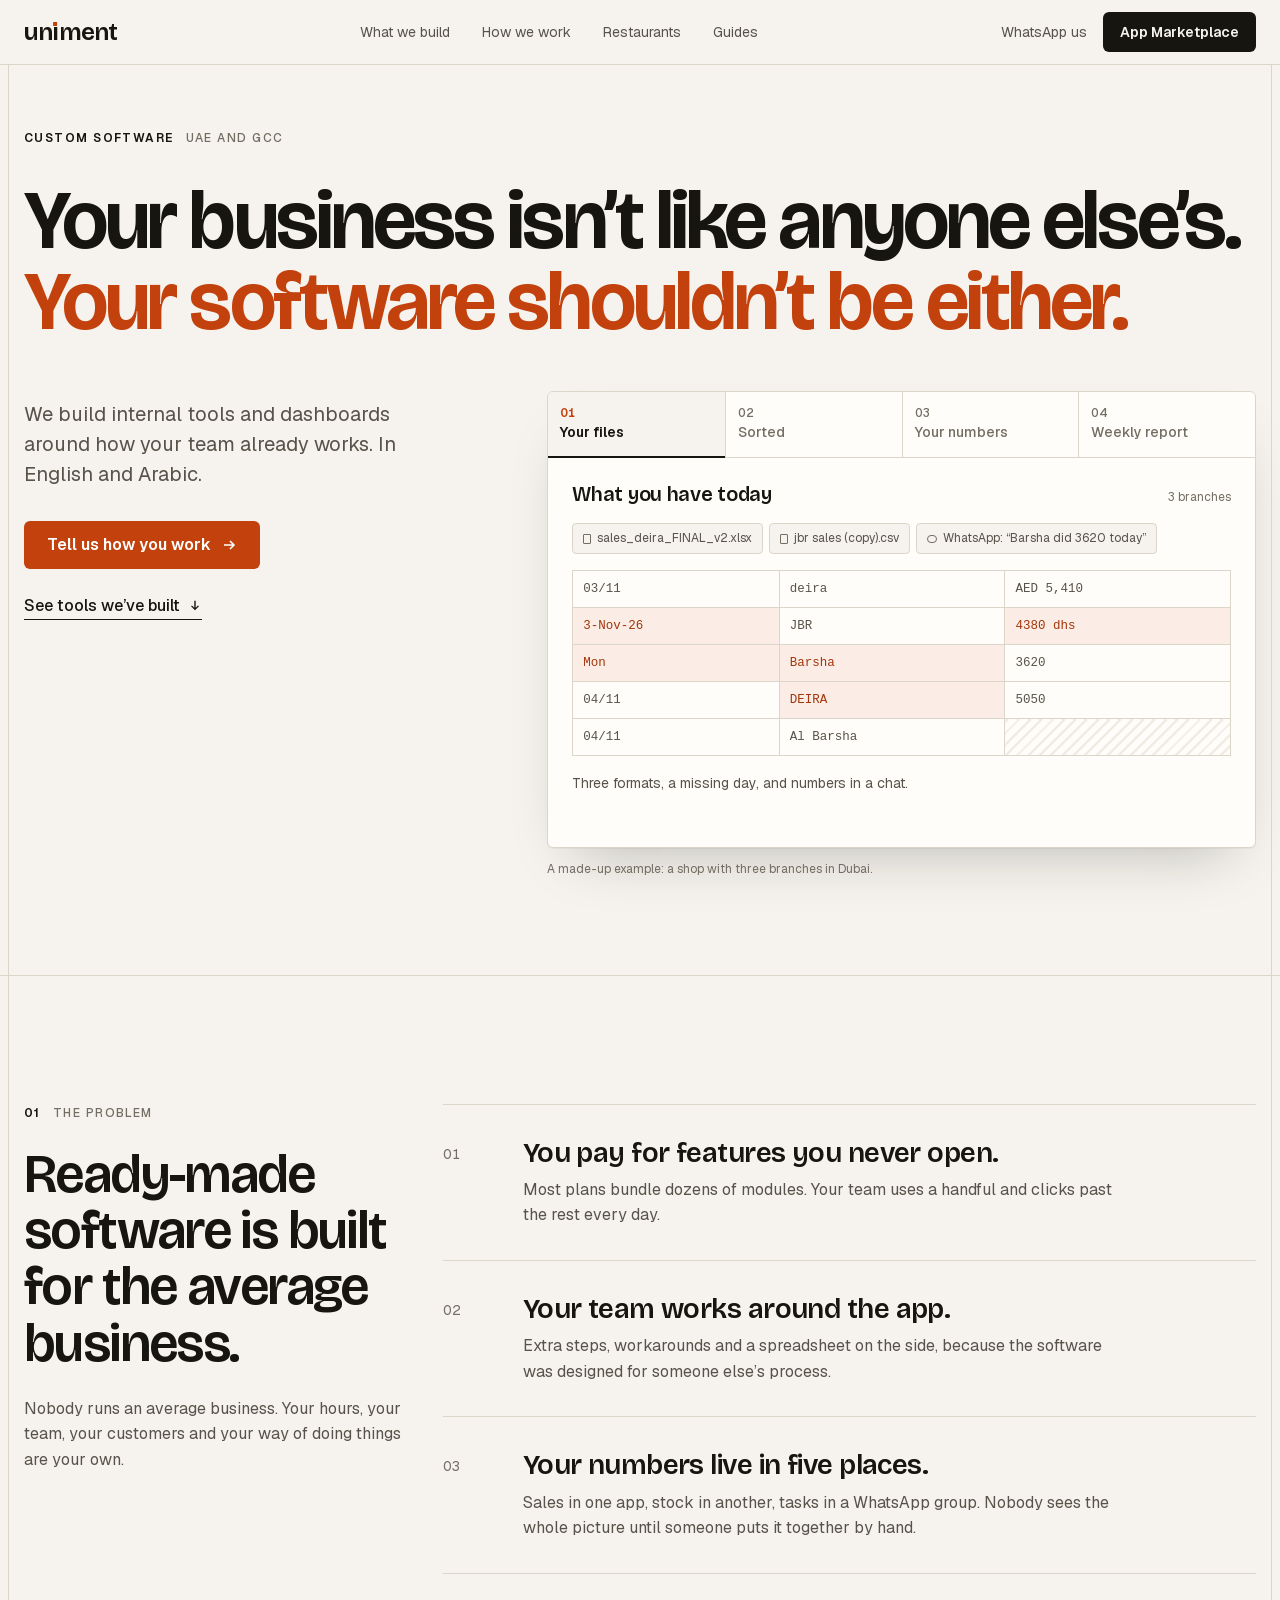
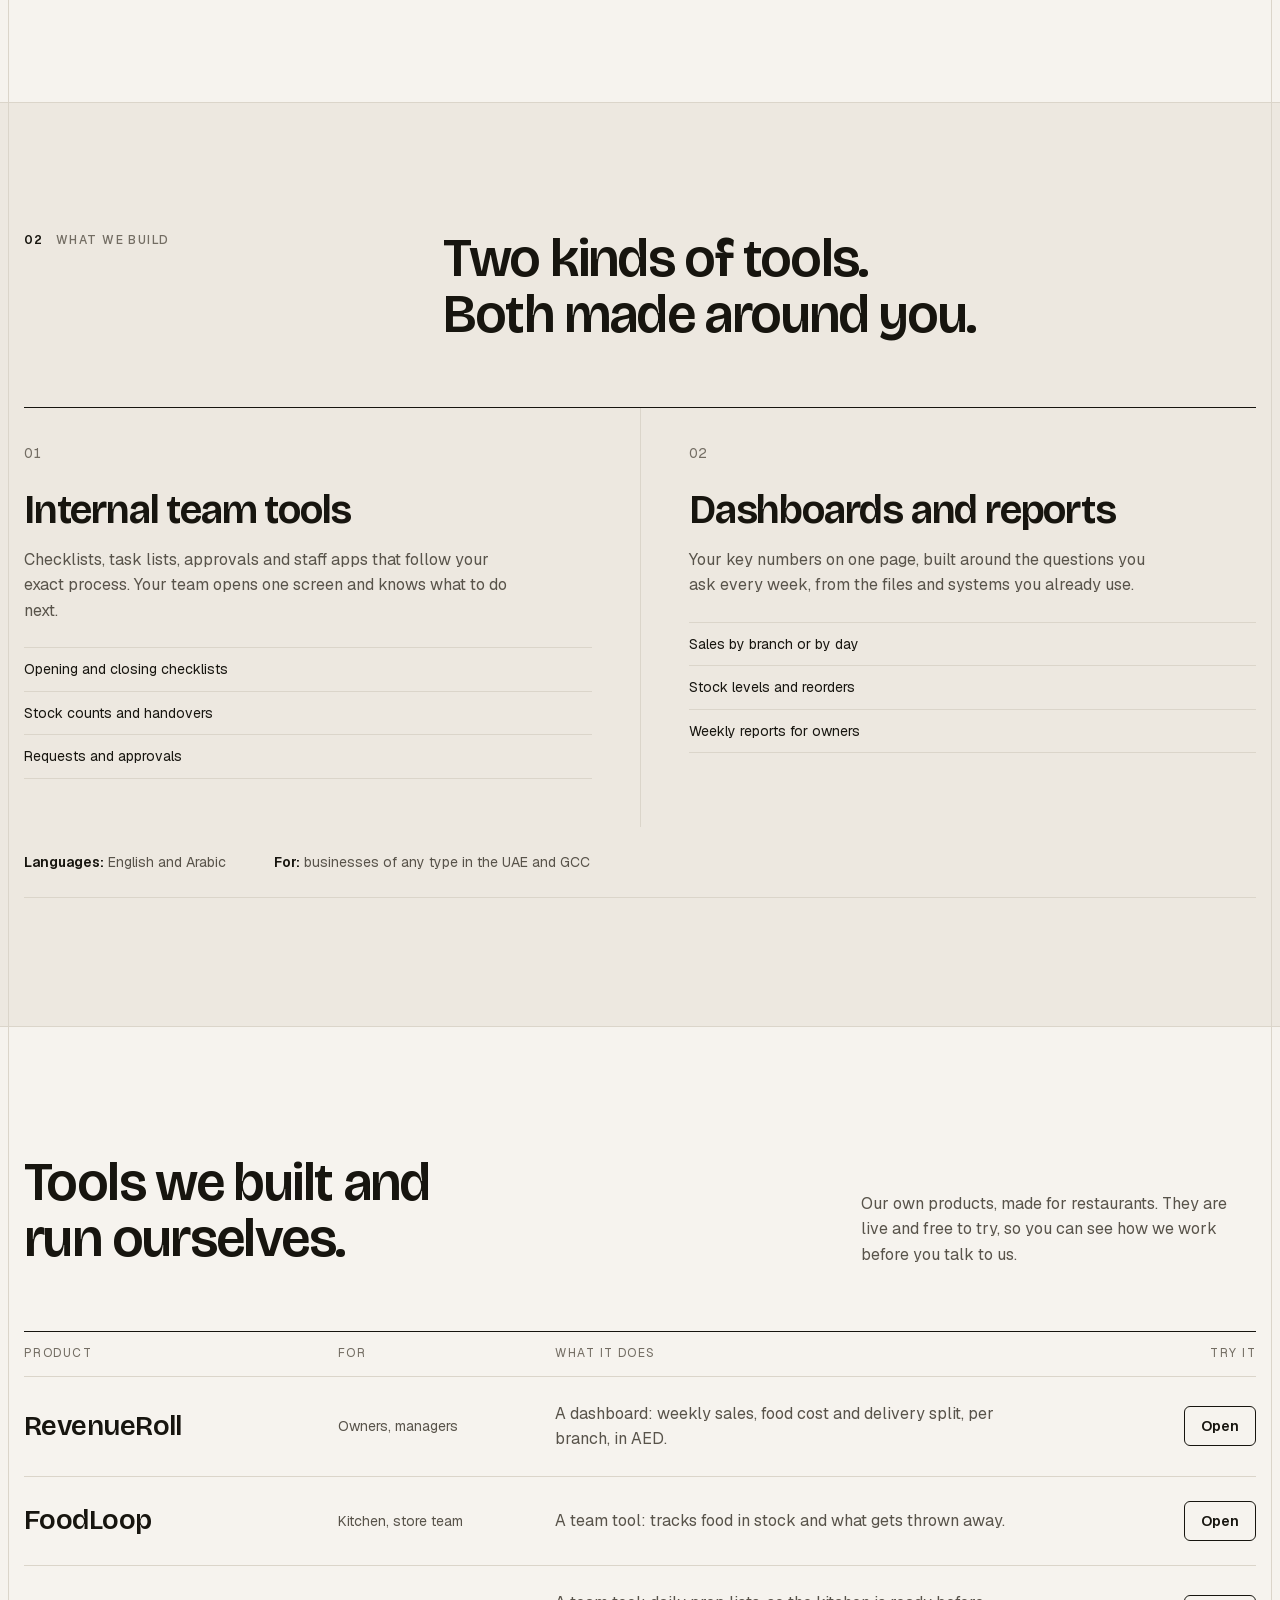
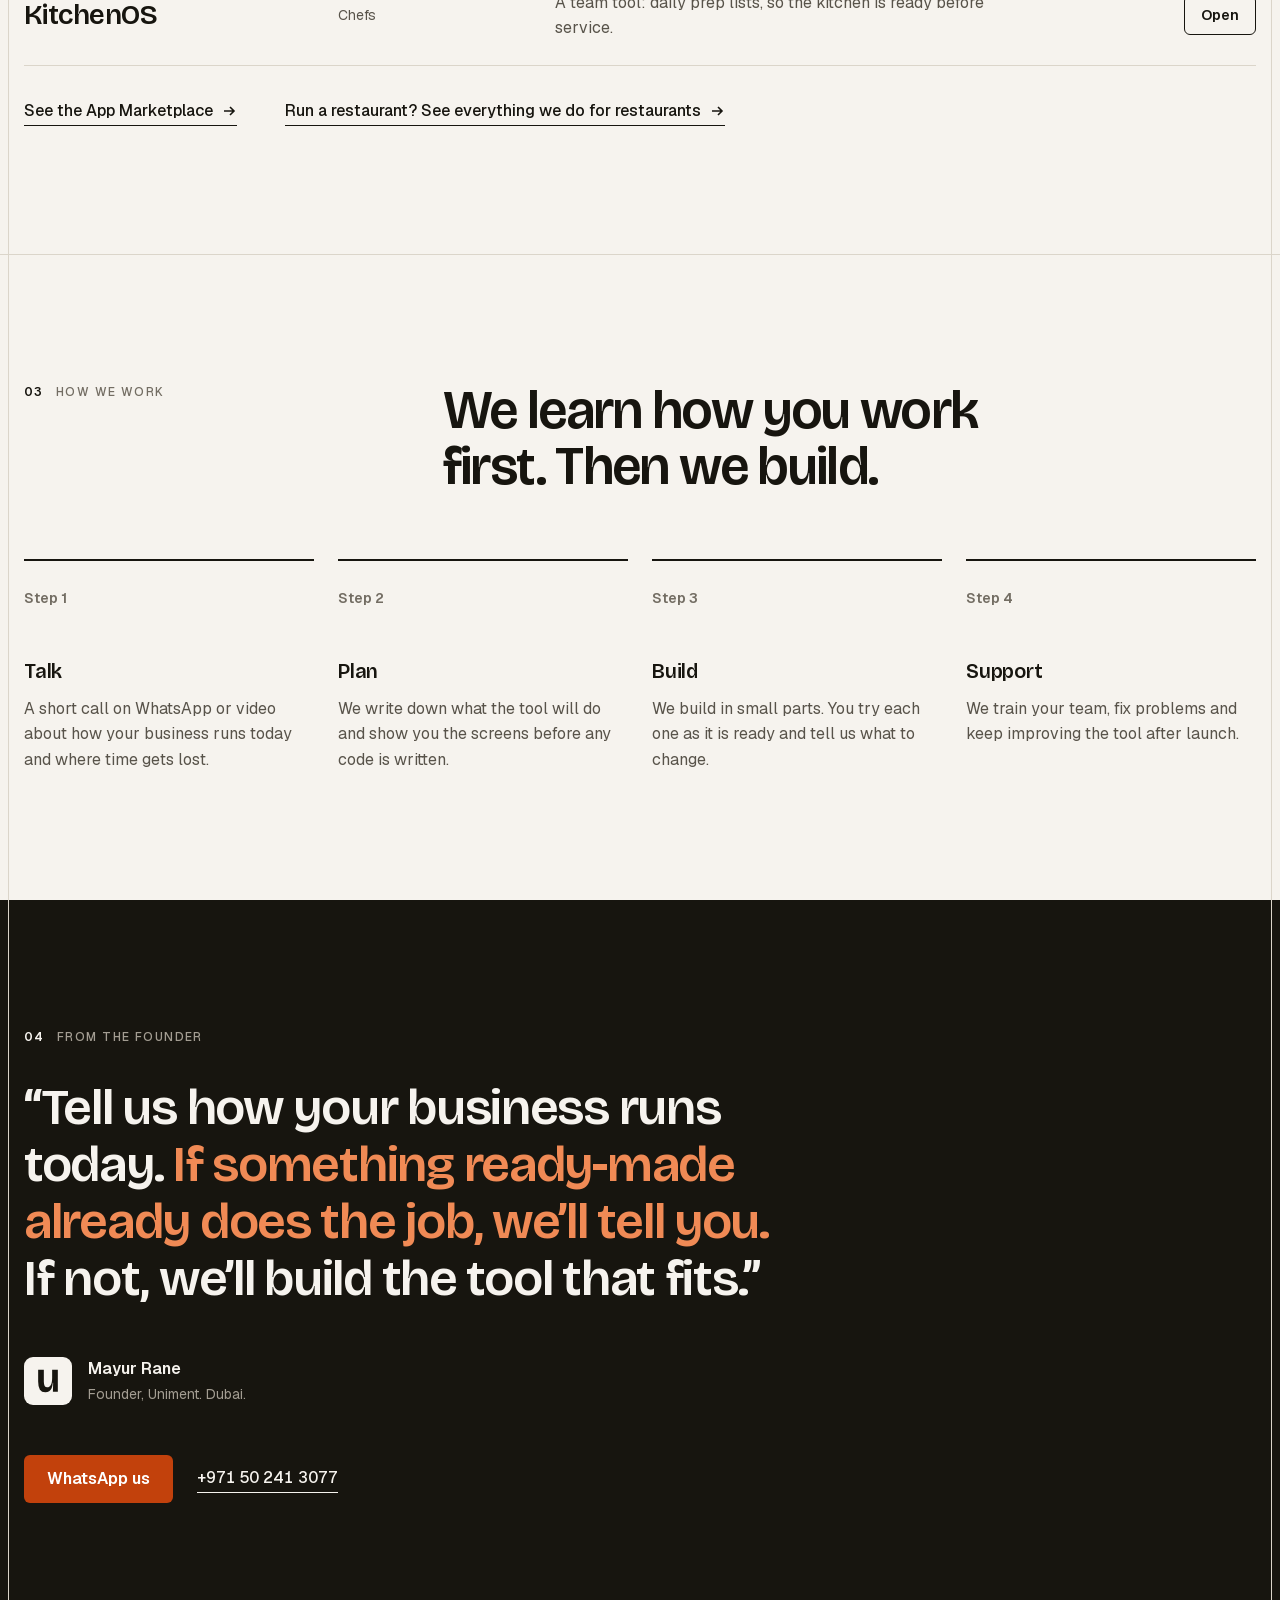
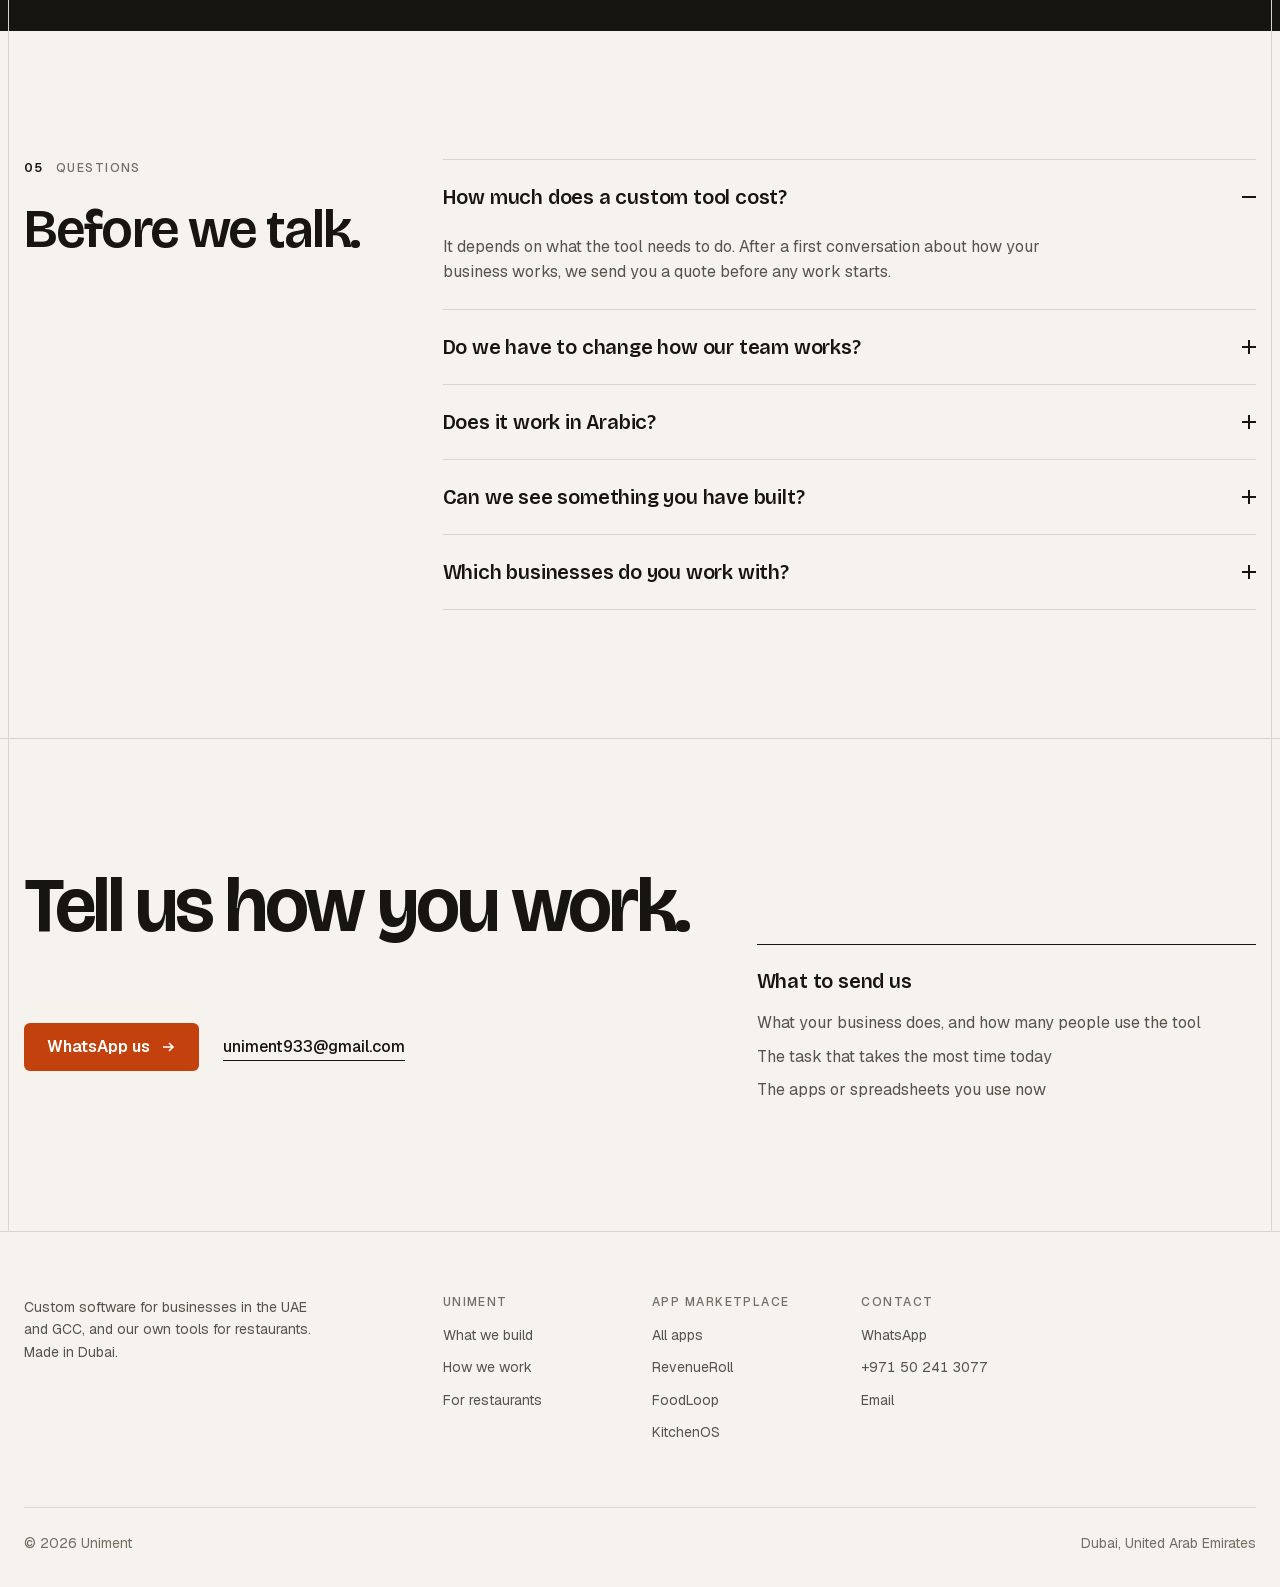
<file: index.html>
<!DOCTYPE html>
<html lang="en">
  <head>
    <meta charset="UTF-8" />
    <meta name="viewport" content="width=device-width, initial-scale=1.0" />
    <meta name="theme-color" content="#F6F3EE" />
    <link rel="icon" href="favicon.ico" sizes="48x48" />
    <link rel="icon" href="logo.svg" type="image/svg+xml" />
    <link rel="apple-touch-icon" href="apple-touch-icon.png" />
    <title>Uniment: Custom Software for Businesses in the UAE and GCC</title>
    <meta name="description" content="We build internal team tools and dashboards around how your business already works. In English and Arabic, for businesses in the UAE and GCC." />

    <link rel="canonical" href="https://uniment.ae/" />
    <meta name="robots" content="index, follow, max-snippet:-1, max-image-preview:large" />
    <meta name="author" content="Uniment" />

    <meta property="og:type" content="website" />
    <meta property="og:url" content="https://uniment.ae/" />
    <meta property="og:title" content="Uniment: Custom Software for Businesses in the UAE and GCC" />
    <meta property="og:description" content="We build internal team tools and dashboards around how your business already works. In English and Arabic, for businesses in the UAE and GCC." />
    <meta property="og:image" content="https://uniment.ae/og-image.jpg" />
    <meta property="og:image:type" content="image/jpeg" />
    <meta property="og:image:width" content="1200" />
    <meta property="og:image:height" content="630" />
    <meta property="og:image:alt" content="Uniment: your business isn't like anyone else's. Your software shouldn't be either." />
    <meta property="og:site_name" content="Uniment" />
    <meta property="og:locale" content="en_AE" />

    <meta name="twitter:card" content="summary_large_image" />
    <meta name="twitter:title" content="Uniment: Custom Software for Businesses in the UAE and GCC" />
    <meta name="twitter:description" content="We build internal team tools and dashboards around how your business already works. In English and Arabic, for businesses in the UAE and GCC." />
    <meta name="twitter:image" content="https://uniment.ae/og-image.jpg" />
    <meta name="twitter:image:alt" content="Uniment: your business isn't like anyone else's. Your software shouldn't be either." />

    <!-- Structured Data: Organization -->
    <script type="application/ld+json">
{
  "@context": "https://schema.org",
  "@type": "Organization",
  "name": "Uniment",
  "url": "https://uniment.ae",
  "logo": "https://uniment.ae/logo.svg",
  "description": "Uniment builds custom internal tools and dashboards for businesses in the UAE and GCC, in English and Arabic. It also makes RevenueRoll, FoodLoop and KitchenOS for restaurants.",
  "foundingLocation": {
    "@type": "Place",
    "address": {
      "@type": "PostalAddress",
      "addressLocality": "Dubai",
      "addressRegion": "Dubai",
      "addressCountry": "AE"
    }
  },
  "founder": {
    "@type": "Person",
    "name": "Mayur Rane",
    "jobTitle": "Founder"
  },
  "contactPoint": {
    "@type": "ContactPoint",
    "telephone": "+971502413077",
    "contactType": "sales",
    "areaServed": [
      "AE",
      "SA",
      "QA",
      "KW",
      "BH",
      "OM"
    ],
    "availableLanguage": [
      "English",
      "Arabic"
    ]
  }
}
    </script>

    <!-- Structured Data: FAQPage (keep in sync with the visible FAQ) -->
    <script type="application/ld+json">
{
  "@context": "https://schema.org",
  "@type": "FAQPage",
  "mainEntity": [
    {
      "@type": "Question",
      "name": "How much does a custom tool cost?",
      "acceptedAnswer": {
        "@type": "Answer",
        "text": "It depends on what the tool needs to do. After a first conversation about how your business works, we send you a quote before any work starts."
      }
    },
    {
      "@type": "Question",
      "name": "Do we have to change how our team works?",
      "acceptedAnswer": {
        "@type": "Answer",
        "text": "No. That is the point. We start from how your team works today and build the tool around it."
      }
    },
    {
      "@type": "Question",
      "name": "Does it work in Arabic?",
      "acceptedAnswer": {
        "@type": "Answer",
        "text": "Yes. We build in English and Arabic, including right-to-left screens."
      }
    },
    {
      "@type": "Question",
      "name": "Can we see something you have built?",
      "acceptedAnswer": {
        "@type": "Answer",
        "text": "Yes. RevenueRoll, FoodLoop and KitchenOS are our own tools for restaurants. They are live and free to try."
      }
    },
    {
      "@type": "Question",
      "name": "Which businesses do you work with?",
      "acceptedAnswer": {
        "@type": "Answer",
        "text": "Businesses of any type in the UAE and GCC. Most of our own tools so far are for restaurants and cafes."
      }
    }
  ]
}
    </script>

    <link rel="preload" href="fonts/bricolage-grotesque-latin.woff2" as="font" type="font/woff2" crossorigin>
    <link rel="preload" href="fonts/geist-latin.woff2" as="font" type="font/woff2" crossorigin>
    <link rel="stylesheet" href="css/fonts.css">
    <link rel="stylesheet" href="css/site.css">

    <script defer data-domain="uniment.ae" src="https://plausible.io/js/script.js"></script>
  </head>

  <body>
    <a class="skip-link" href="#main">Skip to content</a>

    <!-- NAV -->
    <header class="nav">
      <div class="wrap nav-in">
        <a href="./" class="brand" aria-label="Uniment home">
          <span class="brand-word">un<span class="i">&#305;</span>ment</span>
        </a>

        <nav class="nav-links" aria-label="Main">
          <a href="#build">What we build</a>
          <a href="#process">How we work</a>
          <a href="restaurants/">Restaurants</a>
          <a href="blog/">Guides</a>
        </nav>

        <div class="nav-cta">
          <a class="quiet" href="https://wa.me/971502413077?text=Hi%20Uniment%2C%20I%27d%20like%20to%20talk%20about%20a%20custom%20tool%20for%20my%20business." target="_blank" rel="noopener">WhatsApp us</a>
          <a class="btn btn-ink btn-sm" href="marketplace/">App Marketplace</a>
          <button class="menu-btn" id="menu-btn" aria-expanded="false" aria-controls="menu" aria-label="Open menu">
            <svg width="20" height="20" viewBox="0 0 20 20" fill="none" stroke="currentColor" stroke-width="1.5" aria-hidden="true">
              <path class="i-open" d="M2 6h16M2 14h16"/>
              <path class="i-close" d="M4 4l12 12M16 4L4 16" style="display:none"/>
            </svg>
          </button>
        </div>
      </div>
      <div class="menu" id="menu">
        <a class="row" href="#build">What we build <span aria-hidden="true">&rarr;</span></a>
        <a class="row" href="#process">How we work <span aria-hidden="true">&rarr;</span></a>
        <a class="row" href="restaurants/">Restaurants <span aria-hidden="true">&rarr;</span></a>
        <a class="row" href="blog/">Guides <span aria-hidden="true">&rarr;</span></a>
        <a class="btn btn-primary" href="marketplace/">App Marketplace</a>
        <a class="btn btn-line" style="margin-top:8px" href="https://wa.me/971502413077?text=Hi%20Uniment%2C%20I%27d%20like%20to%20talk%20about%20a%20custom%20tool%20for%20my%20business." target="_blank" rel="noopener">WhatsApp us</a>
      </div>
    </header>

    <main id="main" tabindex="-1" class="rails">

      <!-- HERO -->
      <section class="hero">
        <div class="wrap">
          <p class="tag"><b>Custom software</b> UAE and GCC</p>
          <div class="grid">
            <h1 class="display" style="max-width:none">Your business isn&rsquo;t like anyone else&rsquo;s. <em class="line">Your software shouldn&rsquo;t be either.</em></h1>
          </div>
          <div class="grid hero-row">
            <div class="hero-copy-wide">
              <p class="lede">We build internal tools and dashboards around how your team already works. In English and Arabic.</p>
              <div class="hero-actions">
                <a class="btn btn-primary" href="https://wa.me/971502413077?text=Hi%20Uniment%2C%20I%27d%20like%20to%20talk%20about%20a%20custom%20tool%20for%20my%20business." target="_blank" rel="noopener">Tell us how you work <svg class="arrow" width="16" height="16" viewBox="0 0 16 16" fill="none" stroke="currentColor" stroke-width="1.6" aria-hidden="true"><path d="M3 8h10M9 4l4 4-4 4"/></svg></a>
                <a class="link" href="#tools">See tools we&rsquo;ve built <svg class="arrow down" width="14" height="14" viewBox="0 0 16 16" fill="none" stroke="currentColor" stroke-width="1.6" aria-hidden="true"><path d="M8 3v10M4 9l4 4 4-4"/></svg></a>
              </div>
            </div>

            <figure class="flow" id="flow" aria-label="Example: how a custom dashboard turns messy files into a weekly report, in 4 steps">
              <div class="flow-win">
                <div class="steps-nav" role="tablist" aria-label="Steps">
                  <button role="tab" id="st-1" aria-controls="pn-1" aria-selected="true" aria-label="Step 1: your files"><span class="k">01</span><span class="label">Your files</span></button>
                  <button role="tab" id="st-2" aria-controls="pn-2" aria-selected="false" tabindex="-1" aria-label="Step 2: sorted"><span class="k">02</span><span class="label">Sorted</span></button>
                  <button role="tab" id="st-3" aria-controls="pn-3" aria-selected="false" tabindex="-1" aria-label="Step 3: your numbers"><span class="k">03</span><span class="label">Your numbers</span></button>
                  <button role="tab" id="st-4" aria-controls="pn-4" aria-selected="false" tabindex="-1" aria-label="Step 4: weekly report"><span class="k">04</span><span class="label">Weekly report</span></button>
                </div>

                <div class="stage">
                  <!-- 1. Messy files -->
                  <div class="pane on" id="pn-1" role="tabpanel" aria-labelledby="st-1">
                    <div class="pane-head"><h3>What you have today</h3><span>3 branches</span></div>
                    <div class="files">
                      <span class="file r" style="--i:0">sales_deira_FINAL_v2.xlsx</span>
                      <span class="file r" style="--i:1">jbr sales (copy).csv</span>
                      <span class="file chat r" style="--i:2">WhatsApp: &ldquo;Barsha did 3620 today&rdquo;</span>
                    </div>
                    <table class="sheet messy r" style="--i:3">
                      <tr><td>03/11</td><td>deira</td><td>AED 5,410</td></tr>
                      <tr><td class="bad">3-Nov-26</td><td>JBR</td><td class="bad">4380 dhs</td></tr>
                      <tr><td class="bad">Mon</td><td class="bad">Barsha</td><td>3620</td></tr>
                      <tr><td>04/11</td><td class="bad">DEIRA</td><td>5050</td></tr>
                      <tr><td>04/11</td><td>Al Barsha</td><td class="blank"></td></tr>
                    </table>
                    <p class="pane-note r" style="--i:4">Three formats, a missing day, and numbers in a chat.</p>
                  </div>

                  <!-- 2. Sorted -->
                  <div class="pane" id="pn-2" role="tabpanel" aria-labelledby="st-2">
                    <div class="pane-head"><h3>One clean list</h3><span>Done for you</span></div>
                    <table class="sheet clean r" style="--i:0">
                      <tr><th>Date</th><th>Branch</th><th>Sales, AED</th></tr>
                      <tr><td>Mon 3 Nov</td><td>Deira</td><td class="num">5,410</td></tr>
                      <tr><td>Mon 3 Nov</td><td>JBR</td><td class="num">4,380</td></tr>
                      <tr><td>Mon 3 Nov</td><td>Al Barsha</td><td class="num">3,620</td></tr>
                      <tr><td>Tue 4 Nov</td><td>Deira</td><td class="num">5,050</td></tr>
                      <tr><td>Tue 4 Nov</td><td>Al Barsha</td><td class="num">2,960</td></tr>
                    </table>
                    <div class="checks r" style="--i:1">
                      <span>Dates and names matched</span><span>AED everywhere</span><span class="warn">1 missing day filled from the POS</span>
                    </div>
                    <p class="pane-note r" style="--i:2">Plus 16 more rows for the week.</p>
                  </div>

                  <!-- 3. Numbers -->
                  <div class="pane" id="pn-3" role="tabpanel" aria-labelledby="st-3">
                    <div class="pane-head"><h3>The numbers that matter</h3><span>3 to 9 Nov</span></div>
                    <dl class="tiles">
                      <div class="r" style="--i:0"><dt>Sales this week</dt><dd class="num">96,420</dd><small class="up">+6.1% vs last week</small></div>
                      <div class="r" style="--i:1"><dt>Best branch</dt><dd>Deira</dd><small class="num">41% of sales</small></div>
                      <div class="r" style="--i:2"><dt>Slowest day</dt><dd>Tuesday</dd><small>in all 3 branches</small></div>
                    </dl>
                    <p class="pane-note r" style="--i:3">Only the numbers you asked for. Nothing to scroll past.</p>
                  </div>

                  <!-- 4. Report -->
                  <div class="pane" id="pn-4" role="tabpanel" aria-labelledby="st-4">
                    <div class="pane-head"><h3>Monday report</h3><span>Sales by branch, AED</span></div>
                    <div class="hbars">
                      <div class="hbar hi" style="--i:0"><span>Deira</span><span class="track"><span class="fill" style="--w:100%"></span></span><span class="v num">39,530</span></div>
                      <div class="hbar" style="--i:1"><span>JBR</span><span class="track"><span class="fill" style="--w:80.5%"></span></span><span class="v num">31,820</span></div>
                      <div class="hbar" style="--i:2"><span>Al Barsha</span><span class="track"><span class="fill" style="--w:63.4%"></span></span><span class="v num">25,070</span></div>
                    </div>
                    <p class="takeaway r" style="--i:3"><b>This week</b>Tuesday is your slowest day in every branch. Try a weekday offer at Al Barsha first.</p>
                    <p class="sent r" style="--i:4">Sent to the owner every Monday at 8:00.</p>
                  </div>
                </div>
              </div>
              <figcaption>A made-up example: a shop with three branches in Dubai.</figcaption>
            </figure>
          </div>
        </div>
      </section>

      <!-- THE PROBLEM -->
      <section class="section block" id="problem">
        <div class="wrap grid">
          <div class="side">
            <div class="stick">
              <p class="tag"><b>01</b> The problem</p>
              <h2 class="h2">Ready-made software is built for the average business.</h2>
              <p class="body">Nobody runs an average business. Your hours, your team, your customers and your way of doing things are your own.</p>
            </div>
          </div>
          <ol class="main problems">
            <li>
              <span class="i num">01</span>
              <div><h3>You pay for features you never open.</h3><p>Most plans bundle dozens of modules. Your team uses a handful and clicks past the rest every day.</p></div>
            </li>
            <li>
              <span class="i num">02</span>
              <div><h3>Your team works around the app.</h3><p>Extra steps, workarounds and a spreadsheet on the side, because the software was designed for someone else&rsquo;s process.</p></div>
            </li>
            <li>
              <span class="i num">03</span>
              <div><h3>Your numbers live in five places.</h3><p>Sales in one app, stock in another, tasks in a WhatsApp group. Nobody sees the whole picture until someone puts it together by hand.</p></div>
            </li>
          </ol>
        </div>
      </section>

      <!-- WHAT WE BUILD -->
      <section class="section block local" id="build">
        <div class="wrap">
          <div class="grid">
            <div class="side"><p class="tag"><b>02</b> What we build</p></div>
            <div class="main" style="margin-top:0"><h2 class="h2">Two kinds of tools. Both made around you.</h2></div>
          </div>
          <div class="offers">
            <div class="offer">
              <span class="n num">01</span>
              <h3>Internal team tools</h3>
              <p>Checklists, task lists, approvals and staff apps that follow your exact process. Your team opens one screen and knows what to do next.</p>
              <ul>
                <li>Opening and closing checklists</li>
                <li>Stock counts and handovers</li>
                <li>Requests and approvals</li>
              </ul>
            </div>
            <div class="offer">
              <span class="n num">02</span>
              <h3>Dashboards and reports</h3>
              <p>Your key numbers on one page, built around the questions you ask every week, from the files and systems you already use.</p>
              <ul>
                <li>Sales by branch or by day</li>
                <li>Stock levels and reorders</li>
                <li>Weekly reports for owners</li>
              </ul>
            </div>
          </div>
          <div class="build-meta">
            <span><strong>Languages:</strong> English and Arabic</span>
            <span><strong>For:</strong> businesses of any type in the UAE and GCC</span>
          </div>
        </div>
      </section>

      <!-- OUR TOOLS -->
      <section class="section products" id="tools">
        <div class="wrap">
          <div class="grid products-head">
            <h2 class="h2">Tools we built and run ourselves.</h2>
            <p class="body">Our own products, made for restaurants. They are live and free to try, so you can see how we work before you talk to us.</p>
          </div>

          <div class="ptable" role="table" aria-label="Uniment products">
            <div class="prow th" role="row">
              <span role="columnheader">Product</span><span role="columnheader">For</span><span role="columnheader">What it does</span><span role="columnheader" style="justify-self:end">Try it</span>
            </div>
            <div class="prow" role="row">
              <span class="name" role="cell">RevenueRoll</span>
              <span class="for" role="cell">Owners, managers</span>
              <span class="what" role="cell">A dashboard: weekly sales, food cost and delivery split, per branch, in AED.</span>
              <span class="go" role="cell"><a class="btn btn-line btn-sm" href="https://paulkpi-frontend-for-frontend.vercel.app/auth/login" aria-label="Open RevenueRoll">Open</a></span>
            </div>
            <div class="prow" role="row">
              <span class="name" role="cell">FoodLoop</span>
              <span class="for" role="cell">Kitchen, store team</span>
              <span class="what" role="cell">A team tool: tracks food in stock and what gets thrown away.</span>
              <span class="go" role="cell"><a class="btn btn-line btn-sm" href="https://foodloop-dusky.vercel.app/login" target="_blank" rel="noopener" aria-label="Open FoodLoop">Open</a></span>
            </div>
            <div class="prow" role="row">
              <span class="name" role="cell">KitchenOS</span>
              <span class="for" role="cell">Chefs</span>
              <span class="what" role="cell">A team tool: daily prep lists, so the kitchen is ready before service.</span>
              <span class="go" role="cell"><a class="btn btn-line btn-sm" href="https://kitchenos-66faf.web.app/auth" target="_blank" rel="noopener" aria-label="Open KitchenOS">Open</a></span>
            </div>
          </div>
          <p style="margin-top:var(--s-4);display:flex;flex-wrap:wrap;gap:var(--s-2) var(--s-5)"><a class="link" href="marketplace/">See the App Marketplace <svg class="arrow" width="16" height="16" viewBox="0 0 16 16" fill="none" stroke="currentColor" stroke-width="1.6" aria-hidden="true"><path d="M3 8h10M9 4l4 4-4 4"/></svg></a><a class="link" href="restaurants/">Run a restaurant? See everything we do for restaurants <svg class="arrow" width="16" height="16" viewBox="0 0 16 16" fill="none" stroke="currentColor" stroke-width="1.6" aria-hidden="true"><path d="M3 8h10M9 4l4 4-4 4"/></svg></a></p>
        </div>
      </section>

      <!-- HOW WE WORK -->
      <!-- DRAFT: confirm these four steps are true before publishing. -->
      <section class="section block" id="process">
        <div class="wrap">
          <div class="grid">
            <div class="side"><p class="tag"><b>03</b> How we work</p></div>
            <div class="main" style="margin-top:0"><h2 class="h2">We learn how you work first. Then we build.</h2></div>
          </div>
          <ol class="steps steps-4">
            <li class="step">
              <span class="n num">Step 1</span>
              <h3 class="h3">Talk</h3>
              <p>A short call on WhatsApp or video about how your business runs today and where time gets lost.</p>
            </li>
            <li class="step">
              <span class="n num">Step 2</span>
              <h3 class="h3">Plan</h3>
              <p>We write down what the tool will do and show you the screens before any code is written.</p>
            </li>
            <li class="step">
              <span class="n num">Step 3</span>
              <h3 class="h3">Build</h3>
              <p>We build in small parts. You try each one as it is ready and tell us what to change.</p>
            </li>
            <li class="step">
              <span class="n num">Step 4</span>
              <h3 class="h3">Support</h3>
              <p>We train your team, fix problems and keep improving the tool after launch.</p>
            </li>
          </ol>
        </div>
      </section>

      <!-- FOUNDER -->
      <section class="founder block">
        <div class="wrap">
          <p class="tag" style="margin-bottom:var(--s-4)"><b style="color:var(--paper)">04</b> From the founder</p>
          <div class="grid">
            <!-- DRAFT: replace with Mayur's own words. -->
            <blockquote>
              &ldquo;Tell us how your business runs today. <span>If something ready-made already does the job, we&rsquo;ll tell you.</span> If not, we&rsquo;ll build the tool that fits.&rdquo;
            </blockquote>
          </div>
          <div class="sig">
            <svg class="icon" viewBox="0 0 64 64" aria-hidden="true"><rect width="64" height="64" rx="12" fill="#F6F3EE"/><path transform="translate(16.944 46.232) scale(0.05584 -0.05584)" fill="#17150F" d="M205.75 -13.75Q117.75 -13.75 76.125 48.5Q34.5 110.75 34.5 240.25V523.5H170.25V241.75Q170.25 168 189.875 137.125Q209.5 106.25 250.25 106.25Q277.25 106.25 299.0 119.625Q320.75 133 336.5 160.375Q352.25 187.75 360.5 230.625Q368.75 273.5 368.75 333.5V523.5H504.25V247.75L504.75 0H386.75L392.25 211.5H384.75Q377.5 132.75 355.875 83.125Q334.25 33.5 297.125 9.875Q260 -13.75 205.75 -13.75Z"/></svg>
            <span><span class="who">Mayur Rane</span><br><span class="role">Founder, Uniment. Dubai.</span></span>
          </div>
          <div class="founder-actions">
            <a class="btn btn-primary" href="https://wa.me/971502413077?text=Hi%20Uniment%2C%20I%27d%20like%20to%20talk%20about%20a%20custom%20tool%20for%20my%20business." target="_blank" rel="noopener">WhatsApp us</a>
            <a class="link" href="tel:+971502413077"><span class="num">+971 50 241 3077</span></a>
          </div>
        </div>
      </section>

      <!-- FAQ -->
      <section class="block faq" id="faq">
        <div class="wrap grid">
          <div class="side">
            <div class="stick">
              <p class="tag"><b>05</b> Questions</p>
              <h2 class="h2">Before we talk.</h2>
            </div>
          </div>
          <div class="main">
            <details open>
              <summary>How much does a custom tool cost?<span class="pm" aria-hidden="true"></span></summary>
              <p>It depends on what the tool needs to do. After a first conversation about how your business works, we send you a quote before any work starts.</p>
            </details>
            <details>
              <summary>Do we have to change how our team works?<span class="pm" aria-hidden="true"></span></summary>
              <p>No. That is the point. We start from how your team works today and build the tool around it.</p>
            </details>
            <details>
              <summary>Does it work in Arabic?<span class="pm" aria-hidden="true"></span></summary>
              <p>Yes. We build in English and Arabic, including right-to-left screens.</p>
            </details>
            <details>
              <summary>Can we see something you have built?<span class="pm" aria-hidden="true"></span></summary>
              <p>Yes. RevenueRoll, FoodLoop and KitchenOS are our own tools for restaurants. They are live and free to try.</p>
            </details>
            <details>
              <summary>Which businesses do you work with?<span class="pm" aria-hidden="true"></span></summary>
              <p>Businesses of any type in the UAE and GCC. Most of our own tools so far are for restaurants and cafes.</p>
            </details>
          </div>
        </div>
      </section>

      <!-- CLOSING -->
      <section class="section close" id="contact">
        <div class="wrap grid">
          <h2 class="display">Tell us how you work.</h2>
          <div class="close-actions">
            <a class="btn btn-primary" href="https://wa.me/971502413077?text=Hi%20Uniment%2C%20I%27d%20like%20to%20talk%20about%20a%20custom%20tool%20for%20my%20business." target="_blank" rel="noopener">WhatsApp us <svg class="arrow" width="16" height="16" viewBox="0 0 16 16" fill="none" stroke="currentColor" stroke-width="1.6" aria-hidden="true"><path d="M3 8h10M9 4l4 4-4 4"/></svg></a>
            <a class="link" href="mailto:uniment933@gmail.com?subject=Custom%20software%20for%20my%20business">uniment933@gmail.com</a>
          </div>
          <div class="close-note">
            <h3 class="h3">What to send us</h3>
            <ul class="body">
              <li>What your business does, and how many people use the tool</li>
              <li>The task that takes the most time today</li>
              <li>The apps or spreadsheets you use now</li>
            </ul>
          </div>
        </div>
      </section>
    </main>

    <!-- FOOTER -->
    <footer class="foot">
      <div class="wrap">
        <div class="grid foot-top">
          <div class="foot-brand">
            <p style="margin-top:0">Custom software for businesses in the UAE and GCC, and our own tools for restaurants. Made in Dubai.</p>
          </div>
          <div class="foot-col">
            <h3>Uniment</h3>
            <ul>
              <li><a href="#build">What we build</a></li>
              <li><a href="#process">How we work</a></li>
              <li><a href="restaurants/">For restaurants</a></li>
            </ul>
          </div>
          <div class="foot-col">
            <h3>App Marketplace</h3>
            <ul>
              <li><a href="marketplace/">All apps</a></li>
              <li><a href="https://paulkpi-frontend-for-frontend.vercel.app/auth/login">RevenueRoll</a></li>
              <li><a href="https://foodloop-dusky.vercel.app/login" target="_blank" rel="noopener">FoodLoop</a></li>
              <li><a href="https://kitchenos-66faf.web.app/auth" target="_blank" rel="noopener">KitchenOS</a></li>
            </ul>
          </div>
          <div class="foot-col">
            <h3>Contact</h3>
            <ul>
              <li><a href="https://wa.me/971502413077" target="_blank" rel="noopener">WhatsApp</a></li>
              <li><a href="tel:+971502413077" class="num">+971 50 241 3077</a></li>
              <li><a href="mailto:uniment933@gmail.com">Email</a></li>
            </ul>
          </div>
        </div>
        <div class="foot-base">
          <span>&copy; 2026 Uniment</span>
          <span>Dubai, United Arab Emirates</span>
        </div>
      </div>
    </footer>

    <script>
      // Mobile menu
      (() => {
        const btn = document.getElementById("menu-btn");
        const menu = document.getElementById("menu");
        if (!btn || !menu) return;
        const open = btn.querySelector(".i-open"), close = btn.querySelector(".i-close");
        const set = (on) => {
          menu.classList.toggle("open", on);
          btn.setAttribute("aria-expanded", String(on));
          btn.setAttribute("aria-label", on ? "Close menu" : "Open menu");
          open.style.display = on ? "none" : "";
          close.style.display = on ? "" : "none";
        };
        btn.addEventListener("click", () => set(btn.getAttribute("aria-expanded") !== "true"));
        menu.addEventListener("click", (e) => { if (e.target.closest("a")) set(false); });
        document.addEventListener("keydown", (e) => {
          if (e.key === "Escape" && btn.getAttribute("aria-expanded") === "true") { set(false); btn.focus(); }
        });
        window.matchMedia("(min-width: 901px)").addEventListener("change", (e) => { if (e.matches) set(false); });
      })();

      // Hero steps: plays 1 to 4 on a loop. Clicking or using the arrow keys
      // stops it. Hover pauses it. Under reduced motion it never auto-plays.
      (() => {
        const flow = document.getElementById("flow");
        if (!flow) return;
        const tabs = [...flow.querySelectorAll('[role="tab"]')];
        const panes = tabs.map((t) => document.getElementById(t.getAttribute("aria-controls")));
        const STEP_MS = 4500;
        flow.style.setProperty("--step-ms", STEP_MS + "ms");
        let cur = 0, timer = null, stopped = false;

        const show = (i, focus) => {
          cur = i;
          tabs.forEach((t, j) => {
            const on = j === i;
            t.setAttribute("aria-selected", String(on));
            t.tabIndex = on ? 0 : -1;
            panes[j].classList.toggle("on", on);
            panes[j].inert = !on;
            panes[j].setAttribute("aria-hidden", String(!on));
          });
          if (focus) tabs[i].focus();
        };
        const play = () => {
          if (stopped) return;
          clearTimeout(timer);
          flow.classList.remove("playing"); void flow.offsetWidth; flow.classList.add("playing");
          timer = setTimeout(() => { show((cur + 1) % tabs.length); play(); }, STEP_MS);
        };
        const pause = () => { clearTimeout(timer); flow.classList.remove("playing"); };
        const stop = () => { stopped = true; pause(); };

        tabs.forEach((t, i) => {
          t.addEventListener("click", () => { stop(); show(i); });
          t.addEventListener("keydown", (e) => {
            if (e.key !== "ArrowRight" && e.key !== "ArrowLeft") return;
            e.preventDefault(); stop();
            show((i + (e.key === "ArrowRight" ? 1 : tabs.length - 1)) % tabs.length, true);
          });
        });
        show(0);
        if (window.matchMedia("(prefers-reduced-motion: reduce)").matches) return;
        flow.addEventListener("pointerenter", pause);
        flow.addEventListener("pointerleave", play);
        // Only play while the hero is on screen
        new IntersectionObserver(([e]) => (e.isIntersecting ? play() : pause())).observe(flow);
      })();
    </script>
  </body>
</html>
</file>
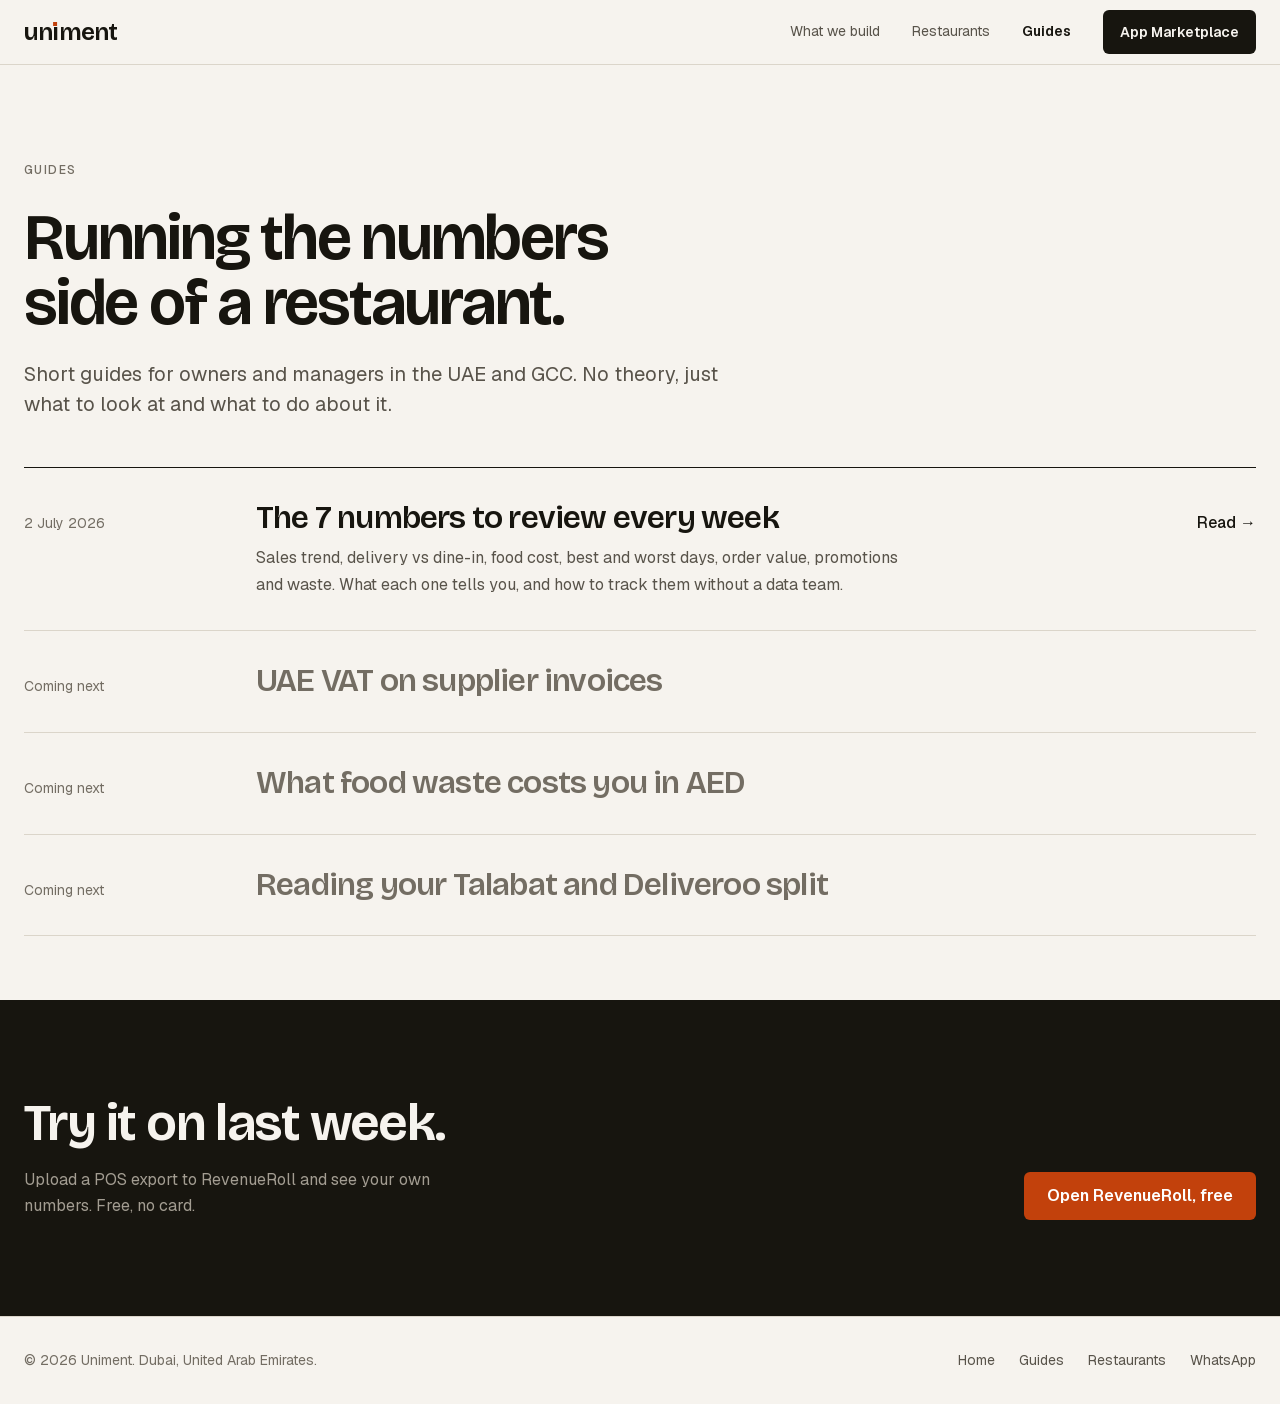
<file: blog/index.html>
<!DOCTYPE html>
<html lang="en">
  <head>
    <meta charset="UTF-8" />
    <meta name="viewport" content="width=device-width, initial-scale=1.0" />
    <meta name="theme-color" content="#F6F3EE" />
    <link rel="icon" href="../favicon.ico" sizes="48x48" />
    <link rel="icon" href="../logo.svg" type="image/svg+xml" />
    <link rel="apple-touch-icon" href="../apple-touch-icon.png" />
    <title>Guides for UAE Restaurant Owners | Uniment</title>
    <meta name="description" content="Short, practical guides for restaurant owners in the UAE and GCC: weekly numbers, food cost, waste and delivery app sales. Written by the team building Uniment." />

    <link rel="canonical" href="https://uniment.ae/blog/" />
    <meta name="robots" content="index, follow, max-snippet:-1, max-image-preview:large" />
    <meta name="author" content="Uniment" />

    <!-- Open Graph -->
    <meta property="og:type" content="website" />
    <meta property="og:url" content="https://uniment.ae/blog/" />
    <meta property="og:title" content="Guides for UAE Restaurant Owners | Uniment" />
    <meta property="og:description" content="Short, practical guides for restaurant owners in the UAE and GCC: weekly numbers, food cost, waste and delivery app sales. Written by the team building Uniment." />
    <meta property="og:image" content="https://uniment.ae/og-image.jpg" />
    <meta property="og:image:type" content="image/jpeg" />
    <meta property="og:image:width" content="1200" />
    <meta property="og:image:height" content="630" />
    <meta property="og:image:alt" content="Uniment restaurant dashboard" />
    <meta property="og:site_name" content="Uniment" />
    <meta property="og:locale" content="en_AE" />

    <!-- Twitter Card -->
    <meta name="twitter:card" content="summary_large_image" />
    <meta name="twitter:title" content="Guides for UAE Restaurant Owners | Uniment" />
    <meta name="twitter:description" content="Short, practical guides for restaurant owners in the UAE and GCC: weekly numbers, food cost, waste and delivery app sales. Written by the team building Uniment." />
    <meta name="twitter:image" content="https://uniment.ae/og-image.jpg" />
    <meta name="twitter:image:alt" content="Uniment restaurant dashboard" />

    <!-- Structured Data: Blog -->
    <script type="application/ld+json">
    {
      "@context": "https://schema.org",
      "@type": "Blog",
      "@id": "https://uniment.ae/blog/",
      "name": "Uniment Blog",
      "description": "Short, practical guides for restaurant owners in the UAE and GCC: weekly numbers, food cost, waste and delivery app sales. Written by the team building Uniment.",
      "url": "https://uniment.ae/blog/",
      "inLanguage": "en-AE",
      "publisher": {
        "@type": "Organization",
        "name": "Uniment",
        "url": "https://uniment.ae",
        "logo": { "@type": "ImageObject", "url": "https://uniment.ae/logo.svg" }
      },
      "blogPost": [
        {
          "@type": "BlogPosting",
          "headline": "Restaurant KPI Dashboard: The 7 Numbers to Review Every Week",
          "url": "https://uniment.ae/blog/restaurant-kpi-dashboard-weekly-numbers/",
          "datePublished": "2026-07-02",
          "author": { "@type": "Person", "name": "Mayur Rane" }
        }
      ]
    }
    </script>

    <link rel="preload" href="../fonts/bricolage-grotesque-latin.woff2" as="font" type="font/woff2" crossorigin>
    <link rel="preload" href="../fonts/geist-latin.woff2" as="font" type="font/woff2" crossorigin>
    <link rel="stylesheet" href="../css/fonts.css">
    <link rel="stylesheet" href="../blog/blog.css" />

    <script defer data-domain="uniment.ae" src="https://plausible.io/js/script.js"></script>
  </head>
  <body>
    <a class="skip-link" href="#main">Skip to content</a>
    <header class="nav">
      <div class="wrap nav-in">
        <a href="../" class="brand" aria-label="Uniment home">
          <span class="brand-word">un<span class="i">&#305;</span>ment</span>
        </a>
        <nav class="nav-links" aria-label="Main">
          <a href="../#build" class="hide-mobile">What we build</a>
          <a href="../restaurants/" class="hide-mobile">Restaurants</a>
          <a href="../blog/" aria-current="page">Guides</a>
          <a class="btn btn-ink btn-sm" href="../marketplace/">App Marketplace</a>
        </nav>
      </div>
    </header>

    <main id="main" tabindex="-1">
      <div class="wrap">
        <header class="page-header">
          <p class="eyebrow">Guides</p>
          <h1>Running the numbers side of a restaurant.</h1>
          <p class="lede">Short guides for owners and managers in the UAE and GCC. No theory, just what to look at and what to do about it.</p>
        </header>

        <div class="post-list">
          <a class="post-row" href="../blog/restaurant-kpi-dashboard-weekly-numbers/">
            <span class="post-date"><time datetime="2026-07-02">2 July 2026</time></span>
            <div>
              <h2>The 7 numbers to review every week</h2>
              <p>Sales trend, delivery vs dine-in, food cost, best and worst days, order value, promotions and waste. What each one tells you, and how to track them without a data team.</p>
            </div>
            <span class="read-more" aria-hidden="true">Read &rarr;</span>
          </a>
          <div class="post-row soon">
            <span class="post-date">Coming next</span>
            <div><h2>UAE VAT on supplier invoices</h2></div>
            <span></span>
          </div>
          <div class="post-row soon">
            <span class="post-date">Coming next</span>
            <div><h2>What food waste costs you in AED</h2></div>
            <span></span>
          </div>
          <div class="post-row soon">
            <span class="post-date">Coming next</span>
            <div><h2>Reading your Talabat and Deliveroo split</h2></div>
            <span></span>
          </div>
        </div>
      </div>
      <section class="cta">
        <div class="wrap cta-in">
          <div>
            <h2>Try it on last week.</h2>
            <p>Upload a POS export to RevenueRoll and see your own numbers. Free, no card.</p>
          </div>
          <a class="btn" href="https://paulkpi-frontend-for-frontend.vercel.app/auth/login">Open RevenueRoll, free</a>
        </div>
      </section>
    </main>

    <footer class="foot">
      <div class="wrap foot-in">
        <span>&copy; 2026 Uniment. Dubai, United Arab Emirates.</span>
        <nav aria-label="Footer">
          <a href="../">Home</a>
          <a href="../blog/">Guides</a>
          <a href="../restaurants/">Restaurants</a>
          <a href="https://wa.me/971502413077" target="_blank" rel="noopener">WhatsApp</a>
        </nav>
      </div>
    </footer>
  </body>
</html>
</file>
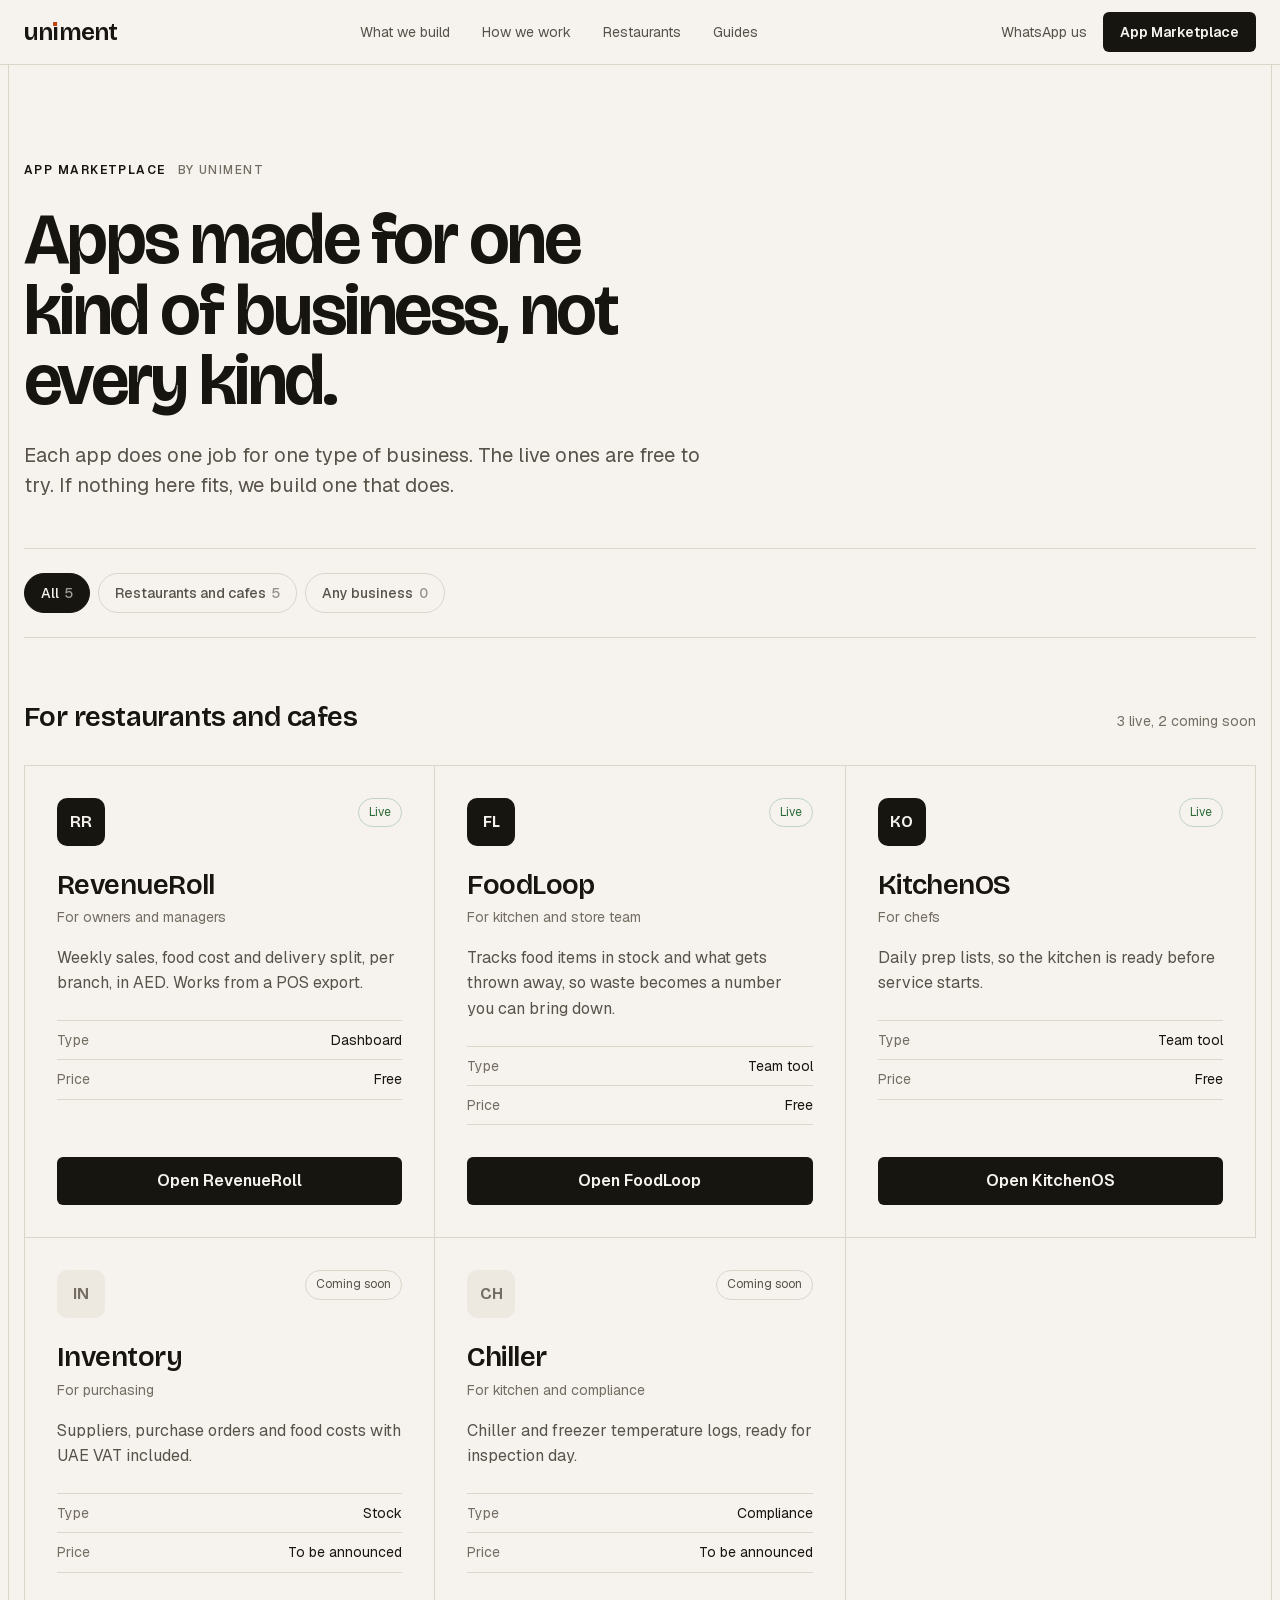
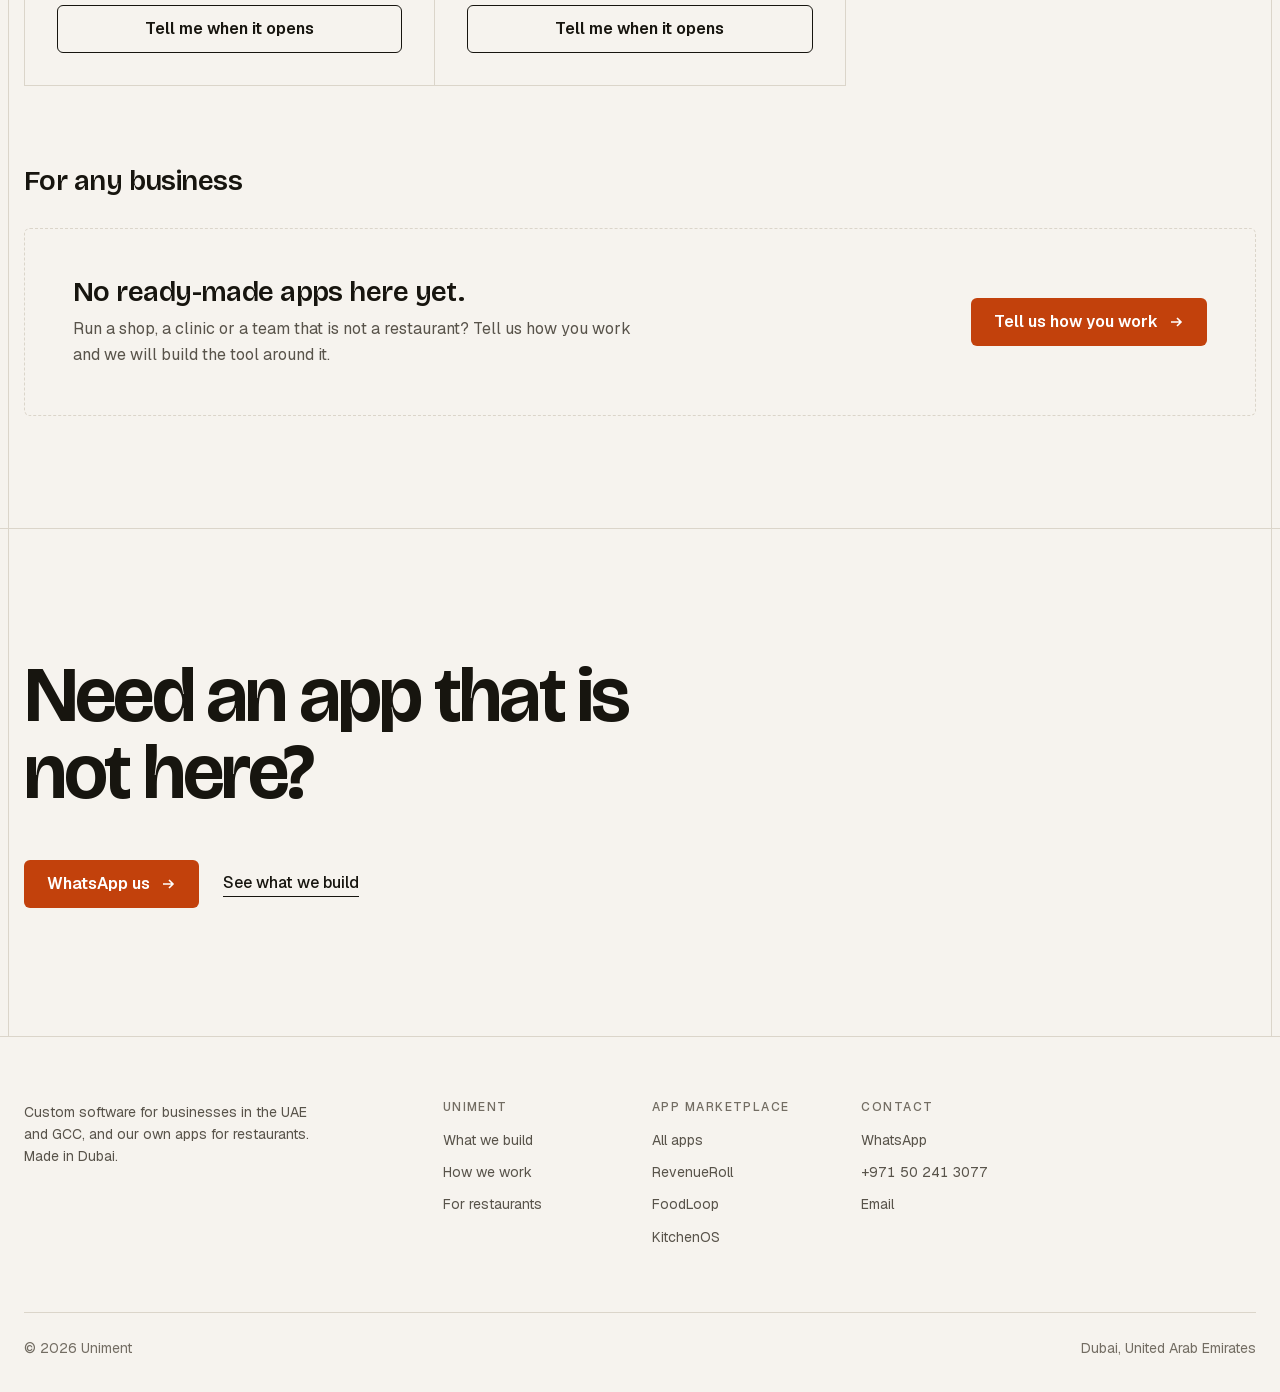
<file: marketplace/index.html>
<!DOCTYPE html>
<html lang="en">
  <head>
    <meta charset="UTF-8" />
    <meta name="viewport" content="width=device-width, initial-scale=1.0" />
    <meta name="theme-color" content="#F6F3EE" />
    <link rel="icon" href="../favicon.ico" sizes="48x48" />
    <link rel="icon" href="../logo.svg" type="image/svg+xml" />
    <link rel="apple-touch-icon" href="../apple-touch-icon.png" />
    <title>App Marketplace | Uniment</title>
    <meta name="description" content="Apps by Uniment, each made for one kind of business. RevenueRoll, FoodLoop and KitchenOS are live and free to try. Inventory and Chiller are coming soon." />

    <link rel="canonical" href="https://uniment.ae/marketplace/" />
    <meta name="robots" content="index, follow, max-snippet:-1, max-image-preview:large" />
    <meta property="og:type" content="website" />
    <meta property="og:url" content="https://uniment.ae/marketplace/" />
    <meta property="og:title" content="App Marketplace | Uniment" />
    <meta property="og:description" content="Apps by Uniment, each made for one kind of business. RevenueRoll, FoodLoop and KitchenOS are live and free to try. Inventory and Chiller are coming soon." />
    <meta property="og:image" content="https://uniment.ae/og-image.jpg" />
    <meta property="og:image:width" content="1200" />
    <meta property="og:image:height" content="630" />
    <meta property="og:site_name" content="Uniment" />
    <meta property="og:locale" content="en_AE" />
    <meta name="twitter:card" content="summary_large_image" />
    <meta name="twitter:title" content="App Marketplace | Uniment" />
    <meta name="twitter:description" content="Apps by Uniment, each made for one kind of business. RevenueRoll, FoodLoop and KitchenOS are live and free to try. Inventory and Chiller are coming soon." />
    <meta name="twitter:image" content="https://uniment.ae/og-image.jpg" />

    <link rel="preload" href="../fonts/bricolage-grotesque-latin.woff2" as="font" type="font/woff2" crossorigin>
    <link rel="preload" href="../fonts/geist-latin.woff2" as="font" type="font/woff2" crossorigin>
    <link rel="stylesheet" href="../css/fonts.css">
    <link rel="stylesheet" href="../css/site.css">

    <script defer data-domain="uniment.ae" src="https://plausible.io/js/script.js"></script>
  </head>

  <body>
    <a class="skip-link" href="#main">Skip to content</a>

    <header class="nav">
      <div class="wrap nav-in">
        <a href="../" class="brand" aria-label="Uniment home">
          <span class="brand-word">un<span class="i">&#305;</span>ment</span>
        </a>
        <nav class="nav-links" aria-label="Main">
          <a href="../#build">What we build</a>
          <a href="../#process">How we work</a>
          <a href="../restaurants/">Restaurants</a>
          <a href="../blog/">Guides</a>
        </nav>
        <div class="nav-cta">
          <a class="quiet" href="https://wa.me/971502413077?text=Hi%20Uniment%2C%20I%27d%20like%20to%20talk%20about%20a%20custom%20tool%20for%20my%20business." target="_blank" rel="noopener">WhatsApp us</a>
          <a class="btn btn-ink btn-sm" href="./" aria-current="page">App Marketplace</a>
          <button class="menu-btn" id="menu-btn" aria-expanded="false" aria-controls="menu" aria-label="Open menu">
            <svg width="20" height="20" viewBox="0 0 20 20" fill="none" stroke="currentColor" stroke-width="1.5" aria-hidden="true">
              <path class="i-open" d="M2 6h16M2 14h16"/>
              <path class="i-close" d="M4 4l12 12M16 4L4 16" style="display:none"/>
            </svg>
          </button>
        </div>
      </div>
      <div class="menu" id="menu">
        <a class="row" href="../#build">What we build <span aria-hidden="true">&rarr;</span></a>
        <a class="row" href="../#process">How we work <span aria-hidden="true">&rarr;</span></a>
        <a class="row" href="../restaurants/">Restaurants <span aria-hidden="true">&rarr;</span></a>
        <a class="row" href="../blog/">Guides <span aria-hidden="true">&rarr;</span></a>
        <a class="btn btn-primary" href="./" aria-current="page">App Marketplace</a>
        <a class="btn btn-line" style="margin-top:8px" href="https://wa.me/971502413077?text=Hi%20Uniment%2C%20I%27d%20like%20to%20talk%20about%20a%20custom%20tool%20for%20my%20business." target="_blank" rel="noopener">WhatsApp us</a>
      </div>
    </header>

    <main id="main" tabindex="-1" class="rails">
      <div class="wrap">
        <header class="mk-head">
          <p class="tag"><b>App Marketplace</b> By Uniment</p>
          <h1 class="display">Apps made for one kind of business, not every kind.</h1>
          <p class="lede">Each app does one job for one type of business. The live ones are free to try. If nothing here fits, we build one that does.</p>
        </header>

        <div class="filters" role="group" aria-label="Filter apps by business type">
          <button type="button" data-filter="all" aria-pressed="true">All<span class="count">5</span></button>
          <button type="button" data-filter="restaurants" aria-pressed="false">Restaurants and cafes<span class="count">5</span></button>
          <button type="button" data-filter="any" aria-pressed="false">Any business<span class="count">0</span></button>
        </div>

        <section class="mk-group" data-group="restaurants" aria-labelledby="g-rest">
          <div class="mk-group-head">
            <h2 id="g-rest">For restaurants and cafes</h2>
            <p class="num">3 live, 2 coming soon</p>
          </div>
          <div class="apps">
              <article class="app">
                <div class="app-top"><span class="app-icon" aria-hidden="true">RR</span><span class="badge live">Live</span></div>
                <h3>RevenueRoll</h3>
                <p class="for">For owners and managers</p>
                <p class="desc">Weekly sales, food cost and delivery split, per branch, in AED. Works from a POS export.</p>
                <dl>
                  <div><dt>Type</dt><dd>Dashboard</dd></div>
                  <div><dt>Price</dt><dd>Free</dd></div>
                </dl>
                <div class="act"><a class="btn btn-ink" href="https://paulkpi-frontend-for-frontend.vercel.app/auth/login" aria-label="Open RevenueRoll">Open RevenueRoll</a></div>
              </article>
              <article class="app">
                <div class="app-top"><span class="app-icon" aria-hidden="true">FL</span><span class="badge live">Live</span></div>
                <h3>FoodLoop</h3>
                <p class="for">For kitchen and store team</p>
                <p class="desc">Tracks food items in stock and what gets thrown away, so waste becomes a number you can bring down.</p>
                <dl>
                  <div><dt>Type</dt><dd>Team tool</dd></div>
                  <div><dt>Price</dt><dd>Free</dd></div>
                </dl>
                <div class="act"><a class="btn btn-ink" href="https://foodloop-dusky.vercel.app/login" target="_blank" rel="noopener" aria-label="Open FoodLoop">Open FoodLoop</a></div>
              </article>
              <article class="app">
                <div class="app-top"><span class="app-icon" aria-hidden="true">KO</span><span class="badge live">Live</span></div>
                <h3>KitchenOS</h3>
                <p class="for">For chefs</p>
                <p class="desc">Daily prep lists, so the kitchen is ready before service starts.</p>
                <dl>
                  <div><dt>Type</dt><dd>Team tool</dd></div>
                  <div><dt>Price</dt><dd>Free</dd></div>
                </dl>
                <div class="act"><a class="btn btn-ink" href="https://kitchenos-66faf.web.app/auth" target="_blank" rel="noopener" aria-label="Open KitchenOS">Open KitchenOS</a></div>
              </article>
              <article class="app soon">
                <div class="app-top"><span class="app-icon" aria-hidden="true">IN</span><span class="badge">Coming soon</span></div>
                <h3>Inventory</h3>
                <p class="for">For purchasing</p>
                <p class="desc">Suppliers, purchase orders and food costs with UAE VAT included.</p>
                <dl>
                  <div><dt>Type</dt><dd>Stock</dd></div>
                  <div><dt>Price</dt><dd>To be announced</dd></div>
                </dl>
                <div class="act"><a class="btn btn-line" href="../restaurants/#notify" aria-label="Get told when Inventory opens">Tell me when it opens</a></div>
              </article>
              <article class="app soon">
                <div class="app-top"><span class="app-icon" aria-hidden="true">CH</span><span class="badge">Coming soon</span></div>
                <h3>Chiller</h3>
                <p class="for">For kitchen and compliance</p>
                <p class="desc">Chiller and freezer temperature logs, ready for inspection day.</p>
                <dl>
                  <div><dt>Type</dt><dd>Compliance</dd></div>
                  <div><dt>Price</dt><dd>To be announced</dd></div>
                </dl>
                <div class="act"><a class="btn btn-line" href="../restaurants/#notify" aria-label="Get told when Chiller opens">Tell me when it opens</a></div>
              </article>
          </div>
        </section>

        <section class="mk-group" data-group="any" aria-labelledby="g-any">
          <div class="mk-group-head">
            <h2 id="g-any">For any business</h2>
          </div>
          <div class="empty">
            <div>
              <h3>No ready-made apps here yet.</h3>
              <p>Run a shop, a clinic or a team that is not a restaurant? Tell us how you work and we will build the tool around it.</p>
            </div>
            <a class="btn btn-primary" href="https://wa.me/971502413077?text=Hi%20Uniment%2C%20I%27d%20like%20to%20talk%20about%20a%20custom%20tool%20for%20my%20business." target="_blank" rel="noopener">Tell us how you work <svg class="arrow" width="16" height="16" viewBox="0 0 16 16" fill="none" stroke="currentColor" stroke-width="1.6" aria-hidden="true"><path d="M3 8h10M9 4l4 4-4 4"/></svg></a>
          </div>
        </section>
      </div>

      <section class="section close" style="margin-top:var(--s-7)">
        <div class="wrap grid">
          <h2 class="display">Need an app that is not here?</h2>
          <div class="close-actions">
            <a class="btn btn-primary" href="https://wa.me/971502413077?text=Hi%20Uniment%2C%20I%27d%20like%20to%20talk%20about%20a%20custom%20tool%20for%20my%20business." target="_blank" rel="noopener">WhatsApp us <svg class="arrow" width="16" height="16" viewBox="0 0 16 16" fill="none" stroke="currentColor" stroke-width="1.6" aria-hidden="true"><path d="M3 8h10M9 4l4 4-4 4"/></svg></a>
            <a class="link" href="../#build">See what we build</a>
          </div>
        </div>
      </section>
    </main>

    <footer class="foot">
      <div class="wrap">
        <div class="grid foot-top">
          <div class="foot-brand">
            <p style="margin-top:0">Custom software for businesses in the UAE and GCC, and our own apps for restaurants. Made in Dubai.</p>
          </div>
          <div class="foot-col">
            <h3>Uniment</h3>
            <ul>
              <li><a href="../#build">What we build</a></li>
              <li><a href="../#process">How we work</a></li>
              <li><a href="../restaurants/">For restaurants</a></li>
            </ul>
          </div>
          <div class="foot-col">
            <h3>App Marketplace</h3>
            <ul>
              <li><a href="./">All apps</a></li>
              <li><a href="https://paulkpi-frontend-for-frontend.vercel.app/auth/login">RevenueRoll</a></li>
              <li><a href="https://foodloop-dusky.vercel.app/login" target="_blank" rel="noopener">FoodLoop</a></li>
              <li><a href="https://kitchenos-66faf.web.app/auth" target="_blank" rel="noopener">KitchenOS</a></li>
            </ul>
          </div>
          <div class="foot-col">
            <h3>Contact</h3>
            <ul>
              <li><a href="https://wa.me/971502413077" target="_blank" rel="noopener">WhatsApp</a></li>
              <li><a href="tel:+971502413077" class="num">+971 50 241 3077</a></li>
              <li><a href="mailto:uniment933@gmail.com">Email</a></li>
            </ul>
          </div>
        </div>
        <div class="foot-base">
          <span>&copy; 2026 Uniment</span>
          <span>Dubai, United Arab Emirates</span>
        </div>
      </div>
    </footer>

    <script>
      // Mobile menu
      (() => {
        const btn = document.getElementById("menu-btn");
        const menu = document.getElementById("menu");
        if (!btn || !menu) return;
        const open = btn.querySelector(".i-open"), close = btn.querySelector(".i-close");
        const set = (on) => {
          menu.classList.toggle("open", on);
          btn.setAttribute("aria-expanded", String(on));
          btn.setAttribute("aria-label", on ? "Close menu" : "Open menu");
          open.style.display = on ? "none" : "";
          close.style.display = on ? "" : "none";
        };
        btn.addEventListener("click", () => set(btn.getAttribute("aria-expanded") !== "true"));
        menu.addEventListener("click", (e) => { if (e.target.closest("a")) set(false); });
        document.addEventListener("keydown", (e) => {
          if (e.key === "Escape" && btn.getAttribute("aria-expanded") === "true") { set(false); btn.focus(); }
        });
        window.matchMedia("(min-width: 901px)").addEventListener("change", (e) => { if (e.matches) set(false); });
      })();

      // Filters: show one business type, or all. Without JS every group is visible.
      (() => {
        const buttons = [...document.querySelectorAll("[data-filter]")];
        const groups = [...document.querySelectorAll("[data-group]")];
        buttons.forEach((b) => b.addEventListener("click", () => {
          const f = b.dataset.filter;
          buttons.forEach((x) => x.setAttribute("aria-pressed", String(x === b)));
          groups.forEach((g) => { g.hidden = f !== "all" && g.dataset.group !== f; });
        }));
      })();
    </script>
  </body>
</html>
</file>
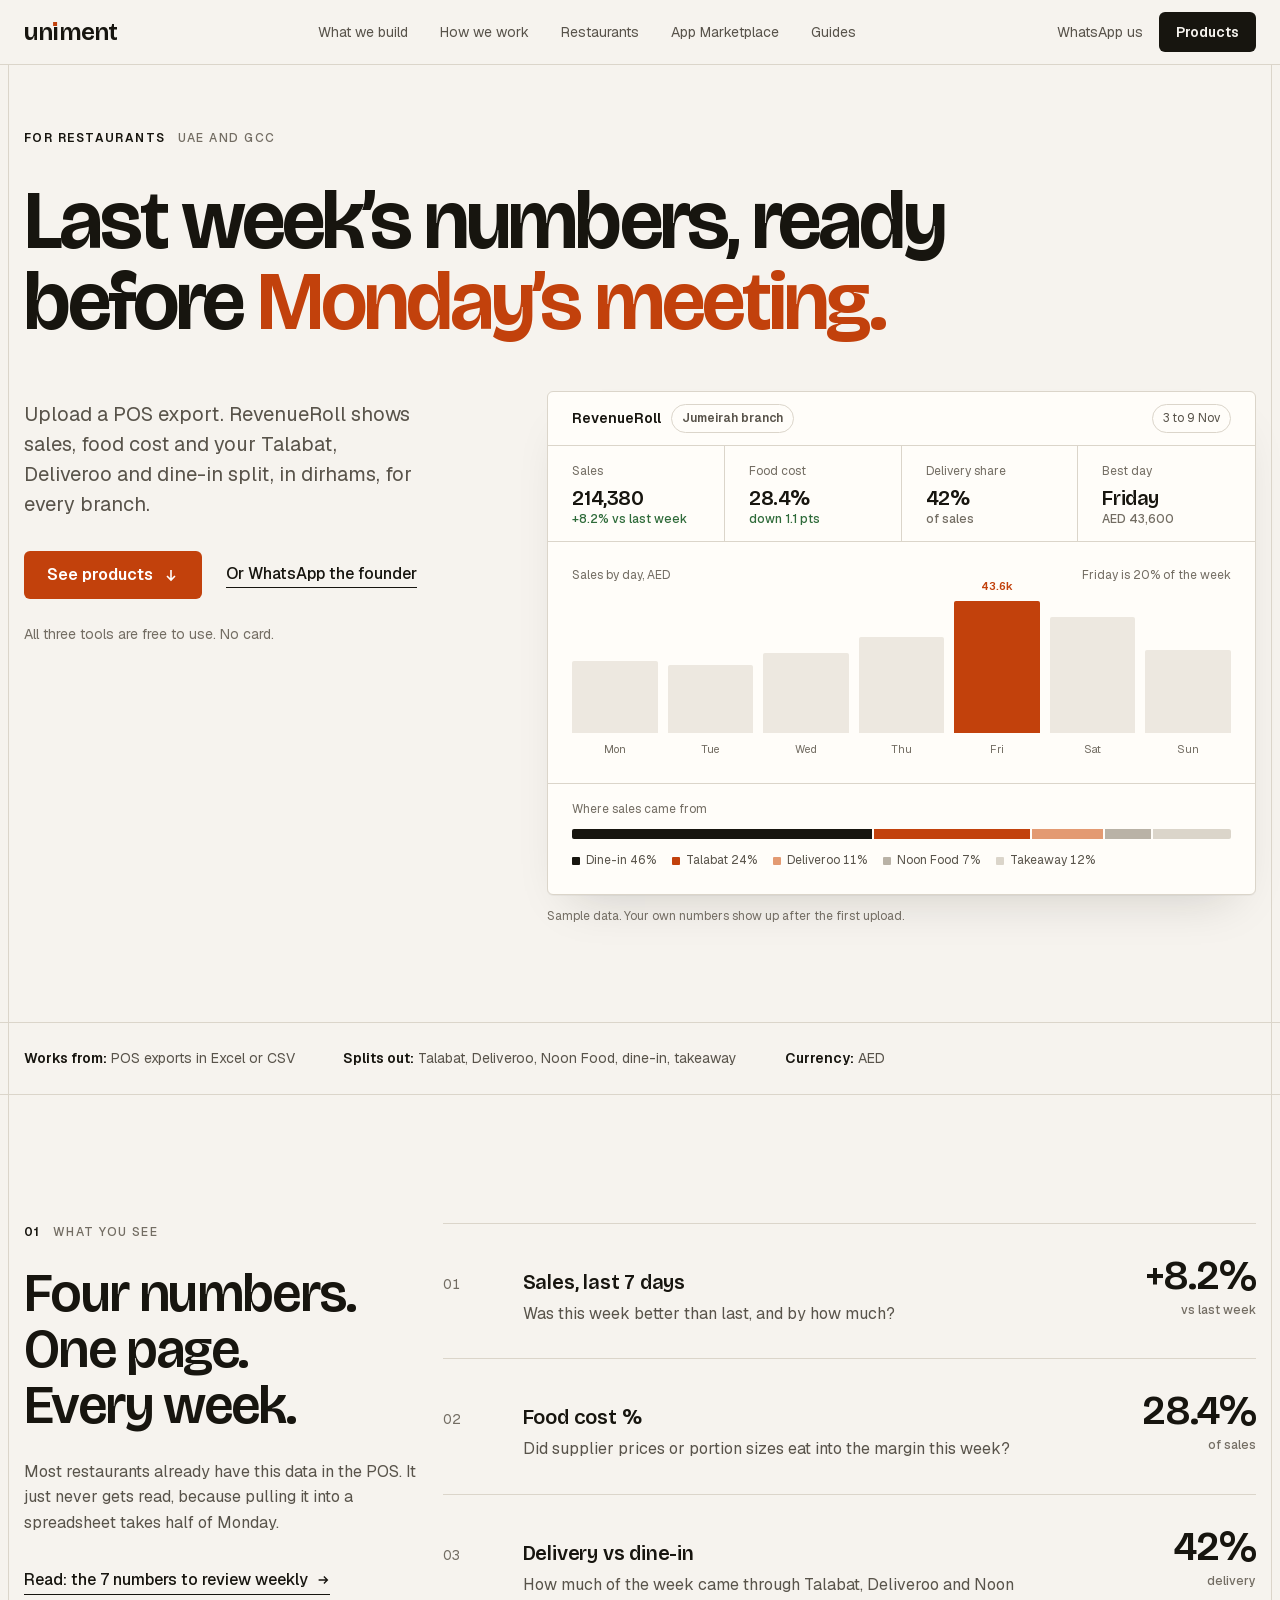
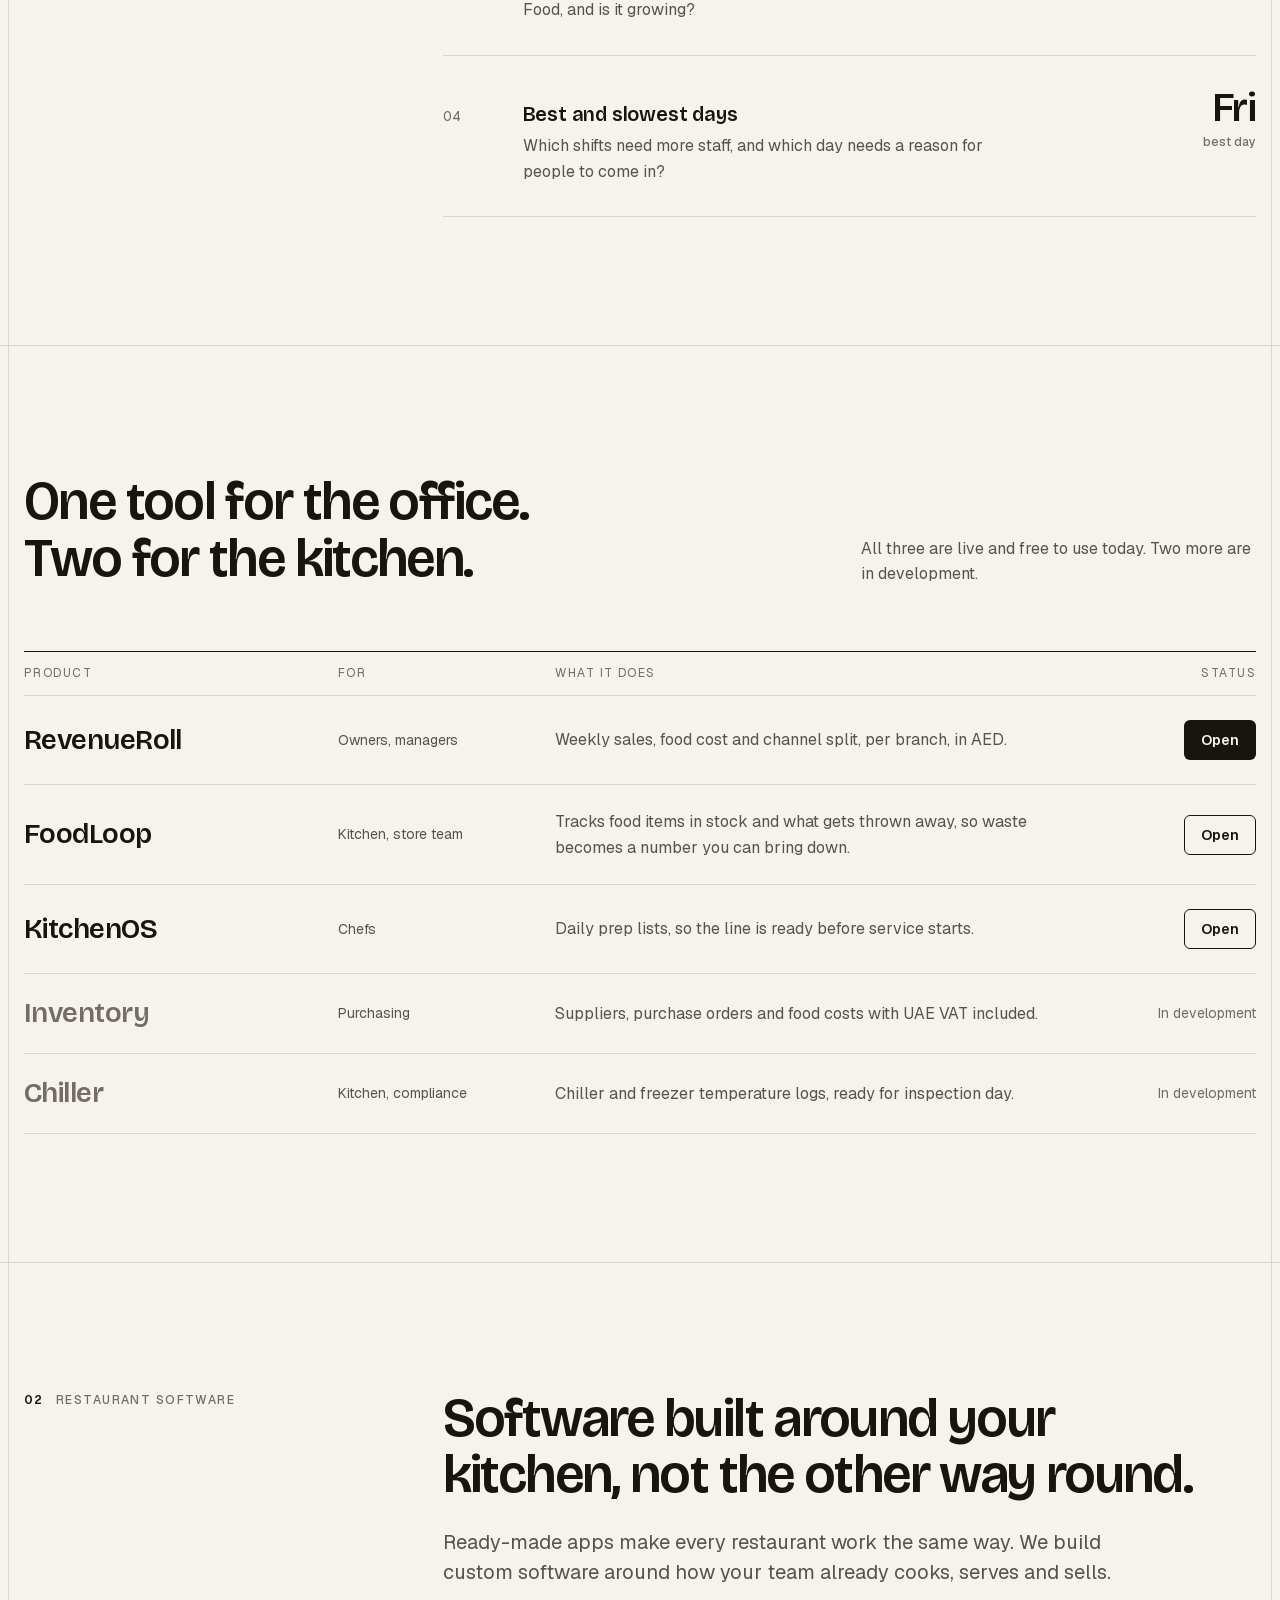
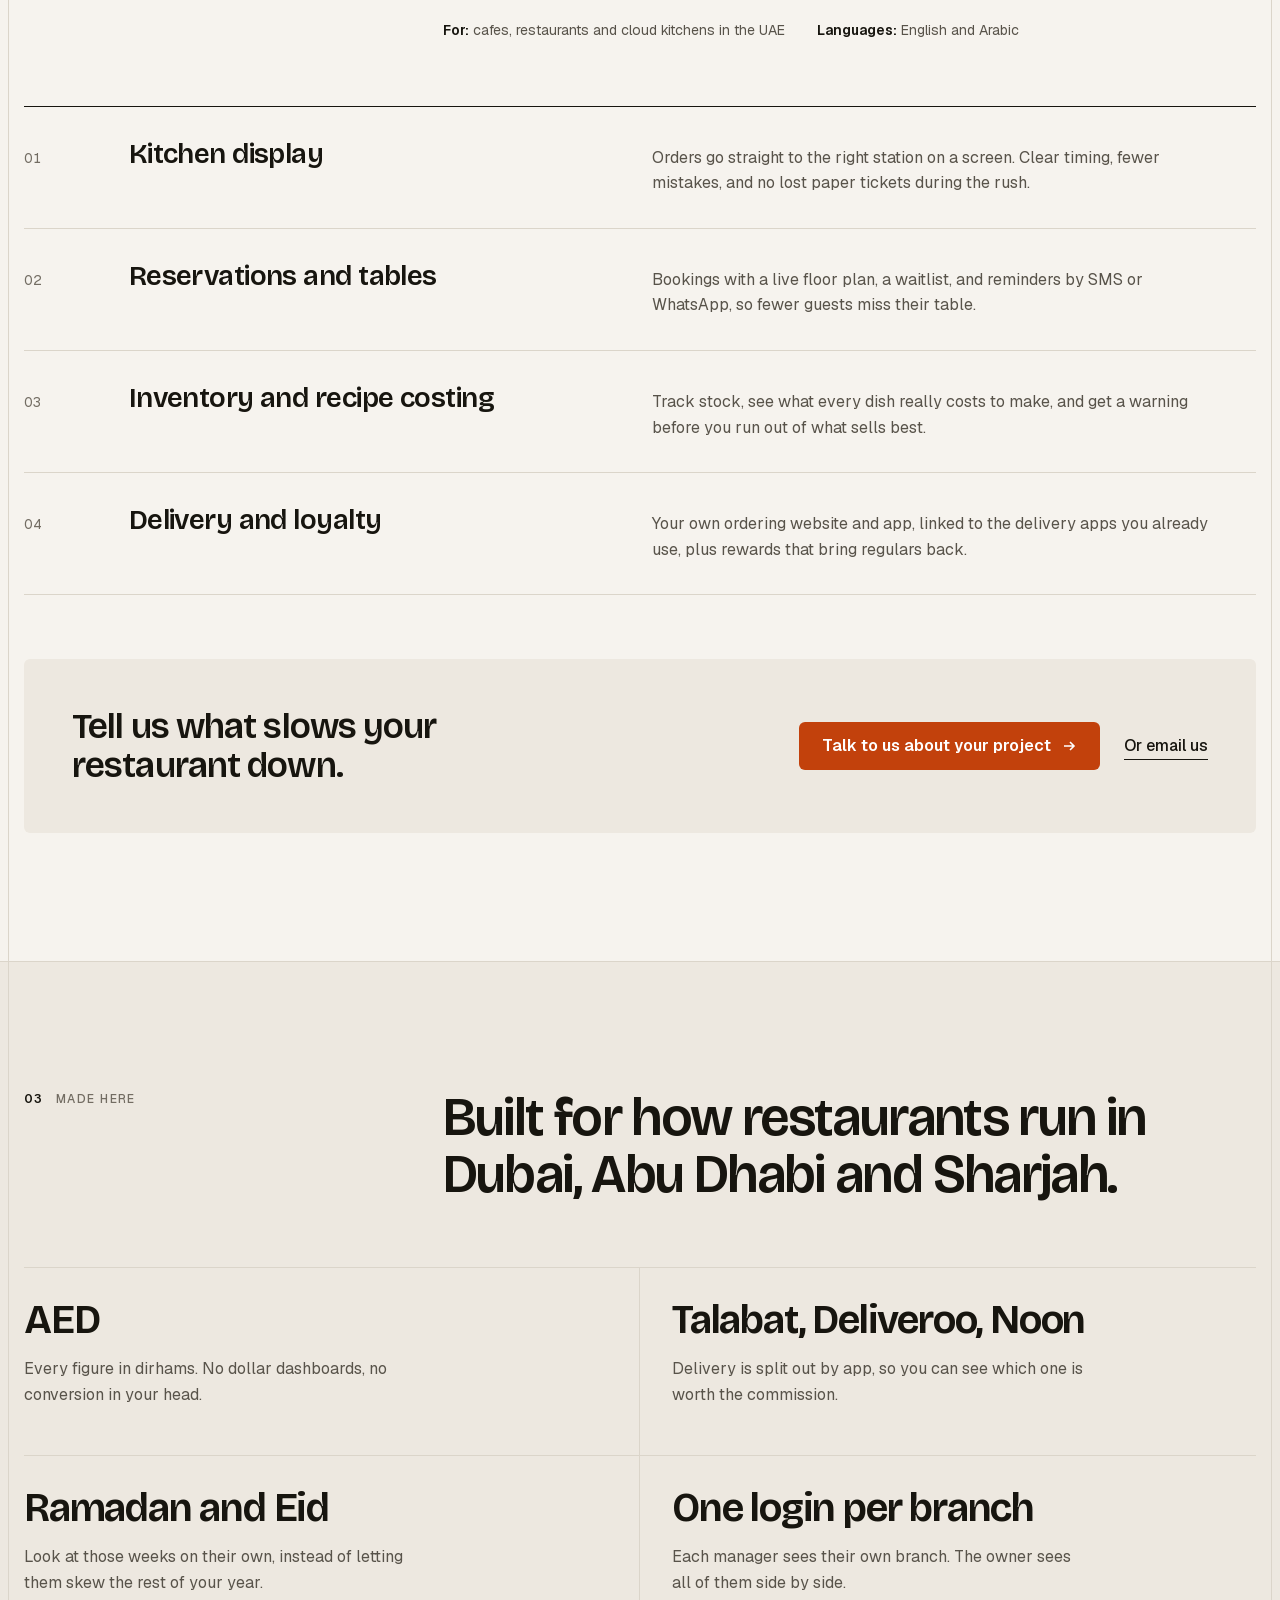
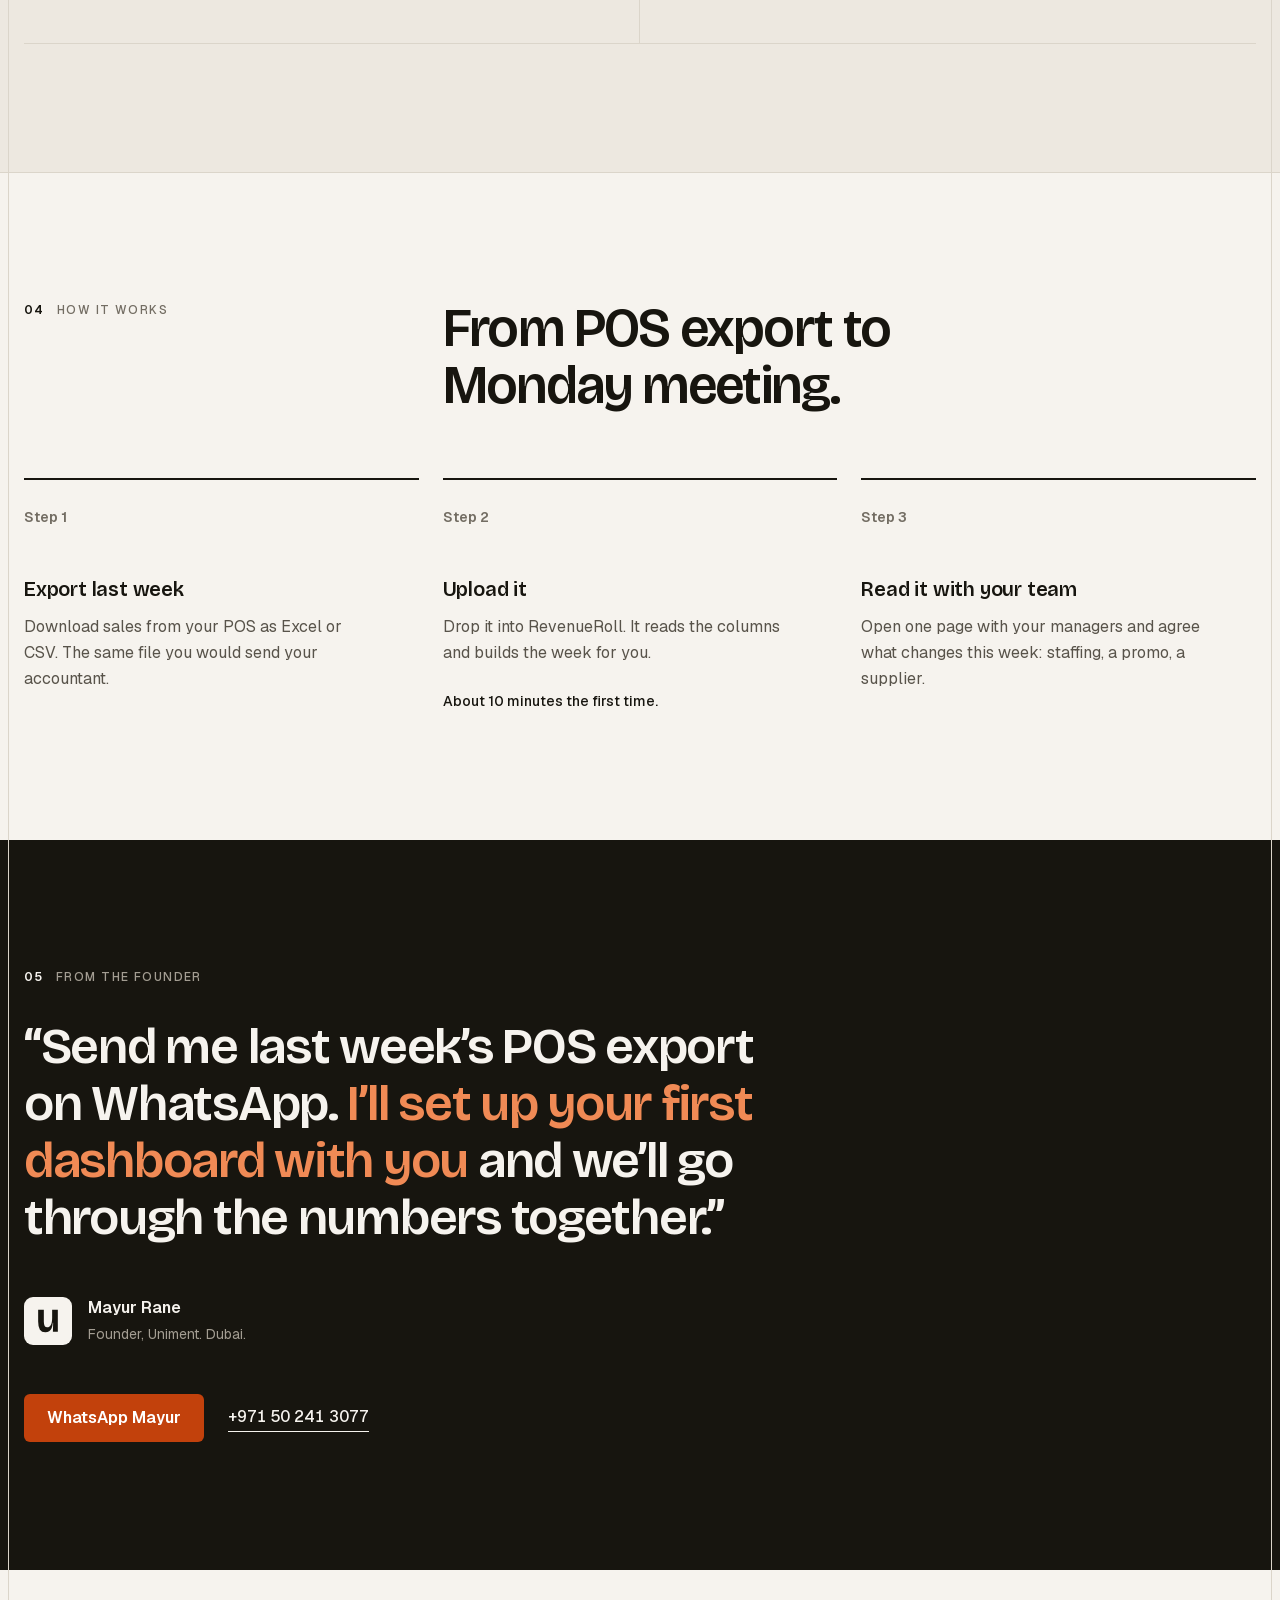
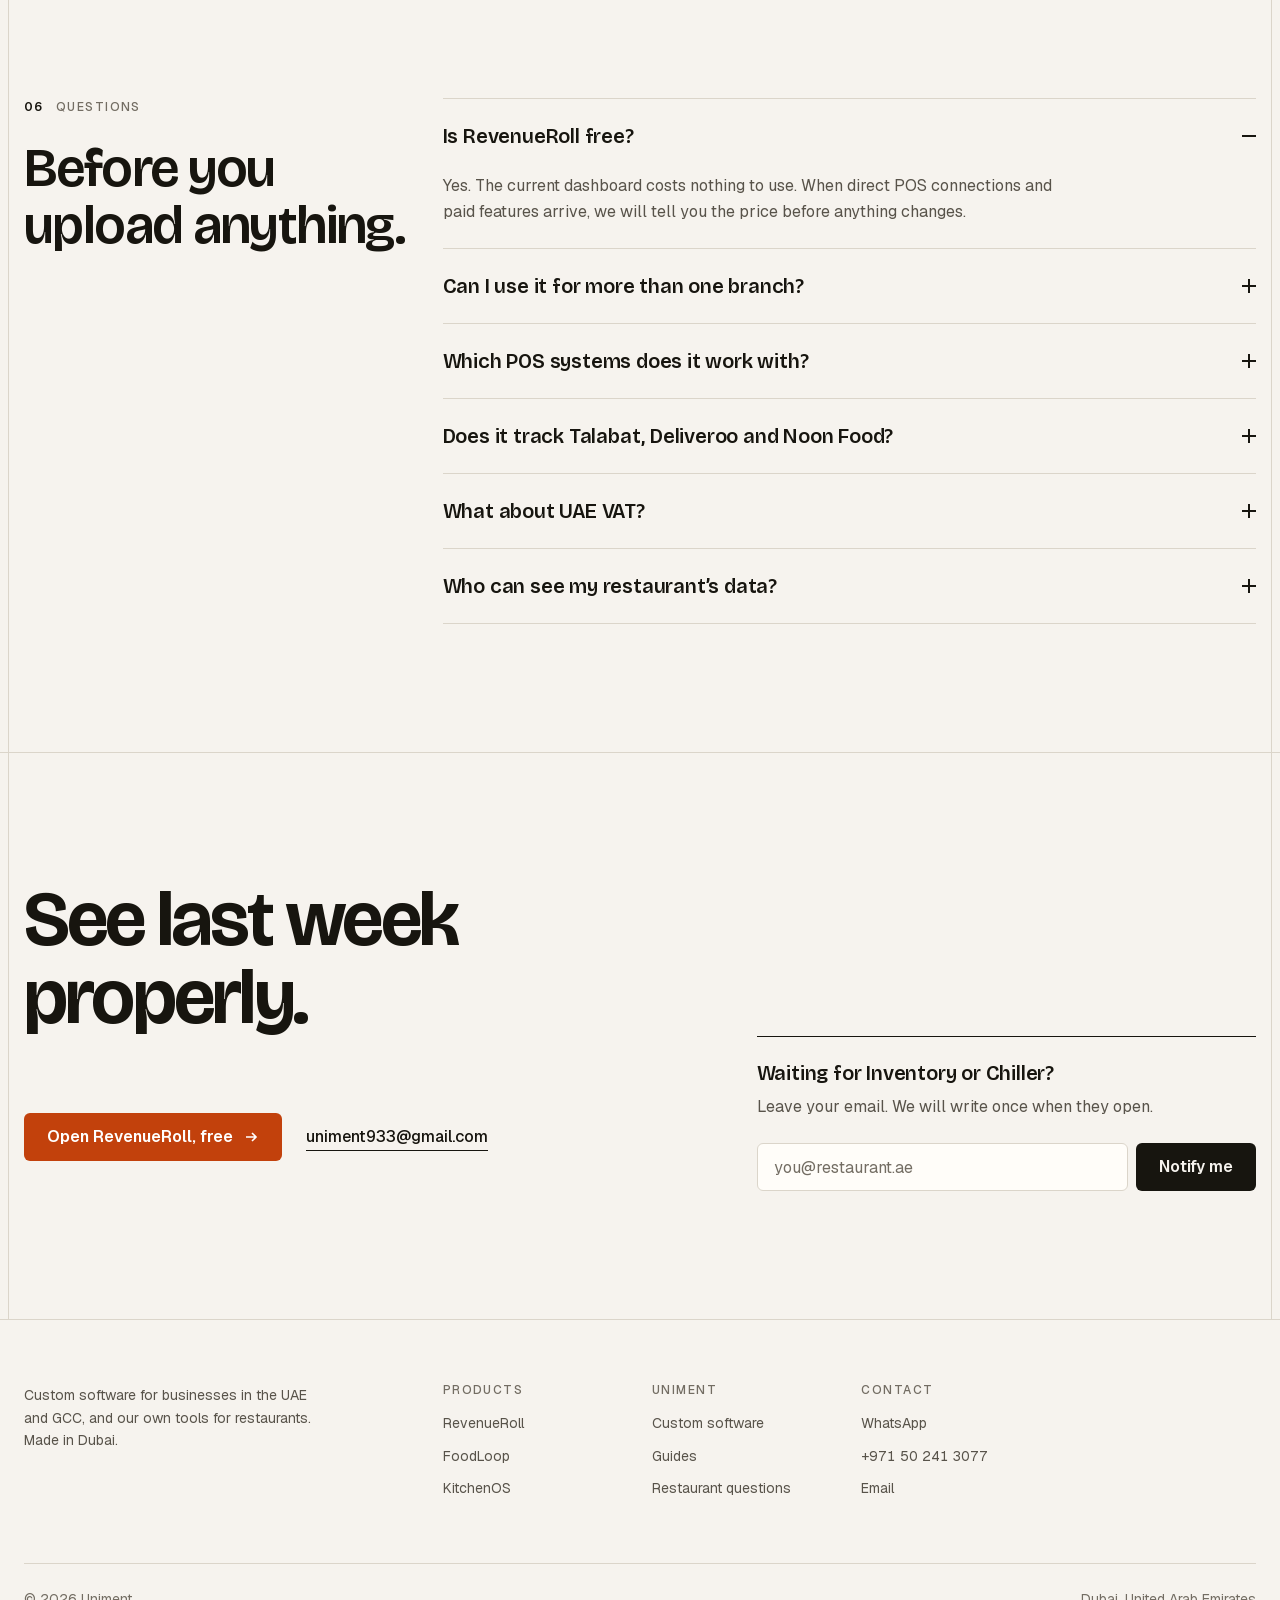
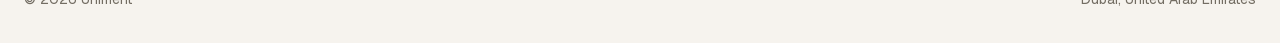
<file: restaurants/index.html>
<!DOCTYPE html>
<html lang="en">
  <head>
    <meta charset="UTF-8" />
    <meta name="viewport" content="width=device-width, initial-scale=1.0" />
    <meta name="theme-color" content="#F6F3EE" />
    <link rel="icon" href="../favicon.ico" sizes="48x48" />
    <link rel="icon" href="../logo.svg" type="image/svg+xml" />
    <link rel="apple-touch-icon" href="../apple-touch-icon.png" />
    <title>Uniment for Restaurants: Weekly Sales, Food Cost and Kitchen Software in the UAE</title>
    <meta name="description" content="Upload a POS export and see last week's sales, food cost and Talabat, Deliveroo and dine-in split, in AED, for every branch. Free for UAE and GCC restaurants." />

    <!-- SEO: Canonical & Indexing -->
    <link rel="canonical" href="https://uniment.ae/restaurants/" />
    <meta name="robots" content="index, follow, max-snippet:-1, max-image-preview:large" />
    <meta name="googlebot" content="index, follow" />
    <meta name="author" content="Uniment" />
    <meta name="keywords" content="restaurant management software, restaurant data analytics, UAE restaurant tech, revenue management restaurant, food cost management, Uniment, RevenueRoll" />

    <!-- Open Graph (WhatsApp, LinkedIn, Facebook previews) -->
    <meta property="og:type" content="website" />
    <meta property="og:url" content="https://uniment.ae/restaurants/" />
    <meta property="og:title" content="Uniment for Restaurants: Weekly Sales, Food Cost and Kitchen Software in the UAE" />
    <meta property="og:description" content="Upload a POS export and see last week's sales, food cost and Talabat, Deliveroo and dine-in split, in AED, for every branch. Free for UAE and GCC restaurants." />
    <meta property="og:image" content="https://uniment.ae/og-restaurants.jpg" />
    <meta property="og:image:type" content="image/jpeg" />
    <meta property="og:image:width" content="1200" />
    <meta property="og:image:height" content="630" />
    <meta property="og:image:alt" content="Uniment restaurant dashboard" />
    <meta property="og:site_name" content="Uniment" />
    <meta property="og:locale" content="en_AE" />

    <!-- Twitter Card -->
    <meta name="twitter:card" content="summary_large_image" />
    <meta name="twitter:title" content="Uniment for Restaurants: Weekly Sales, Food Cost and Kitchen Software in the UAE" />
    <meta name="twitter:description" content="Upload a POS export and see last week's sales, food cost and Talabat, Deliveroo and dine-in split, in AED, for every branch. Free for UAE and GCC restaurants." />
    <meta name="twitter:image" content="https://uniment.ae/og-restaurants.jpg" />
    <meta name="twitter:image:alt" content="Uniment restaurant dashboard" />

    <!-- Structured Data: RevenueRoll Product -->
    <script type="application/ld+json">
    {
      "@context": "https://schema.org",
      "@type": "SoftwareApplication",
      "name": "RevenueRoll by Uniment",
      "applicationCategory": "BusinessApplication",
      "operatingSystem": "Web",
      "description": "RevenueRoll is a restaurant KPI dashboard by Uniment that displays 7-day sales trends, delivery vs dine-in channel mix, best-performing days, and food cost percentages. Designed for UAE and GCC restaurant operators managing single or multiple branches.",
      "url": "https://uniment.ae",
      "offers": {
        "@type": "Offer",
        "price": "0",
        "priceCurrency": "AED",
        "availability": "https://schema.org/InStock"
      },
      "provider": {
        "@type": "Organization",
        "name": "Uniment",
        "url": "https://uniment.ae"
      },
      "featureList": [
        "7-day revenue snapshot",
        "Channel mix analytics (delivery, dine-in, takeaway)",
        "Food cost percentage tracking",
        "Multi-branch KPI comparison",
        "Real-time dashboard",
        "POS integration"
      ]
    }
    </script>

    <!-- Structured Data: FoodLoop Product -->
    <script type="application/ld+json">
    {
      "@context": "https://schema.org",
      "@type": "SoftwareApplication",
      "name": "FoodLoop by Uniment",
      "applicationCategory": "BusinessApplication",
      "operatingSystem": "Web",
      "description": "FoodLoop is a food operations management tool by Uniment that tracks food items, reduces kitchen waste, and keeps restaurant teams aligned in real time. Built for UAE restaurants seeking to improve operational efficiency and reduce food cost.",
      "url": "https://uniment.ae",
      "offers": {
        "@type": "Offer",
        "price": "0",
        "priceCurrency": "AED",
        "availability": "https://schema.org/InStock"
      },
      "provider": {
        "@type": "Organization",
        "name": "Uniment",
        "url": "https://uniment.ae"
      }
    }
    </script>

    <!-- Structured Data: KitchenOS Product -->
    <script type="application/ld+json">
    {
      "@context": "https://schema.org",
      "@type": "SoftwareApplication",
      "name": "KitchenOS by Uniment",
      "applicationCategory": "BusinessApplication",
      "operatingSystem": "Web",
      "description": "KitchenOS is a kitchen prep application by Uniment that helps chefs organise daily preparation, keeping restaurant kitchens ready for service every shift.",
      "url": "https://kitchenos-66faf.web.app/auth",
      "provider": {
        "@type": "Organization",
        "name": "Uniment",
        "url": "https://uniment.ae"
      }
    }
    </script>

    <!-- Structured Data: FAQPage (keep in sync with the visible FAQ) -->
    <script type="application/ld+json">
{
  "@context": "https://schema.org",
  "@type": "FAQPage",
  "mainEntity": [
    {
      "@type": "Question",
      "name": "Is RevenueRoll free?",
      "acceptedAnswer": {
        "@type": "Answer",
        "text": "Yes. The current dashboard costs nothing to use. When direct POS connections and paid features arrive, we will tell you the price before anything changes."
      }
    },
    {
      "@type": "Question",
      "name": "Can I use it for more than one branch?",
      "acceptedAnswer": {
        "@type": "Answer",
        "text": "Yes. Each branch manager sees only their branch. Owners see every branch, whether you run one site in Sharjah or six across Dubai and Abu Dhabi."
      }
    },
    {
      "@type": "Question",
      "name": "Which POS systems does it work with?",
      "acceptedAnswer": {
        "@type": "Answer",
        "text": "Any POS that exports sales to Excel or CSV. Direct connections to Foodics, Revel and Square are planned, so you will not need to export by hand later."
      }
    },
    {
      "@type": "Question",
      "name": "Does it track Talabat, Deliveroo and Noon Food?",
      "acceptedAnswer": {
        "@type": "Answer",
        "text": "Yes, as long as the orders are in your POS export. Direct connections to the delivery apps are planned."
      }
    },
    {
      "@type": "Question",
      "name": "What about UAE VAT?",
      "acceptedAnswer": {
        "@type": "Answer",
        "text": "Sales are in AED today. VAT-aware supplier costs and FTA-ready food cost records come with Uniment Inventory, which is in development."
      }
    },
    {
      "@type": "Question",
      "name": "Who can see my restaurant's data?",
      "acceptedAnswer": {
        "@type": "Answer",
        "text": "Only people you add. Each restaurant's data is kept separate from every other customer, and we do not sell it."
      }
    }
  ]
}
    </script>

    <link rel="preload" href="../fonts/bricolage-grotesque-latin.woff2" as="font" type="font/woff2" crossorigin>
    <link rel="preload" href="../fonts/geist-latin.woff2" as="font" type="font/woff2" crossorigin>
    <link rel="stylesheet" href="../css/fonts.css">

    <!-- Analytics -->
    <script defer data-domain="uniment.ae" src="https://plausible.io/js/script.js"></script>

    <link rel="stylesheet" href="../css/site.css">
  </head>

  <body>
    <a class="skip-link" href="#main">Skip to content</a>

    <!-- NAV -->
    <header class="nav">
      <div class="wrap nav-in">
        <a href="../" class="brand" aria-label="Uniment home">
          <span class="brand-word">un<span class="i">&#305;</span>ment</span>
        </a>

        <nav class="nav-links" aria-label="Main">
          <a href="../#build">What we build</a>
          <a href="../#process">How we work</a>
          <a href="../restaurants/" aria-current="page">Restaurants</a>
          <a href="../marketplace/">App Marketplace</a>
          <a href="../blog/">Guides</a>
        </nav>

        <div class="nav-cta">
          <a class="quiet" href="https://wa.me/971502413077?text=Hi%20Mayur%2C%20I%20run%20a%20restaurant%20and%20want%20to%20try%20Uniment." target="_blank" rel="noopener">WhatsApp us</a>
          <a class="btn btn-ink btn-sm" href="#products">Products</a>
          <button class="menu-btn" id="menu-btn" aria-expanded="false" aria-controls="menu" aria-label="Open menu">
            <svg width="20" height="20" viewBox="0 0 20 20" fill="none" stroke="currentColor" stroke-width="1.5" aria-hidden="true">
              <path class="i-open" d="M2 6h16M2 14h16"/>
              <path class="i-close" d="M4 4l12 12M16 4L4 16" style="display:none"/>
            </svg>
          </button>
        </div>
      </div>
      <div class="menu" id="menu">
        <a class="row" href="../#build">What we build <span aria-hidden="true">&rarr;</span></a>
        <a class="row" href="../#process">How we work <span aria-hidden="true">&rarr;</span></a>
        <a class="row" href="../restaurants/" aria-current="page">Restaurants <span aria-hidden="true">&rarr;</span></a>
        <a class="row" href="../marketplace/">App Marketplace <span aria-hidden="true">&rarr;</span></a>
        <a class="row" href="../blog/">Guides <span aria-hidden="true">&rarr;</span></a>
        <a class="btn btn-primary" href="#products">Products</a>
        <a class="btn btn-line" style="margin-top:8px" href="https://wa.me/971502413077?text=Hi%20Mayur%2C%20I%20run%20a%20restaurant%20and%20want%20to%20try%20Uniment." target="_blank" rel="noopener">WhatsApp us</a>
      </div>
    </header>

    <main id="main" tabindex="-1" class="rails">

      <!-- HERO -->
      <section class="hero">
        <div class="wrap">
          <p class="tag"><b>For restaurants</b> UAE and GCC</p>
          <div class="grid">
            <h1 class="display">Last week&rsquo;s numbers, ready before <em>Monday&rsquo;s meeting.</em></h1>
          </div>
          <div class="grid hero-row">
            <div class="hero-copy">
              <p class="lede">Upload a POS export. RevenueRoll shows sales, food cost and your Talabat, Deliveroo and dine-in split, in dirhams, for every branch.</p>
              <div class="hero-actions">
                <a class="btn btn-primary" href="#products">
                  See products
                  <svg class="arrow down" width="16" height="16" viewBox="0 0 16 16" fill="none" stroke="currentColor" stroke-width="1.6" aria-hidden="true"><path d="M8 3v10M4 9l4 4 4-4"/></svg>
                </a>
                <a class="link" href="https://wa.me/971502413077?text=Hi%20Mayur%2C%20I%20run%20a%20restaurant%20and%20want%20to%20try%20Uniment." target="_blank" rel="noopener">
                  Or WhatsApp the founder
                </a>
              </div>
              <p class="hero-note">All three tools are free to use. No card.</p>
            </div>

            <figure class="hero-shot">
              <div class="shot" role="img" aria-label="RevenueRoll dashboard with sample data: AED 214,380 sales last week, up 8.2%. Food cost 28.4%. Delivery 42% of sales. Friday was the best day.">
                <div class="shot-bar">
                  <span class="who">RevenueRoll <span class="pill">Jumeirah branch</span></span>
                  <span class="pill num">3 to 9 Nov</span>
                </div>
                <dl class="kpis">
                  <div class="kpi"><dt>Sales</dt><dd class="num">214,380<span class="d up">+8.2% vs last week</span></dd></div>
                  <div class="kpi"><dt>Food cost</dt><dd class="num">28.4%<span class="d up">down 1.1 pts</span></dd></div>
                  <div class="kpi"><dt>Delivery share</dt><dd class="num">42%<span class="d">of sales</span></dd></div>
                  <div class="kpi"><dt>Best day</dt><dd>Friday<span class="d num">AED 43,600</span></dd></div>
                </dl>
                <div class="chart">
                  <div class="chart-head"><span>Sales by day, AED</span><span>Friday is 20% of the week</span></div>
                  <div class="bars">
                    <div class="bar" style="--h:55%"></div>
                    <div class="bar" style="--h:52%"></div>
                    <div class="bar" style="--h:61%"></div>
                    <div class="bar" style="--h:73%"></div>
                    <div class="bar hi" style="--h:100%"><span class="num">43.6k</span></div>
                    <div class="bar" style="--h:88%"></div>
                    <div class="bar" style="--h:63%"></div>
                  </div>
                  <div class="days"><span>Mon</span><span>Tue</span><span>Wed</span><span>Thu</span><span>Fri</span><span>Sat</span><span>Sun</span></div>
                </div>
                <div class="mix">
                  <div class="chart-head" style="margin:0"><span>Where sales came from</span></div>
                  <div class="mix-bar">
                    <i style="--w:46%;--c:#17150F"></i>
                    <i style="--w:24%;--c:#C2410C"></i>
                    <i style="--w:11%;--c:#E39A72"></i>
                    <i style="--w:7%;--c:#B9B2A6"></i>
                    <i style="--w:12%;--c:#DBD5CA"></i>
                  </div>
                  <div class="mix-key num">
                    <span style="--c:#17150F">Dine-in 46%</span>
                    <span style="--c:#C2410C">Talabat 24%</span>
                    <span style="--c:#E39A72">Deliveroo 11%</span>
                    <span style="--c:#B9B2A6">Noon Food 7%</span>
                    <span style="--c:#DBD5CA">Takeaway 12%</span>
                  </div>
                </div>
              </div>
              <figcaption class="shot-cap">Sample data. Your own numbers show up after the first upload.</figcaption>
            </figure>
          </div>
        </div>
      </section>

      <div class="strip">
        <div class="wrap strip-in">
          <span><strong>Works from:</strong> POS exports in Excel or CSV</span>
          <span><strong>Splits out:</strong> Talabat, Deliveroo, Noon Food, dine-in, takeaway</span>
          <span><strong>Currency:</strong> AED</span>
        </div>
      </div>

      <!-- WHAT YOU SEE -->
      <section class="section block" id="numbers">
        <div class="wrap grid">
          <div class="side">
            <div class="stick">
              <p class="tag"><b>01</b> What you see</p>
              <h2 class="h2">Four numbers. One page. Every week.</h2>
              <p class="body">Most restaurants already have this data in the POS. It just never gets read, because pulling it into a spreadsheet takes half of Monday.</p>
              <a class="link" href="../blog/restaurant-kpi-dashboard-weekly-numbers/">Read: the 7 numbers to review weekly
                <svg class="arrow" width="14" height="14" viewBox="0 0 16 16" fill="none" stroke="currentColor" stroke-width="1.6" aria-hidden="true"><path d="M3 8h10M9 4l4 4-4 4"/></svg>
              </a>
            </div>
          </div>
          <ol class="main rows">
            <li>
              <span class="i num">01</span>
              <div><h3 class="h3">Sales, last 7 days</h3><p class="q">Was this week better than last, and by how much?</p></div>
              <p class="v num">+8.2%<small>vs last week</small></p>
            </li>
            <li>
              <span class="i num">02</span>
              <div><h3 class="h3">Food cost %</h3><p class="q">Did supplier prices or portion sizes eat into the margin this week?</p></div>
              <p class="v num">28.4%<small>of sales</small></p>
            </li>
            <li>
              <span class="i num">03</span>
              <div><h3 class="h3">Delivery vs dine-in</h3><p class="q">How much of the week came through Talabat, Deliveroo and Noon Food, and is it growing?</p></div>
              <p class="v num">42%<small>delivery</small></p>
            </li>
            <li>
              <span class="i num">04</span>
              <div><h3 class="h3">Best and slowest days</h3><p class="q">Which shifts need more staff, and which day needs a reason for people to come in?</p></div>
              <p class="v">Fri<small>best day</small></p>
            </li>
          </ol>
        </div>
      </section>

      <!-- PRODUCTS -->
      <section class="section products" id="products">
        <div class="wrap">
          <div class="grid products-head">
            <h2 class="h2">One tool for the office. Two for the kitchen.</h2>
            <p class="body">All three are live and free to use today. Two more are in development.</p>
          </div>

          <div class="ptable" role="table" aria-label="Uniment products">
            <div class="prow th" role="row">
              <span role="columnheader">Product</span><span role="columnheader">For</span><span role="columnheader">What it does</span><span role="columnheader" style="justify-self:end">Status</span>
            </div>
            <div class="prow" role="row">
              <span class="name" role="cell">RevenueRoll</span>
              <span class="for" role="cell">Owners, managers</span>
              <span class="what" role="cell">Weekly sales, food cost and channel split, per branch, in AED.</span>
              <span class="go" role="cell"><a class="btn btn-ink btn-sm" href="https://paulkpi-frontend-for-frontend.vercel.app/auth/login" aria-label="Open RevenueRoll">Open</a></span>
            </div>
            <div class="prow" role="row">
              <span class="name" role="cell">FoodLoop</span>
              <span class="for" role="cell">Kitchen, store team</span>
              <span class="what" role="cell">Tracks food items in stock and what gets thrown away, so waste becomes a number you can bring down.</span>
              <span class="go" role="cell"><a class="btn btn-line btn-sm" href="https://foodloop-dusky.vercel.app/login" target="_blank" rel="noopener" aria-label="Open FoodLoop">Open</a></span>
            </div>
            <div class="prow" role="row">
              <span class="name" role="cell">KitchenOS</span>
              <span class="for" role="cell">Chefs</span>
              <span class="what" role="cell">Daily prep lists, so the line is ready before service starts.</span>
              <span class="go" role="cell"><a class="btn btn-line btn-sm" href="https://kitchenos-66faf.web.app/auth" target="_blank" rel="noopener" aria-label="Open KitchenOS">Open</a></span>
            </div>
            <div class="prow soon" role="row">
              <span class="name" role="cell">Inventory</span>
              <span class="for" role="cell">Purchasing</span>
              <span class="what" role="cell">Suppliers, purchase orders and food costs with UAE VAT included.</span>
              <span class="go status" role="cell">In development</span>
            </div>
            <div class="prow soon" role="row">
              <span class="name" role="cell">Chiller</span>
              <span class="for" role="cell">Kitchen, compliance</span>
              <span class="what" role="cell">Chiller and freezer temperature logs, ready for inspection day.</span>
              <span class="go status" role="cell">In development</span>
            </div>
          </div>
        </div>
      </section>

      <!-- RESTAURANT SOFTWARE (custom builds) -->
      <section class="section block" id="restaurant-software">
        <div class="wrap">
          <div class="grid">
            <div class="side">
              <p class="tag"><b>02</b> Restaurant software</p>
            </div>
            <div class="main" style="margin-top:0">
              <h2 class="h2">Software built around your kitchen, not the other way round.</h2>
              <p class="lede soft-lede">Ready-made apps make every restaurant work the same way. We build custom software around how your team already cooks, serves and sells.</p>
              <div class="soft-meta">
                <span><strong>For:</strong> cafes, restaurants and cloud kitchens in the UAE</span>
                <span><strong>Languages:</strong> English and Arabic</span>
              </div>
            </div>
          </div>

          <ol class="services">
            <li class="service">
              <span class="i num">01</span>
              <h3>Kitchen display</h3>
              <p>Orders go straight to the right station on a screen. Clear timing, fewer mistakes, and no lost paper tickets during the rush.</p>
            </li>
            <li class="service">
              <span class="i num">02</span>
              <h3>Reservations and tables</h3>
              <p>Bookings with a live floor plan, a waitlist, and reminders by SMS or WhatsApp, so fewer guests miss their table.</p>
            </li>
            <li class="service">
              <span class="i num">03</span>
              <h3>Inventory and recipe costing</h3>
              <p>Track stock, see what every dish really costs to make, and get a warning before you run out of what sells best.</p>
            </li>
            <li class="service">
              <span class="i num">04</span>
              <h3>Delivery and loyalty</h3>
              <p>Your own ordering website and app, linked to the delivery apps you already use, plus rewards that bring regulars back.</p>
            </li>
          </ol>

          <div class="soft-cta">
            <p>Tell us what slows your restaurant down.</p>
            <div class="soft-actions">
              <a class="btn btn-primary" href="https://wa.me/971502413077?text=Hi%20Mayur%2C%20I%20want%20to%20talk%20about%20custom%20software%20for%20my%20restaurant." target="_blank" rel="noopener">
                Talk to us about your project
                <svg class="arrow" width="16" height="16" viewBox="0 0 16 16" fill="none" stroke="currentColor" stroke-width="1.6" aria-hidden="true"><path d="M3 8h10M9 4l4 4-4 4"/></svg>
              </a>
              <a class="link" href="mailto:uniment933@gmail.com?subject=Custom%20restaurant%20software">Or email us</a>
            </div>
          </div>
        </div>
      </section>

      <!-- LOCAL -->
      <section class="section block local" id="uae">
        <div class="wrap">
          <div class="grid">
            <div class="side">
              <p class="tag"><b>03</b> Made here</p>
            </div>
            <div class="main" style="margin-top:0">
              <h2 class="h2">Built for how restaurants run in Dubai, Abu Dhabi and Sharjah.</h2>
            </div>
          </div>
          <div class="facts">
            <div class="fact">
              <p class="big">AED</p>
              <p>Every figure in dirhams. No dollar dashboards, no conversion in your head.</p>
            </div>
            <div class="fact">
              <p class="big">Talabat, Deliveroo, Noon</p>
              <p>Delivery is split out by app, so you can see which one is worth the commission.</p>
            </div>
            <div class="fact">
              <p class="big">Ramadan and Eid</p>
              <p>Look at those weeks on their own, instead of letting them skew the rest of your year.</p>
            </div>
            <div class="fact">
              <p class="big">One login per branch</p>
              <p>Each manager sees their own branch. The owner sees all of them side by side.</p>
            </div>
          </div>
        </div>
      </section>

      <!-- HOW IT WORKS -->
      <section class="section block" id="how">
        <div class="wrap">
          <div class="grid">
            <div class="side"><p class="tag"><b>04</b> How it works</p></div>
            <div class="main" style="margin-top:0"><h2 class="h2">From POS export to Monday meeting.</h2></div>
          </div>
          <ol class="steps">
            <li class="step">
              <span class="n num">Step 1</span>
              <h3 class="h3">Export last week</h3>
              <p>Download sales from your POS as Excel or CSV. The same file you would send your accountant.</p>
            </li>
            <li class="step">
              <span class="n num">Step 2</span>
              <h3 class="h3">Upload it</h3>
              <p>Drop it into RevenueRoll. It reads the columns and builds the week for you.</p>
              <p class="time">About 10 minutes the first time.</p>
            </li>
            <li class="step">
              <span class="n num">Step 3</span>
              <h3 class="h3">Read it with your team</h3>
              <p>Open one page with your managers and agree what changes this week: staffing, a promo, a supplier.</p>
            </li>
          </ol>
        </div>
      </section>

      <!-- FOUNDER -->
      <section class="founder block">
        <div class="wrap">
          <p class="tag" style="margin-bottom:var(--s-4)"><b style="color:var(--paper)">05</b> From the founder</p>
          <div class="grid">
            <!-- EDIT: replace with Mayur's own words. Add real customer quotes here once you have permission. -->
            <blockquote>
              &ldquo;Send me last week&rsquo;s POS export on WhatsApp. <span>I&rsquo;ll set up your first dashboard with you</span> and we&rsquo;ll go through the numbers together.&rdquo;
            </blockquote>
          </div>
          <div class="sig">
            <svg class="icon" viewBox="0 0 64 64" aria-hidden="true"><rect width="64" height="64" rx="12" fill="#F6F3EE"/><path transform="translate(16.944 46.232) scale(0.05584 -0.05584)" fill="#17150F" d="M205.75 -13.75Q117.75 -13.75 76.125 48.5Q34.5 110.75 34.5 240.25V523.5H170.25V241.75Q170.25 168 189.875 137.125Q209.5 106.25 250.25 106.25Q277.25 106.25 299.0 119.625Q320.75 133 336.5 160.375Q352.25 187.75 360.5 230.625Q368.75 273.5 368.75 333.5V523.5H504.25V247.75L504.75 0H386.75L392.25 211.5H384.75Q377.5 132.75 355.875 83.125Q334.25 33.5 297.125 9.875Q260 -13.75 205.75 -13.75Z"/></svg>
            <span><span class="who">Mayur Rane</span><br><span class="role">Founder, Uniment. Dubai.</span></span>
          </div>
          <div class="founder-actions">
            <a class="btn btn-primary" href="https://wa.me/971502413077?text=Hi%20Mayur%2C%20I%20run%20a%20restaurant%20and%20want%20to%20set%20up%20my%20first%20dashboard." target="_blank" rel="noopener">WhatsApp Mayur</a>
            <a class="link" href="tel:+971502413077"><span class="num">+971 50 241 3077</span></a>
          </div>
        </div>
      </section>

      <!-- FAQ -->
      <section class="block faq" id="faq">
        <div class="wrap grid">
          <div class="side">
            <div class="stick">
              <p class="tag"><b>06</b> Questions</p>
              <h2 class="h2">Before you upload anything.</h2>
            </div>
          </div>
          <div class="main">
            <details open>
              <summary>Is RevenueRoll free?<span class="pm" aria-hidden="true"></span></summary>
              <p>Yes. The current dashboard costs nothing to use. When direct POS connections and paid features arrive, we will tell you the price before anything changes.</p>
            </details>
            <details>
              <summary>Can I use it for more than one branch?<span class="pm" aria-hidden="true"></span></summary>
              <p>Yes. Each branch manager sees only their branch. Owners see every branch, whether you run one site in Sharjah or six across Dubai and Abu Dhabi.</p>
            </details>
            <details>
              <summary>Which POS systems does it work with?<span class="pm" aria-hidden="true"></span></summary>
              <p>Any POS that exports sales to Excel or CSV. Direct connections to Foodics, Revel and Square are planned, so you will not need to export by hand later.</p>
            </details>
            <details>
              <summary>Does it track Talabat, Deliveroo and Noon Food?<span class="pm" aria-hidden="true"></span></summary>
              <p>Yes, as long as the orders are in your POS export. Direct connections to the delivery apps are planned.</p>
            </details>
            <details>
              <summary>What about UAE VAT?<span class="pm" aria-hidden="true"></span></summary>
              <p>Sales are in AED today. VAT-aware supplier costs and FTA-ready food cost records come with Uniment Inventory, which is in development.</p>
            </details>
            <details>
              <summary>Who can see my restaurant&rsquo;s data?<span class="pm" aria-hidden="true"></span></summary>
              <p>Only people you add. Each restaurant&rsquo;s data is kept separate from every other customer, and we do not sell it.</p>
            </details>
          </div>
        </div>
      </section>

      <!-- CLOSING -->
      <section class="section close" id="notify">
        <div class="wrap grid">
          <h2 class="display">See last week properly.</h2>
          <div class="close-actions">
            <a class="btn btn-primary" href="https://paulkpi-frontend-for-frontend.vercel.app/auth/login">
              Open RevenueRoll, free
              <svg class="arrow" width="16" height="16" viewBox="0 0 16 16" fill="none" stroke="currentColor" stroke-width="1.6" aria-hidden="true"><path d="M3 8h10M9 4l4 4-4 4"/></svg>
            </a>
            <a class="link" href="mailto:uniment933@gmail.com?subject=Uniment">uniment933@gmail.com</a>
          </div>

          <div class="signup">
            <h3 class="h3">Waiting for Inventory or Chiller?</h3>
            <p class="body">Leave your email. We will write once when they open.</p>
            <form id="notify-form" action="https://formspree.io/f/xjkwbpvb" method="POST">
              <label for="email-input" class="sr-only">Email</label>
              <input id="email-input" type="email" name="email" placeholder="you@restaurant.ae" autocomplete="email" required>
              <input type="hidden" name="_subject" value="Uniment Early Access Request">
              <button id="notify-btn" class="btn btn-ink" type="submit">Notify me</button>
            </form>
            <p id="form-msg" class="form-msg ok hidden" role="status">Thanks. We will be in touch. For anything urgent, WhatsApp us.</p>
            <p id="form-err" class="form-msg err hidden" role="alert">That did not send. Please try WhatsApp or email instead.</p>
          </div>
        </div>
      </section>
    </main>

    <!-- FOOTER -->
    <footer class="foot">
      <div class="wrap">
        <div class="grid foot-top">
          <div class="foot-brand">
            <p style="margin-top:0">Custom software for businesses in the UAE and GCC, and our own tools for restaurants. Made in Dubai.</p>
          </div>
          <div class="foot-col">
            <h3>Products</h3>
            <ul>
              <li><a href="https://paulkpi-frontend-for-frontend.vercel.app/auth/login">RevenueRoll</a></li>
              <li><a href="https://foodloop-dusky.vercel.app/login" target="_blank" rel="noopener">FoodLoop</a></li>
              <li><a href="https://kitchenos-66faf.web.app/auth" target="_blank" rel="noopener">KitchenOS</a></li>
            </ul>
          </div>
          <div class="foot-col">
            <h3>Uniment</h3>
            <ul>
              <li><a href="../">Custom software</a></li>
              <li><a href="../blog/">Guides</a></li>
              <li><a href="#faq">Restaurant questions</a></li>
            </ul>
          </div>
          <div class="foot-col">
            <h3>Contact</h3>
            <ul>
              <li><a href="https://wa.me/971502413077" target="_blank" rel="noopener">WhatsApp</a></li>
              <li><a href="tel:+971502413077" class="num">+971 50 241 3077</a></li>
              <li><a href="mailto:uniment933@gmail.com">Email</a></li>
            </ul>
          </div>
        </div>
        <div class="foot-base">
          <span>&copy; 2026 Uniment</span>
          <span>Dubai, United Arab Emirates</span>
        </div>
      </div>
    </footer>

    <script>
      // Mobile menu
      (() => {
        const btn = document.getElementById("menu-btn");
        const menu = document.getElementById("menu");
        if (!btn || !menu) return;
        const open = btn.querySelector(".i-open"), close = btn.querySelector(".i-close");
        const set = (on) => {
          menu.classList.toggle("open", on);
          btn.setAttribute("aria-expanded", String(on));
          btn.setAttribute("aria-label", on ? "Close menu" : "Open menu");
          open.style.display = on ? "none" : "";
          close.style.display = on ? "" : "none";
        };
        btn.addEventListener("click", () => set(btn.getAttribute("aria-expanded") !== "true"));
        menu.addEventListener("click", (e) => { if (e.target.closest("a")) set(false); });
        document.addEventListener("keydown", (e) => {
          if (e.key === "Escape" && btn.getAttribute("aria-expanded") === "true") { set(false); btn.focus(); }
        });
        window.matchMedia("(min-width: 901px)").addEventListener("change", (e) => { if (e.matches) set(false); });
      })();

      // Signup form (Formspree)
      (() => {
        const form = document.getElementById("notify-form");
        const msg = document.getElementById("form-msg");
        const err = document.getElementById("form-err");
        const btn = document.getElementById("notify-btn");
        form?.addEventListener("submit", async (e) => {
          e.preventDefault();
          btn.disabled = true;
          const oldText = btn.textContent;
          btn.textContent = "Sending…";
          msg.classList.add("hidden");
          err.classList.add("hidden");
          try {
            const res = await fetch(form.action, { method: "POST", body: new FormData(form), headers: { Accept: "application/json" } });
            if (res.ok) { msg.classList.remove("hidden"); form.reset(); }
            else err.classList.remove("hidden");
          } catch (_) {
            err.classList.remove("hidden");
          } finally {
            btn.disabled = false;
            btn.textContent = oldText;
          }
        });
      })();
    </script>
  </body>
</html>
</file>
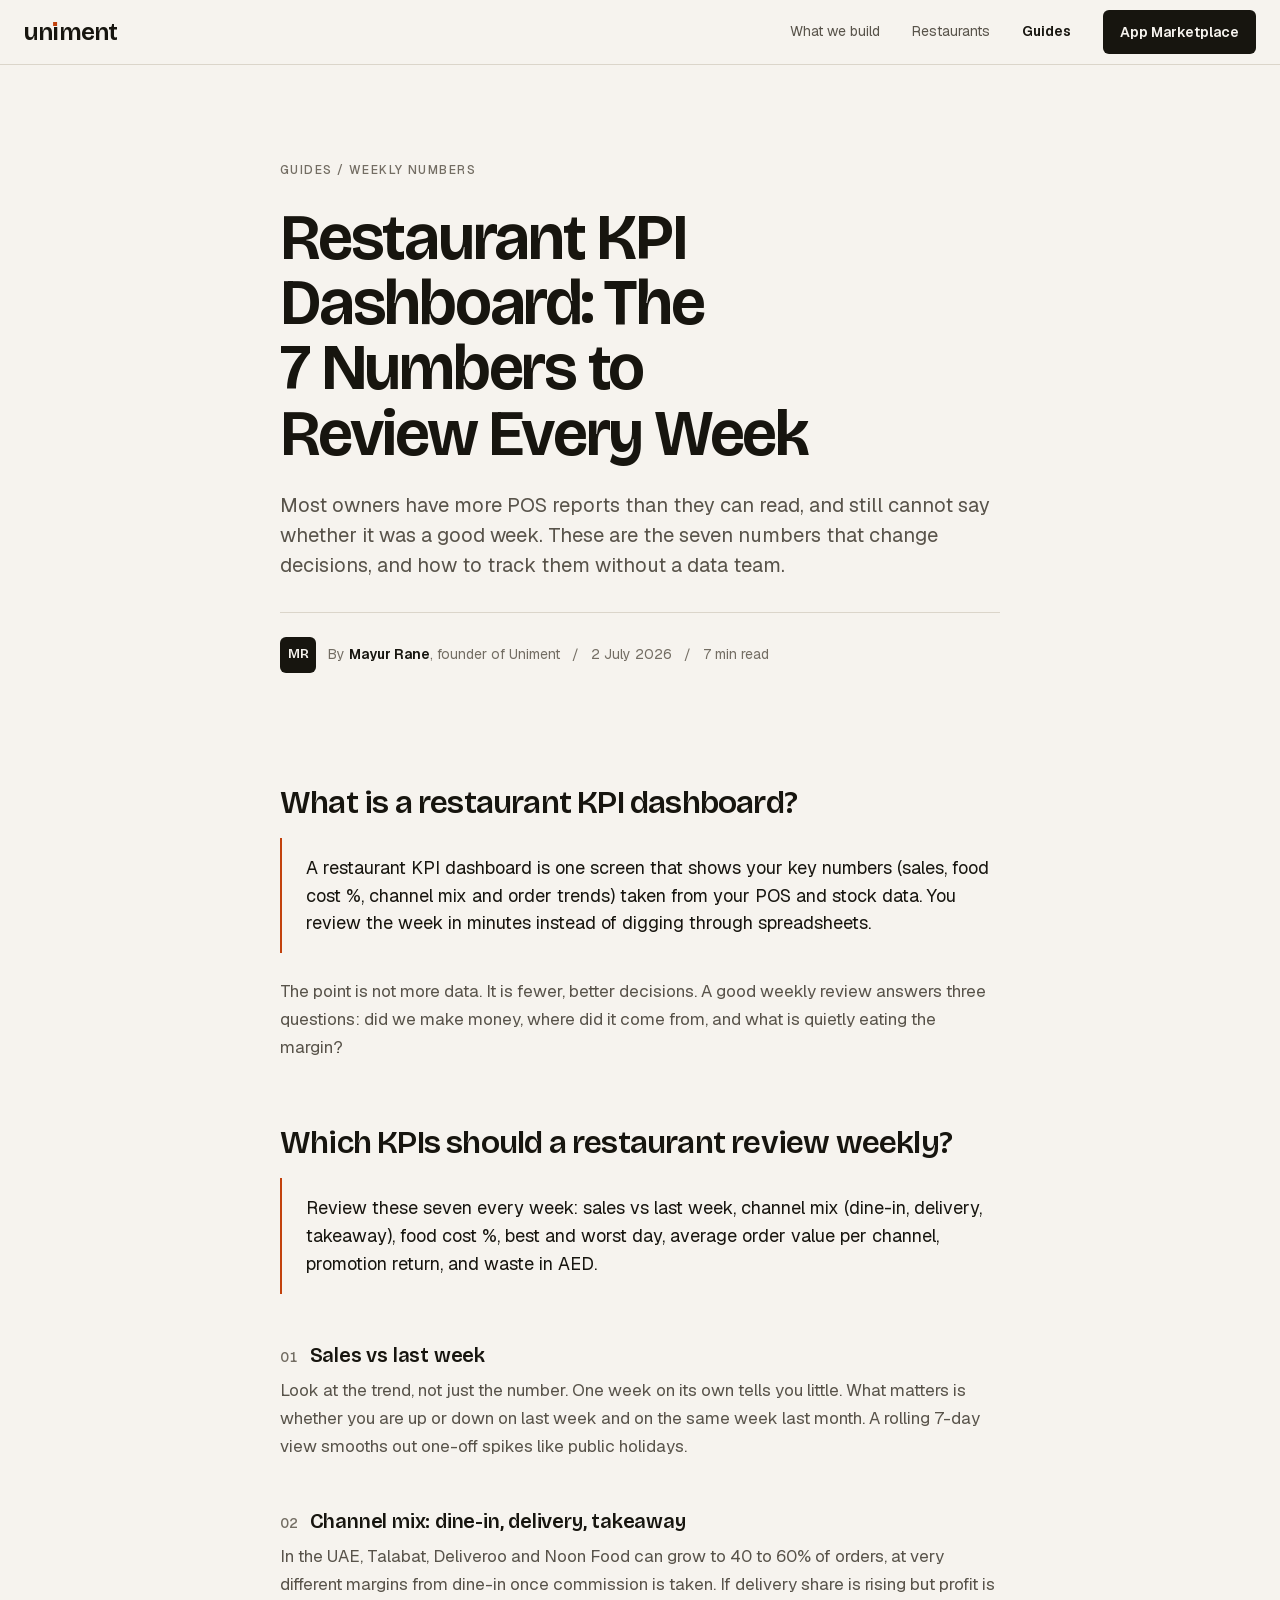
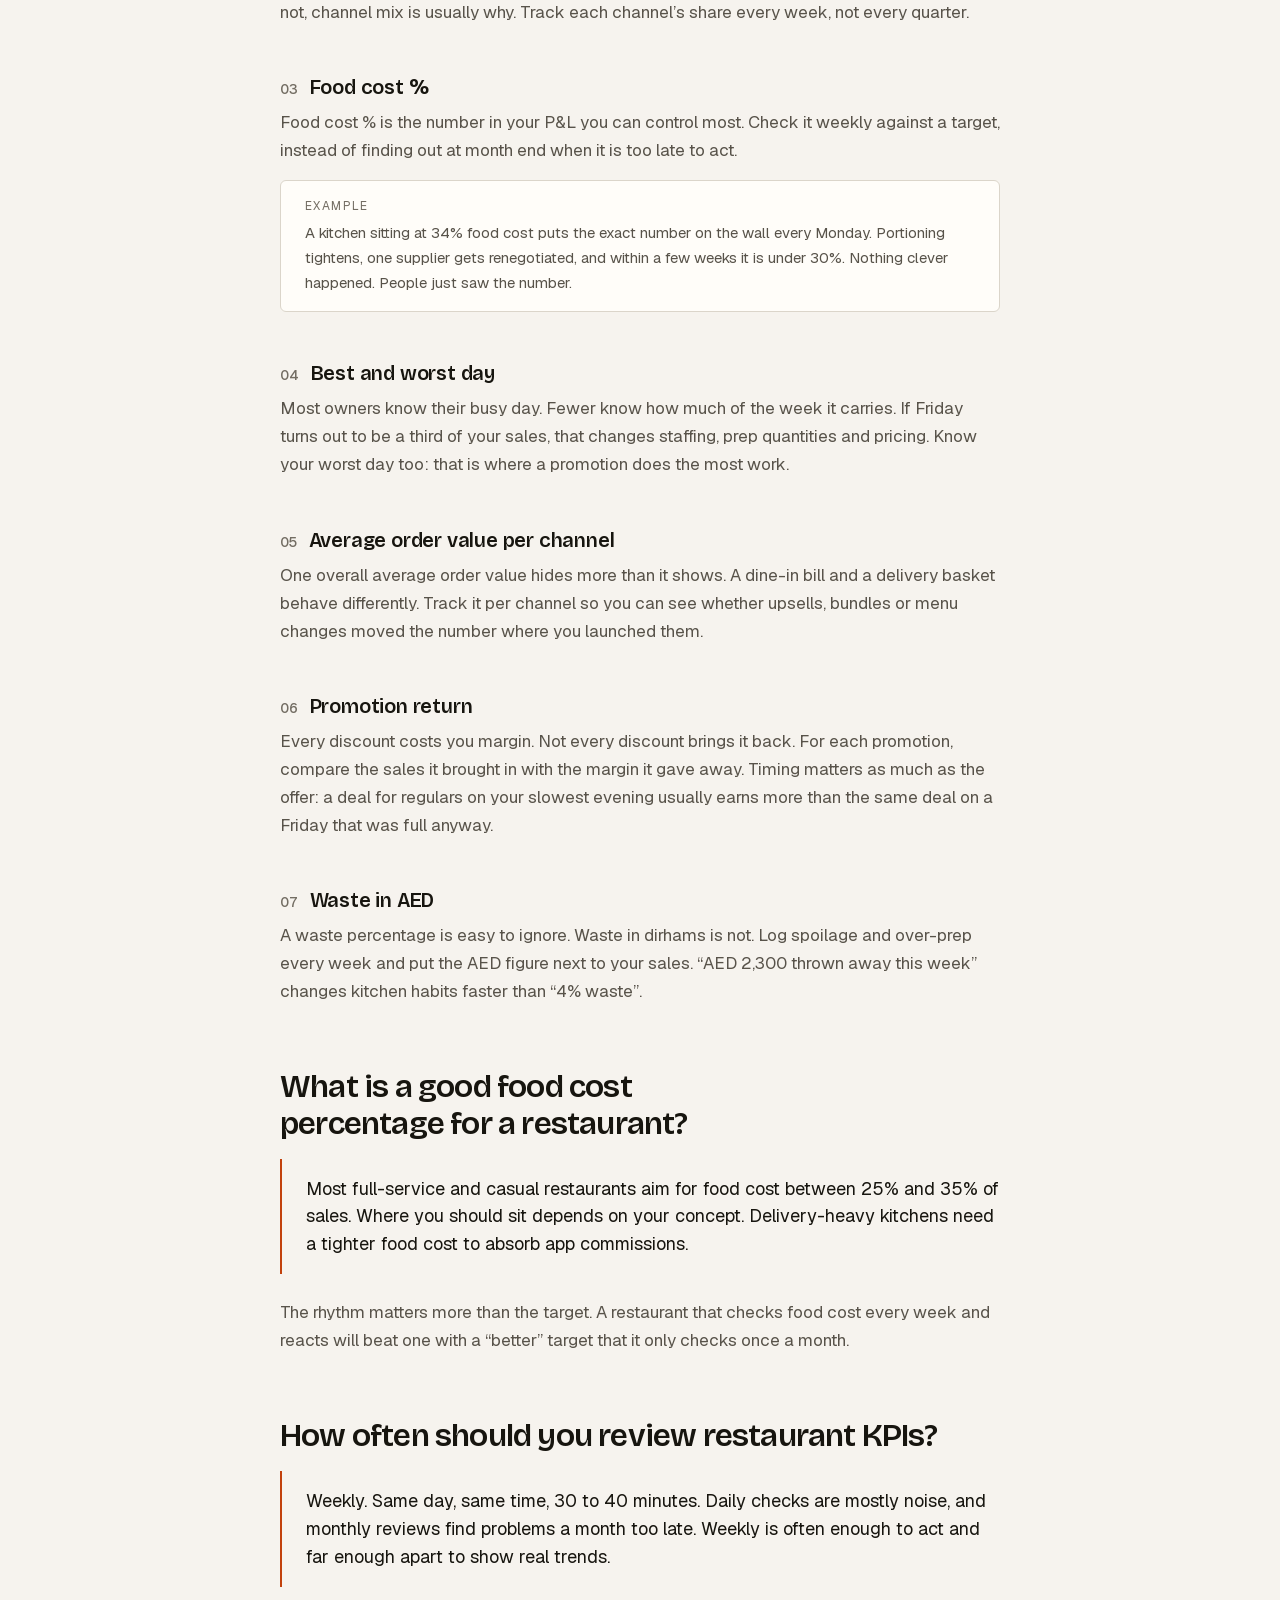
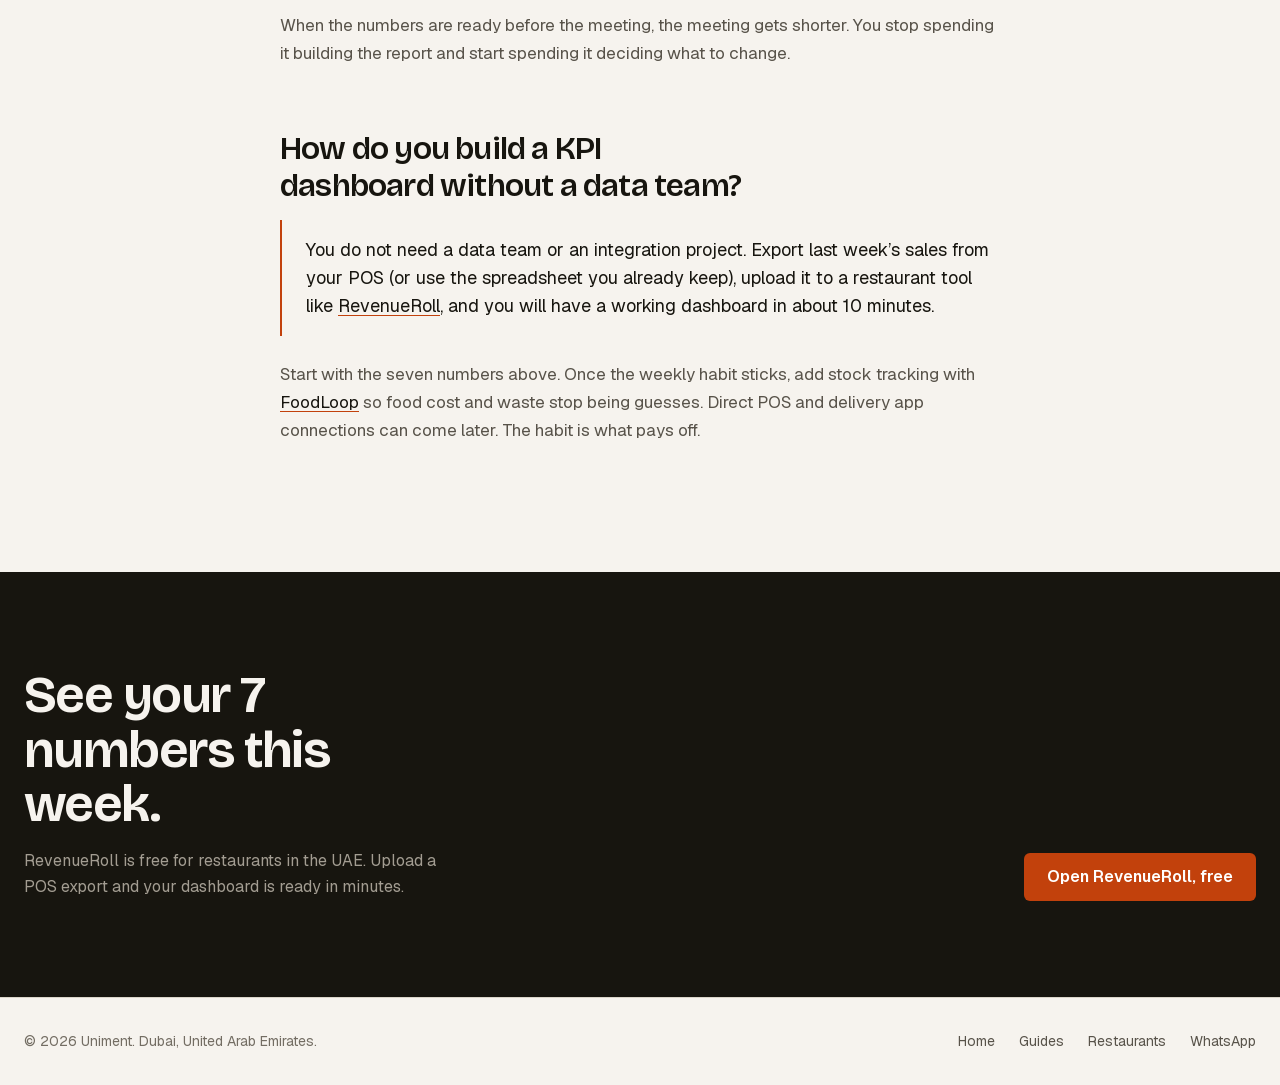
<file: blog/restaurant-kpi-dashboard-weekly-numbers/index.html>
<!DOCTYPE html>
<html lang="en">
  <head>
    <meta charset="UTF-8" />
    <meta name="viewport" content="width=device-width, initial-scale=1.0" />
    <meta name="theme-color" content="#F6F3EE" />
    <link rel="icon" href="../../favicon.ico" sizes="48x48" />
    <link rel="icon" href="../../logo.svg" type="image/svg+xml" />
    <link rel="apple-touch-icon" href="../../apple-touch-icon.png" />
    <title>Restaurant KPI Dashboard: The 7 Numbers to Review Every Week | Uniment</title>
    <meta name="description" content="The 7 numbers every UAE restaurant should review weekly: sales trend, channel mix, food cost %, best and worst days, average order value, promotion return and waste in AED. Plus how to track them without a data team." />

    <link rel="canonical" href="https://uniment.ae/blog/restaurant-kpi-dashboard-weekly-numbers/" />
    <meta name="robots" content="index, follow, max-snippet:-1, max-image-preview:large" />
    <meta name="author" content="Mayur Rane" />

    <!-- Open Graph -->
    <meta property="og:type" content="article" />
    <meta property="og:url" content="https://uniment.ae/blog/restaurant-kpi-dashboard-weekly-numbers/" />
    <meta property="og:title" content="Restaurant KPI Dashboard: The 7 Numbers to Review Every Week" />
    <meta property="og:description" content="The 7 numbers every UAE restaurant should review weekly: sales trend, channel mix, food cost %, best and worst days, average order value, promotion return and waste in AED. Plus how to track them without a data team." />
    <meta property="og:image" content="https://uniment.ae/og-image.jpg" />
    <meta property="og:image:type" content="image/jpeg" />
    <meta property="og:image:width" content="1200" />
    <meta property="og:image:height" content="630" />
    <meta property="og:image:alt" content="Uniment restaurant dashboard" />
    <meta property="og:site_name" content="Uniment" />
    <meta property="og:locale" content="en_AE" />
    <meta property="article:published_time" content="2026-07-02" />
    <meta property="article:author" content="Mayur Rane" />

    <!-- Twitter Card -->
    <meta name="twitter:card" content="summary_large_image" />
    <meta name="twitter:title" content="Restaurant KPI Dashboard: The 7 Numbers to Review Every Week" />
    <meta name="twitter:description" content="The 7 numbers every UAE restaurant should review weekly: sales trend, channel mix, food cost %, best and worst days, average order value, promotion return and waste in AED. Plus how to track them without a data team." />
    <meta name="twitter:image" content="https://uniment.ae/og-image.jpg" />
    <meta name="twitter:image:alt" content="Uniment restaurant dashboard" />

    <!-- Structured Data: BlogPosting -->
    <script type="application/ld+json">
    {
      "@context": "https://schema.org",
      "@type": "BlogPosting",
      "headline": "Restaurant KPI Dashboard: The 7 Numbers to Review Every Week",
      "description": "The 7 numbers every UAE restaurant should review weekly: sales trend, channel mix, food cost %, best and worst days, average order value, promotion return and waste in AED. Plus how to track them without a data team.",
      "url": "https://uniment.ae/blog/restaurant-kpi-dashboard-weekly-numbers/",
      "datePublished": "2026-07-02",
      "dateModified": "2026-11-12",
      "inLanguage": "en-AE",
      "author": {
        "@type": "Person",
        "name": "Mayur Rane",
        "jobTitle": "Founder",
        "worksFor": { "@type": "Organization", "name": "Uniment", "url": "https://uniment.ae" }
      },
      "publisher": {
        "@type": "Organization",
        "name": "Uniment",
        "url": "https://uniment.ae",
        "logo": { "@type": "ImageObject", "url": "https://uniment.ae/logo.svg" }
      },
      "mainEntityOfPage": {
        "@type": "WebPage",
        "@id": "https://uniment.ae/blog/restaurant-kpi-dashboard-weekly-numbers/"
      },
      "isPartOf": { "@type": "Blog", "@id": "https://uniment.ae/blog/" }
    }
    </script>

    <link rel="preload" href="../../fonts/bricolage-grotesque-latin.woff2" as="font" type="font/woff2" crossorigin>
    <link rel="preload" href="../../fonts/geist-latin.woff2" as="font" type="font/woff2" crossorigin>
    <link rel="stylesheet" href="../../css/fonts.css">
    <link rel="stylesheet" href="../../blog/blog.css" />

    <script defer data-domain="uniment.ae" src="https://plausible.io/js/script.js"></script>
  </head>
  <body>
    <a class="skip-link" href="#main">Skip to content</a>
    <header class="nav">
      <div class="wrap nav-in">
        <a href="../../" class="brand" aria-label="Uniment home">
          <span class="brand-word">un<span class="i">&#305;</span>ment</span>
        </a>
        <nav class="nav-links" aria-label="Main">
          <a href="../../#build" class="hide-mobile">What we build</a>
          <a href="../../restaurants/" class="hide-mobile">Restaurants</a>
          <a href="../../blog/" aria-current="page">Guides</a>
          <a class="btn btn-ink btn-sm" href="../../marketplace/">App Marketplace</a>
        </nav>
      </div>
    </header>

    <main id="main" tabindex="-1">
      <div class="container">
        <header class="page-header">
          <p class="eyebrow"><a href="../../blog/" style="text-decoration:none">Guides</a> / Weekly numbers</p>
          <h1>Restaurant KPI Dashboard: The 7 Numbers to Review Every Week</h1>
          <p class="lede">Most owners have more POS reports than they can read, and still cannot say whether it was a good week. These are the seven numbers that change decisions, and how to track them without a data team.</p>
          <div class="byline">
            <span class="avatar" aria-hidden="true">MR</span>
            <span>By <strong>Mayur Rane</strong>, founder of Uniment</span>
            <span aria-hidden="true">/</span>
            <time datetime="2026-07-02">2 July 2026</time>
            <span aria-hidden="true">/</span>
            <span>7 min read</span>
          </div>
        </header>

        <article>
          <h2>What is a restaurant KPI dashboard?</h2>
          <div class="answer-box">
            <p>A restaurant KPI dashboard is one screen that shows your key numbers (sales, food cost %, channel mix and order trends) taken from your POS and stock data. You review the week in minutes instead of digging through spreadsheets.</p>
          </div>
          <p>The point is not more data. It is fewer, better decisions. A good weekly review answers three questions: did we make money, where did it come from, and what is quietly eating the margin?</p>

          <h2>Which KPIs should a restaurant review weekly?</h2>
          <div class="answer-box">
            <p>Review these seven every week: sales vs last week, channel mix (dine-in, delivery, takeaway), food cost %, best and worst day, average order value per channel, promotion return, and waste in AED.</p>
          </div>

          <h3><span class="n">01</span> Sales vs last week</h3>
          <p>Look at the trend, not just the number. One week on its own tells you little. What matters is whether you are up or down on last week and on the same week last month. A rolling 7-day view smooths out one-off spikes like public holidays.</p>

          <h3><span class="n">02</span> Channel mix: dine-in, delivery, takeaway</h3>
          <p>In the UAE, Talabat, Deliveroo and Noon Food can grow to 40 to 60% of orders, at very different margins from dine-in once commission is taken. If delivery share is rising but profit is not, channel mix is usually why. Track each channel&rsquo;s share every week, not every quarter.</p>

          <h3><span class="n">03</span> Food cost %</h3>
          <p>Food cost % is the number in your P&amp;L you can control most. Check it weekly against a target, instead of finding out at month end when it is too late to act.</p>
          <div class="example">
            <span class="label">Example</span>
            <p>A kitchen sitting at 34% food cost puts the exact number on the wall every Monday. Portioning tightens, one supplier gets renegotiated, and within a few weeks it is under 30%. Nothing clever happened. People just saw the number.</p>
          </div>

          <h3><span class="n">04</span> Best and worst day</h3>
          <p>Most owners know their busy day. Fewer know how much of the week it carries. If Friday turns out to be a third of your sales, that changes staffing, prep quantities and pricing. Know your worst day too: that is where a promotion does the most work.</p>

          <h3><span class="n">05</span> Average order value per channel</h3>
          <p>One overall average order value hides more than it shows. A dine-in bill and a delivery basket behave differently. Track it per channel so you can see whether upsells, bundles or menu changes moved the number where you launched them.</p>

          <h3><span class="n">06</span> Promotion return</h3>
          <p>Every discount costs you margin. Not every discount brings it back. For each promotion, compare the sales it brought in with the margin it gave away. Timing matters as much as the offer: a deal for regulars on your slowest evening usually earns more than the same deal on a Friday that was full anyway.</p>

          <h3><span class="n">07</span> Waste in AED</h3>
          <p>A waste percentage is easy to ignore. Waste in dirhams is not. Log spoilage and over-prep every week and put the AED figure next to your sales. &ldquo;AED 2,300 thrown away this week&rdquo; changes kitchen habits faster than &ldquo;4% waste&rdquo;.</p>

          <h2>What is a good food cost percentage for a restaurant?</h2>
          <div class="answer-box">
            <p>Most full-service and casual restaurants aim for food cost between 25% and 35% of sales. Where you should sit depends on your concept. Delivery-heavy kitchens need a tighter food cost to absorb app commissions.</p>
          </div>
          <p>The rhythm matters more than the target. A restaurant that checks food cost every week and reacts will beat one with a &ldquo;better&rdquo; target that it only checks once a month.</p>

          <h2>How often should you review restaurant KPIs?</h2>
          <div class="answer-box">
            <p>Weekly. Same day, same time, 30 to 40 minutes. Daily checks are mostly noise, and monthly reviews find problems a month too late. Weekly is often enough to act and far enough apart to show real trends.</p>
          </div>
          <p>When the numbers are ready before the meeting, the meeting gets shorter. You stop spending it building the report and start spending it deciding what to change.</p>

          <h2>How do you build a KPI dashboard without a data team?</h2>
          <div class="answer-box">
            <p>You do not need a data team or an integration project. Export last week&rsquo;s sales from your POS (or use the spreadsheet you already keep), upload it to a restaurant tool like <a href="../../restaurants/#products">RevenueRoll</a>, and you will have a working dashboard in about 10 minutes.</p>
          </div>
          <p>Start with the seven numbers above. Once the weekly habit sticks, add stock tracking with <a href="../../restaurants/#products">FoodLoop</a> so food cost and waste stop being guesses. Direct POS and delivery app connections can come later. The habit is what pays off.</p>
        </article>
      </div>

      <section class="cta">
        <div class="wrap cta-in">
          <div>
            <h2>See your 7 numbers this week.</h2>
            <p>RevenueRoll is free for restaurants in the UAE. Upload a POS export and your dashboard is ready in minutes.</p>
          </div>
          <a class="btn" href="https://paulkpi-frontend-for-frontend.vercel.app/auth/login">Open RevenueRoll, free</a>
        </div>
      </section>
    </main>

    <footer class="foot">
      <div class="wrap foot-in">
        <span>&copy; 2026 Uniment. Dubai, United Arab Emirates.</span>
        <nav aria-label="Footer">
          <a href="../../">Home</a>
          <a href="../../blog/">Guides</a>
          <a href="../../restaurants/">Restaurants</a>
          <a href="https://wa.me/971502413077" target="_blank" rel="noopener">WhatsApp</a>
        </nav>
      </div>
    </footer>
  </body>
</html>
</file>
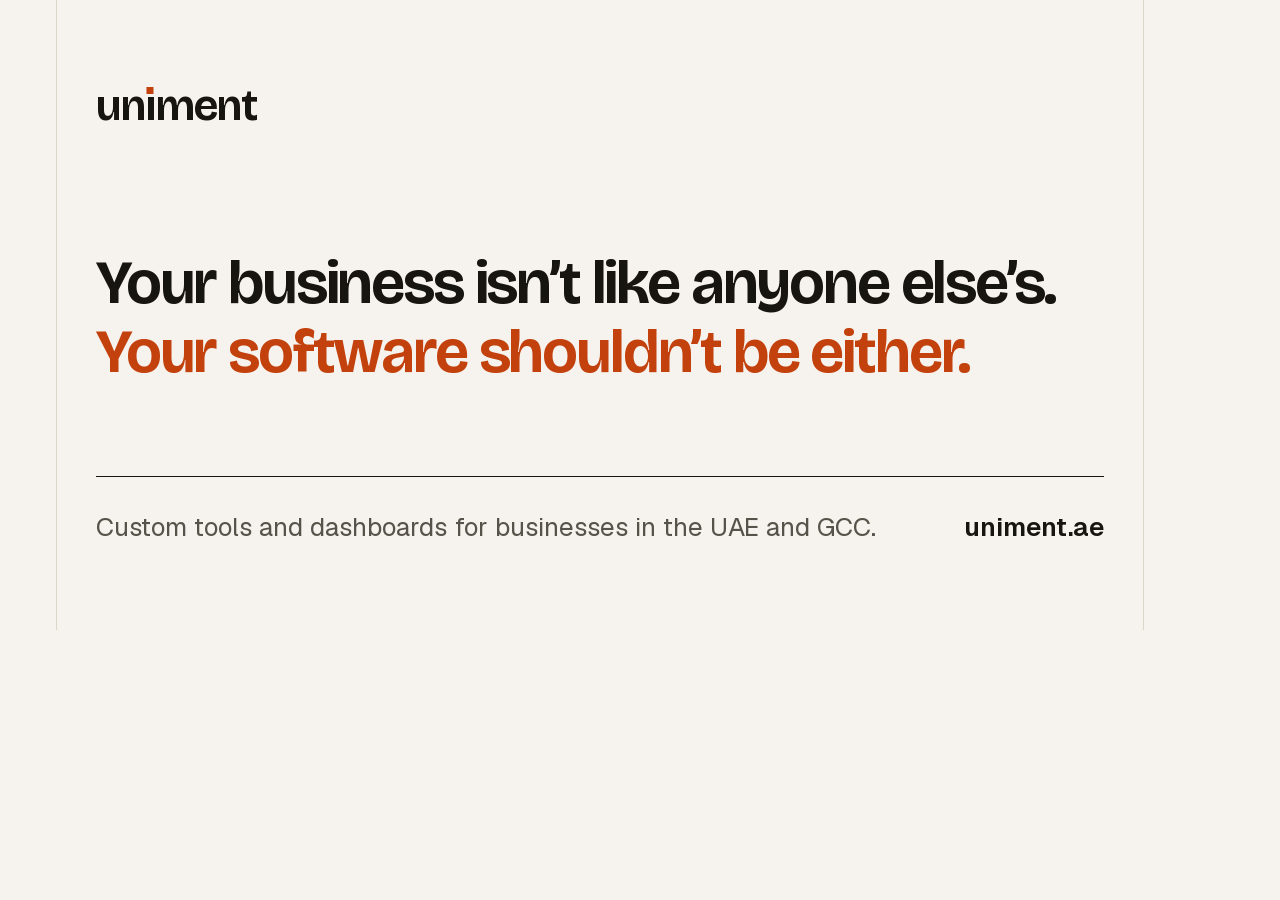
<file: brand/og-home.html>
<!doctype html>
<!-- Source for og-image.jpg. Render at 1200x630 with headless Chrome, save as JPEG. See README "Social image and icons". -->
<html><head><meta charset="utf-8"><meta name="robots" content="noindex"><link rel="stylesheet" href="../css/fonts.css"><link rel="stylesheet" href="../css/site.css">
<style>
  html,body{margin:0;width:1200px;height:630px;overflow:hidden;background:var(--paper)}
  .og{position:relative;width:1200px;height:630px;padding:84px 96px 0}
  .og::before,.og::after{content:"";position:absolute;top:0;bottom:0;width:1px;background:var(--line);left:56px}
  .og::after{left:auto;right:56px}
  .og .brand-word{font-size:44px}
  .og h1{margin:120px 0 0;font:650 62px/1.12 var(--f-display);letter-spacing:-.035em}
  .og h1 em{font-style:normal;color:var(--accent);display:block}
  .og .base{position:absolute;left:96px;right:96px;top:476px;border-top:1px solid var(--ink);padding-top:30px;display:flex;justify-content:space-between;font-size:26px;color:var(--ink-2)}
  .og .base b{color:var(--ink);font-weight:600}
</style></head>
<body><div class="og">
  <span class="brand-word">un<span class="i">&#305;</span>ment</span>
  <h1>Your business isn&rsquo;t like anyone else&rsquo;s.<em>Your software shouldn&rsquo;t be either.</em></h1>
  <div class="base"><span>Custom tools and dashboards for businesses in the UAE and GCC.</span><b>uniment.ae</b></div>
</div></body></html>
</file>
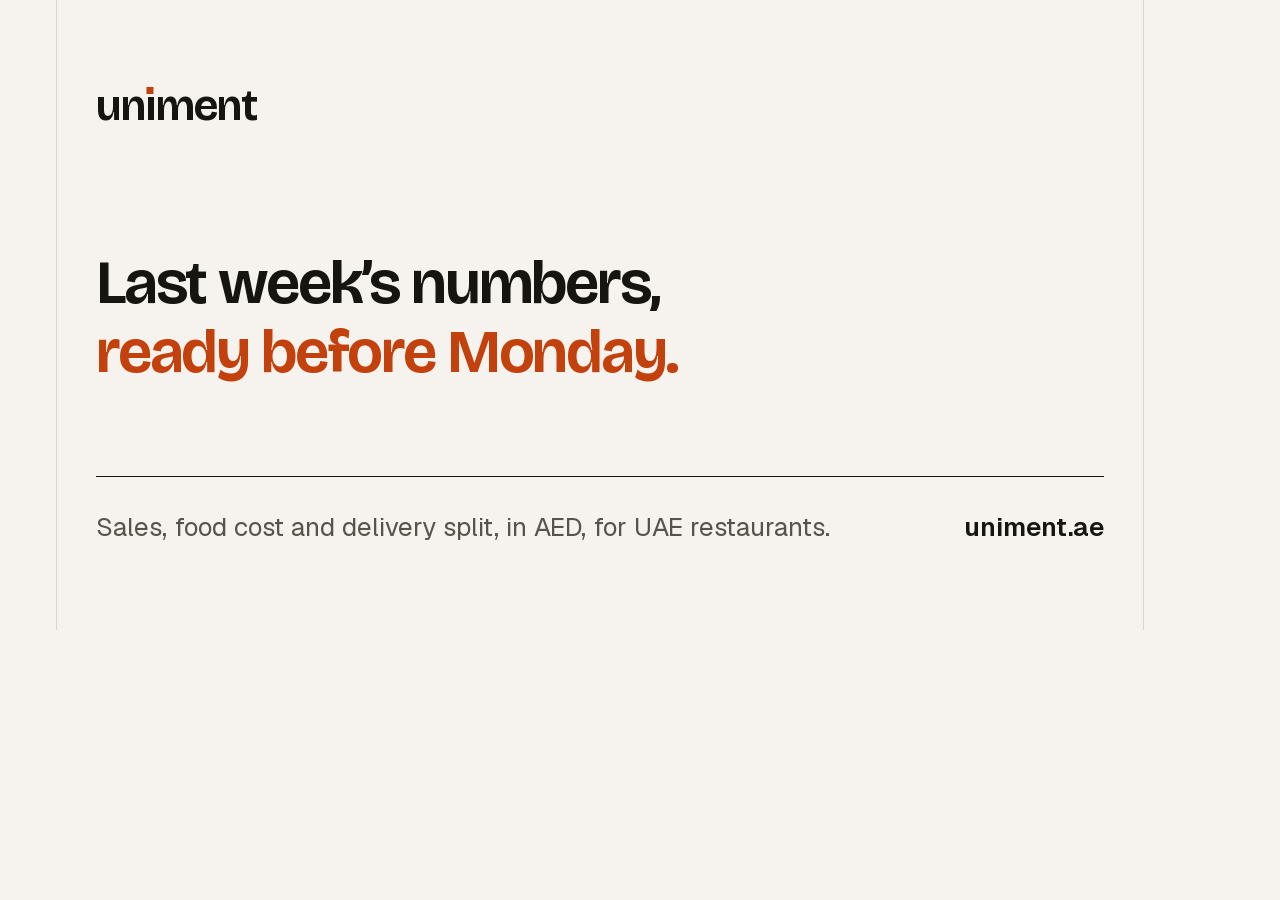
<file: brand/og-restaurants.html>
<!doctype html>
<!-- Source for og-restaurants.jpg. Render at 1200x630 with headless Chrome, save as JPEG. See README "Social image and icons". -->
<html><head><meta charset="utf-8"><meta name="robots" content="noindex"><link rel="stylesheet" href="../css/fonts.css"><link rel="stylesheet" href="../css/site.css">
<style>
  html,body{margin:0;width:1200px;height:630px;overflow:hidden;background:var(--paper)}
  .og{position:relative;width:1200px;height:630px;padding:84px 96px 0}
  .og::before,.og::after{content:"";position:absolute;top:0;bottom:0;width:1px;background:var(--line);left:56px}
  .og::after{left:auto;right:56px}
  .og .brand-word{font-size:44px}
  .og h1{margin:120px 0 0;font:650 62px/1.12 var(--f-display);letter-spacing:-.035em}
  .og h1 em{font-style:normal;color:var(--accent);display:block}
  .og .base{position:absolute;left:96px;right:96px;top:476px;border-top:1px solid var(--ink);padding-top:30px;display:flex;justify-content:space-between;font-size:26px;color:var(--ink-2)}
  .og .base b{color:var(--ink);font-weight:600}
</style></head>
<body><div class="og">
  <span class="brand-word">un<span class="i">&#305;</span>ment</span>
  <h1>Last week&rsquo;s numbers,<em>ready before Monday.</em></h1>
  <div class="base"><span>Sales, food cost and delivery split, in AED, for UAE restaurants.</span><b>uniment.ae</b></div>
</div></body></html>
</file>
<file: css/fonts.css>
/* Site type: Bricolage Grotesque (headings) + Geist (text).
   Variable fonts, self-hosted mirrors of Google Fonts (OFL). See README "Fonts". */
/* latin-ext */
@font-face {
  font-family: 'Bricolage Grotesque';
  font-style: normal;
  font-weight: 500 700;
  font-stretch: 100%;
  font-display: swap;
  src: url(../fonts/bricolage-grotesque-latin-ext.woff2) format('woff2');
  unicode-range: U+0100-02BA, U+02BD-02C5, U+02C7-02CC, U+02CE-02D7, U+02DD-02FF, U+0304, U+0308, U+0329, U+1D00-1DBF, U+1E00-1E9F, U+1EF2-1EFF, U+2020, U+20A0-20AB, U+20AD-20C0, U+2113, U+2C60-2C7F, U+A720-A7FF;
}
/* latin */
@font-face {
  font-family: 'Bricolage Grotesque';
  font-style: normal;
  font-weight: 500 700;
  font-stretch: 100%;
  font-display: swap;
  src: url(../fonts/bricolage-grotesque-latin.woff2) format('woff2');
  unicode-range: U+0000-00FF, U+0131, U+0152-0153, U+02BB-02BC, U+02C6, U+02DA, U+02DC, U+0304, U+0308, U+0329, U+2000-206F, U+20AC, U+2122, U+2191, U+2193, U+2212, U+2215, U+FEFF, U+FFFD;
}
/* latin-ext */
@font-face {
  font-family: 'Geist';
  font-style: normal;
  font-weight: 400 600;
  font-display: swap;
  src: url(../fonts/geist-latin-ext.woff2) format('woff2');
  unicode-range: U+0100-02BA, U+02BD-02C5, U+02C7-02CC, U+02CE-02D7, U+02DD-02FF, U+0304, U+0308, U+0329, U+1D00-1DBF, U+1E00-1E9F, U+1EF2-1EFF, U+2020, U+20A0-20AB, U+20AD-20C0, U+2113, U+2C60-2C7F, U+A720-A7FF;
}
/* latin */
@font-face {
  font-family: 'Geist';
  font-style: normal;
  font-weight: 400 600;
  font-display: swap;
  src: url(../fonts/geist-latin.woff2) format('woff2');
  unicode-range: U+0000-00FF, U+0131, U+0152-0153, U+02BB-02BC, U+02C6, U+02DA, U+02DC, U+0304, U+0308, U+0329, U+2000-206F, U+20AC, U+2122, U+2191, U+2193, U+2212, U+2215, U+FEFF, U+FFFD;
}
</file>
<file: css/site.css>
/* Uniment site styles: design system + sections. Shared by / and /restaurants/. */
/* ============================================================
   Design system. Use only these tokens below.
   Direction: warm paper, ink, one paprika accent, hairline grid.
============================================================ */
:root{
  /* Colour: 1 background, 1 text, 1 accent, plus neutrals */
  --paper:   #F6F3EE;
  --paper-2: #EDE8E0;
  --card:    #FFFDF9;
  --ink:     #17150F;
  --ink-2:   #58534A;
  --ink-3:   #736D63;
  --line:    #DBD5CA;
  --line-ink: #34302A;
  --accent:  #C2410C;
  --accent-press: #A3360A;

  /* Type */
  --f-display: 'Bricolage Grotesque', 'Helvetica Neue', Arial, sans-serif;
  --f-text:    'Geist', 'Helvetica Neue', Arial, sans-serif;
  --t-12: .75rem;  --t-14: .875rem; --t-16: 1rem;    --t-18: 1.125rem;
  --t-20: 1.25rem; --t-28: 1.75rem; --t-40: 2.5rem;  --t-56: 3.5rem;
  --t-hero: clamp(2.75rem, 1.5rem + 4.6vw, 5.25rem);

  /* Spacing (8-based) */
  --s-1: 8px;  --s-2: 16px; --s-3: 24px;  --s-4: 32px;  --s-5: 48px;
  --s-6: 64px; --s-7: 96px; --s-8: 128px; --s-9: 160px;

  /* Grid */
  --max: 1280px;
  --gutter: 24px;
  --side: 24px;

  /* Shape and motion */
  --radius: 6px;
  --ease: cubic-bezier(.2,.7,.2,1);
  --fast: 180ms;
}
@media (max-width: 640px){
  :root{ --side: 20px; --gutter: 16px; }
}

*,*::before,*::after{ box-sizing: border-box; }
html{ -webkit-text-size-adjust: 100%; }
@media (prefers-reduced-motion: no-preference){ html{ scroll-behavior: smooth; } }
body{
  margin: 0;
  background: var(--paper);
  color: var(--ink);
  font: 400 var(--t-16)/1.6 var(--f-text);
  font-feature-settings: "ss01";
  -webkit-font-smoothing: antialiased;
  text-rendering: optimizeLegibility;
}
img,svg{ display: block; max-width: 100%; }
h1,h2,h3,p,ul,ol,dl,dd,figure,blockquote{ margin: 0; }
ul,ol{ padding: 0; list-style: none; }
a{ color: inherit; }
.num{ font-variant-numeric: tabular-nums; }

/* ---------- Layout ---------- */
.wrap{
  width: 100%; max-width: calc(var(--max) + var(--side) * 2);
  margin: 0 auto; padding: 0 var(--side);
}
.grid{ display: grid; grid-template-columns: repeat(12, minmax(0,1fr)); column-gap: var(--gutter); }
/* Rails: two hairlines that run the length of the page, Stripe-style guides */
.rails{ position: relative; }
@media (min-width: 1024px){
  .rails::before, .rails::after{
    content: ""; position: absolute; top: 0; bottom: 0; width: 1px; background: var(--line);
    left: max(8px, calc(50% - var(--max) / 2 - var(--side)));
    pointer-events: none;
  }
  .rails::after{ left: auto; right: max(8px, calc(50% - var(--max) / 2 - var(--side))); }
}
.section{ border-top: 1px solid var(--line); }

/* ---------- Type ---------- */
.display{
  font-family: var(--f-display);
  font-weight: 650;
  font-variation-settings: "opsz" 96;
  letter-spacing: -.035em;
  line-height: .98;
}
.h2{
  font-family: var(--f-display); font-weight: 600;
  font-variation-settings: "opsz" 72;
  font-size: clamp(2rem, 1.3rem + 2.6vw, var(--t-56));
  letter-spacing: -.03em; line-height: 1.04;
  text-wrap: balance;
}
.h3{
  font-family: var(--f-display); font-weight: 600;
  font-size: var(--t-20); letter-spacing: -.01em; line-height: 1.25;
}
.lede{ font-size: var(--t-20); line-height: 1.5; color: var(--ink-2); max-width: 34em; text-wrap: pretty; }
.body{ color: var(--ink-2); max-width: 62ch; text-wrap: pretty; }
.tag{
  display: flex; align-items: center; gap: 12px;
  font-size: var(--t-12); font-weight: 500; letter-spacing: .12em; text-transform: uppercase;
  color: var(--ink-3);
}
.tag b{ color: var(--ink); font-weight: 600; }

/* ---------- Buttons ---------- */
.btn{
  display: inline-flex; align-items: center; justify-content: center; gap: 10px;
  height: 48px; padding: 0 22px; border-radius: var(--radius);
  font: 600 var(--t-16)/1 var(--f-text); text-decoration: none; white-space: nowrap;
  border: 1px solid transparent; cursor: pointer;
  transition: background-color var(--fast) var(--ease), border-color var(--fast) var(--ease), color var(--fast) var(--ease);
}
.btn-sm{ height: 40px; padding: 0 16px; font-size: var(--t-14); }
.btn-primary{ background: var(--accent); color: #fff; }
.btn-primary:hover{ background: var(--accent-press); }
.btn-ink{ background: var(--ink); color: var(--paper); }
.btn-ink:hover{ background: #000; }
.btn-line{ border-color: var(--ink); color: var(--ink); background: transparent; }
.btn-line:hover{ background: var(--ink); color: var(--paper); }
.btn .arrow{ transition: transform var(--fast) var(--ease); }
.btn:hover .arrow, .link:hover .arrow{ transform: translateX(3px); }
.btn:hover .arrow.down{ transform: translateY(2px); }
.link{
  display: inline-flex; align-items: center; gap: 8px;
  font-weight: 500; text-decoration: none;
  background: linear-gradient(currentColor, currentColor) 0 100% / 100% 1px no-repeat;
  padding-bottom: 2px;
}
.link .arrow{ transition: transform var(--fast) var(--ease); }

:focus-visible{ outline: 2px solid var(--accent); outline-offset: 3px; border-radius: 2px; }
main:focus{ outline: none; }
.skip-link{
  position: fixed; left: 16px; top: -64px; z-index: 100;
  padding: 12px 16px; border-radius: var(--radius);
  background: var(--ink); color: var(--paper); font-weight: 600; text-decoration: none;
}
.skip-link:focus{ top: 16px; }

/* ---------- Nav ---------- */
.nav{
  position: sticky; top: 0; z-index: 50;
  background: color-mix(in srgb, var(--paper) 94%, transparent);
  border-bottom: 1px solid var(--line);
}
@supports not (background: color-mix(in srgb, red, blue)){ .nav{ background: var(--paper); } }
.nav-in{ display: flex; align-items: center; justify-content: space-between; height: 64px; }
.brand{ display: inline-flex; align-items: center; gap: 10px; text-decoration: none; }
.brand-word{ font: 650 1.5rem/1 var(--f-display); letter-spacing: -.035em; color: var(--ink); }
/* Wordmark: dotless i with an orange square dot */
.brand-word .i{ position: relative; display: inline-block; line-height: 1; }
.brand-word .i::before{ content: ""; position: absolute; left: 50%; top: .07em; width: .16em; height: .16em; background: var(--accent); transform: translateX(-50%); }
.nav-links{ display: flex; gap: var(--s-4); font-size: var(--t-14); }
.nav-links a{ text-decoration: none; color: var(--ink-2); transition: color var(--fast) var(--ease); }
.nav-links a:hover{ color: var(--ink); }
.nav-cta{ display: flex; align-items: center; gap: var(--s-2); }
.nav-cta .quiet{ font-size: var(--t-14); color: var(--ink-2); text-decoration: none; }
.nav-cta .quiet:hover{ color: var(--ink); }
.menu-btn{
  display: none; width: 44px; height: 44px; margin-right: -10px;
  align-items: center; justify-content: center;
  background: none; border: 0; color: var(--ink); cursor: pointer;
}
.menu{ display: none; }
@media (max-width: 1180px){
  .nav-links{ gap: var(--s-3); }
  .nav-cta .quiet{ display: none; }
}
@media (max-width: 900px){
  .nav-links, .nav-cta .quiet{ display: none; }
  .menu-btn{ display: inline-flex; }
  .nav-cta .btn{ display: none; }
  .menu{
    border-top: 1px solid var(--line); background: var(--paper);
    padding: var(--s-1) var(--side) var(--s-3);
  }
  .menu.open{ display: block; }
  .menu a.row{
    display: flex; justify-content: space-between; align-items: center;
    padding: 14px 0; border-bottom: 1px solid var(--line);
    font: 600 var(--t-20)/1.2 var(--f-display); letter-spacing: -.01em; text-decoration: none;
  }
  .menu .btn{ width: 100%; margin-top: var(--s-3); }
}

/* ---------- Hero ---------- */
.hero{ padding: var(--s-6) 0 var(--s-7); }
.hero .tag{ margin-bottom: var(--s-4); }
.hero h1{ font-size: var(--t-hero); grid-column: 1 / -1; max-width: 19ch; text-wrap: balance; }
.hero h1 em{ font-style: normal; color: var(--accent); }
.hero h1 em.line{ display: block; }
.hero-row{ margin-top: var(--s-5); align-items: start; row-gap: var(--s-4); }
.hero-copy{ grid-column: 1 / span 4; padding-top: var(--s-1); }
.hero-actions{ display: flex; flex-wrap: wrap; align-items: center; gap: var(--s-3); margin-top: var(--s-4); }
.hero-note{ margin-top: var(--s-3); font-size: var(--t-14); color: var(--ink-3); }
.hero-shot{ grid-column: 6 / span 7; }

/* Product shot (HTML, sample data) */
.shot{
  background: var(--card); border: 1px solid var(--line); border-radius: var(--radius);
  box-shadow: 0 1px 0 rgba(23,21,15,.04), 0 24px 48px -24px rgba(23,21,15,.18);
  overflow: hidden;
}
.shot-bar{
  display: flex; align-items: center; justify-content: space-between; gap: var(--s-2);
  padding: 12px var(--s-3); border-bottom: 1px solid var(--line);
  font-size: var(--t-14);
}
.shot-bar .who{ display: flex; align-items: center; gap: 10px; font-weight: 600; }
.pill{
  display: inline-flex; align-items: center; gap: 6px;
  padding: 4px 10px; border: 1px solid var(--line); border-radius: 999px;
  font-size: var(--t-12); color: var(--ink-2); white-space: nowrap;
}
.kpis{ display: grid; grid-template-columns: repeat(4, 1fr); }
.kpi{ padding: var(--s-2) var(--s-3); border-right: 1px solid var(--line); }
.kpi:last-child{ border-right: 0; }
.kpi dt{ font-size: var(--t-12); color: var(--ink-3); }
.kpi dd{ margin-top: 6px; font: 600 var(--t-20)/1.1 var(--f-display); letter-spacing: -.02em; }
.kpi .d{ display: block; margin-top: 4px; font: 500 var(--t-12)/1 var(--f-text); color: var(--ink-3); letter-spacing: 0; }
.kpi .d.up{ color: #2F6B3A; }
.chart{ padding: var(--s-3); border-top: 1px solid var(--line); }
.chart-head{ display: flex; justify-content: space-between; font-size: var(--t-12); color: var(--ink-3); margin-bottom: var(--s-2); }
.bars{ display: grid; grid-template-columns: repeat(7, 1fr); gap: 10px; align-items: end; height: 132px; }
.bar{ position: relative; height: var(--h); background: var(--paper-2); border-radius: 2px 2px 0 0; }
.bar.hi{ background: var(--accent); }
.bar span{
  position: absolute; left: 50%; bottom: calc(100% + 6px); transform: translateX(-50%);
  font-size: 11px; font-weight: 600; white-space: nowrap; color: var(--accent);
}
.days{ display: grid; grid-template-columns: repeat(7, 1fr); gap: 10px; margin-top: 8px; font-size: 11px; color: var(--ink-3); text-align: center; }
.mix{ padding: var(--s-2) var(--s-3) var(--s-3); border-top: 1px solid var(--line); }
.mix-bar{ display: flex; height: 10px; border-radius: 2px; overflow: hidden; margin: 10px 0 12px; gap: 2px; }
.mix-bar i{ display: block; width: var(--w); background: var(--c); }
.mix-key{ display: flex; flex-wrap: wrap; gap: 6px 16px; font-size: var(--t-12); color: var(--ink-2); }
.mix-key span{ display: inline-flex; align-items: center; gap: 6px; }
.mix-key span::before{ content: ""; width: 8px; height: 8px; border-radius: 1px; background: var(--c); }
.shot-cap{ margin-top: 12px; font-size: var(--t-12); color: var(--ink-3); }

/* ---------- Works-from strip ---------- */
.strip{ border-top: 1px solid var(--line); }
.strip-in{ display: flex; flex-wrap: wrap; align-items: center; gap: var(--s-2) var(--s-5); padding-top: var(--s-3); padding-bottom: var(--s-3); font-size: var(--t-14); color: var(--ink-2); }
.strip-in strong{ color: var(--ink); font-weight: 600; }

/* ---------- Section head (left label column + content) ---------- */
.block{ padding: var(--s-8) 0; }
.side{ grid-column: 1 / span 4; }
.main{ grid-column: 5 / span 8; }
.side .tag{ margin-bottom: var(--s-3); }
.side .body{ margin-top: var(--s-3); }
.side .link{ margin-top: var(--s-4); }
@media (min-width: 1024px){ .stick{ position: sticky; top: 112px; } }

/* ---------- Numbers (what you see) ---------- */
.rows li{
  display: grid; grid-template-columns: 56px 1fr auto; gap: var(--s-3);
  align-items: baseline; padding: var(--s-4) 0; border-top: 1px solid var(--line);
}
.rows li:last-child{ border-bottom: 1px solid var(--line); }
.rows .i{ font-size: var(--t-14); color: var(--ink-3); }
.rows .q{ margin-top: 6px; color: var(--ink-2); max-width: 46ch; }
.rows .v{ font: 600 var(--t-40)/1 var(--f-display); letter-spacing: -.03em; text-align: right; }
.rows .v small{ display: block; margin-top: 8px; font: 500 var(--t-12)/1 var(--f-text); letter-spacing: 0; color: var(--ink-3); }

/* ---------- Products table ---------- */
.products{ padding: var(--s-8) 0; }
.products-head{ align-items: end; margin-bottom: var(--s-6); row-gap: var(--s-3); }
.products-head h2{ grid-column: 1 / span 7; }
.products-head p{ grid-column: 9 / span 4; }
.ptable{ border-top: 1px solid var(--ink); }
.prow{
  display: grid; grid-template-columns: 3fr 2fr 5fr 2fr; column-gap: var(--gutter);
  align-items: center; padding: var(--s-3) 0; border-bottom: 1px solid var(--line);
}
.prow.th{ padding: 12px 0; font-size: var(--t-12); letter-spacing: .12em; text-transform: uppercase; color: var(--ink-3); }
.prow .name{ font: 600 var(--t-28)/1.1 var(--f-display); letter-spacing: -.02em; }
.prow .for{ font-size: var(--t-14); color: var(--ink-2); }
.prow .what{ color: var(--ink-2); }
.prow .go{ justify-self: end; }
.prow.soon .name{ color: var(--ink-3); }
.status{ font-size: var(--t-14); color: var(--ink-3); }

/* ---------- Restaurant software (custom builds) ---------- */
.soft-lede{ margin-top: var(--s-3); }
.soft-meta{ display: flex; flex-wrap: wrap; gap: 8px var(--s-4); margin-top: var(--s-4); font-size: var(--t-14); color: var(--ink-2); }
.soft-meta strong{ color: var(--ink); font-weight: 600; }
.services{ margin-top: var(--s-6); border-top: 1px solid var(--ink); }
.service{
  display: grid; grid-template-columns: repeat(12, minmax(0,1fr)); column-gap: var(--gutter);
  align-items: baseline; padding: var(--s-4) 0; border-bottom: 1px solid var(--line);
}
.service .i{ grid-column: 1 / span 1; font-size: var(--t-14); color: var(--ink-3); }
.service h3{ grid-column: 2 / span 4; font: 600 var(--t-28)/1.1 var(--f-display); letter-spacing: -.02em; }
.service p{ grid-column: 7 / span 6; color: var(--ink-2); max-width: 52ch; }
.soft-cta{
  display: flex; flex-wrap: wrap; justify-content: space-between; align-items: center; gap: var(--s-3) var(--s-5);
  margin-top: var(--s-6); padding: var(--s-5); background: var(--paper-2); border-radius: var(--radius);
}
.soft-cta p{ font: 600 clamp(1.5rem, 1.1rem + 1.4vw, 2.25rem)/1.1 var(--f-display); letter-spacing: -.025em; max-width: 20ch; }
.soft-actions{ display: flex; flex-wrap: wrap; align-items: center; gap: var(--s-3); }

/* ---------- Local facts ---------- */
.local{ background: var(--paper-2); }
.facts{ display: grid; grid-template-columns: 1fr 1fr; border-top: 1px solid var(--line); margin-top: var(--s-6); }
.fact{ padding: var(--s-4) var(--s-4) var(--s-5) 0; border-bottom: 1px solid var(--line); }
.fact:nth-child(odd){ border-right: 1px solid var(--line); }
.fact:nth-child(even){ padding-left: var(--s-4); }
.fact .big{ font: 650 var(--t-40)/1 var(--f-display); letter-spacing: -.03em; }
.fact p{ margin-top: var(--s-2); color: var(--ink-2); max-width: 38ch; }
.fact p.big{ margin-top: 0; color: var(--ink); max-width: none; }

/* ---------- Steps ---------- */
.steps{ display: grid; grid-template-columns: repeat(3, 1fr); column-gap: var(--gutter); margin-top: var(--s-6); }
.step{ border-top: 2px solid var(--ink); padding-top: var(--s-3); }
.step .n{ font: 600 var(--t-14)/1 var(--f-text); color: var(--ink-3); }
.step h3{ margin-top: var(--s-5); }
.step p{ margin-top: 12px; color: var(--ink-2); max-width: 32ch; }
.step .time{ margin-top: var(--s-3); font-size: var(--t-14); color: var(--ink); font-weight: 500; }

/* ---------- Founder (dark band) ---------- */
.founder{ background: var(--ink); color: var(--paper); }
.founder .tag{ color: #A39D92; }
.founder blockquote{
  grid-column: 1 / span 10;
  font: 600 clamp(1.75rem, 1.1rem + 2.6vw, 3.25rem)/1.12 var(--f-display);
  letter-spacing: -.025em; text-wrap: balance;
}
.founder blockquote span{ color: #F08A55; }
.sig{ display: flex; align-items: center; gap: var(--s-2); margin-top: var(--s-5); }
.sig .who{ font-weight: 600; }
.sig .role{ font-size: var(--t-14); color: #A39D92; }
.founder-actions{ display: flex; flex-wrap: wrap; gap: var(--s-3); align-items: center; margin-top: var(--s-5); }
.founder .link{ color: var(--paper); }

/* ---------- FAQ ---------- */
.faq details{ border-top: 1px solid var(--line); }
.faq details:last-child{ border-bottom: 1px solid var(--line); }
.faq summary{
  display: flex; justify-content: space-between; align-items: center; gap: var(--s-3);
  padding: var(--s-3) 0; cursor: pointer; list-style: none;
  font: 600 var(--t-20)/1.3 var(--f-display); letter-spacing: -.01em;
}
.faq summary::-webkit-details-marker{ display: none; }
.faq summary .pm{ flex: none; width: 14px; height: 14px; position: relative; }
.faq summary .pm::before, .faq summary .pm::after{
  content: ""; position: absolute; left: 0; top: 6px; width: 14px; height: 2px; background: var(--ink);
  transition: transform var(--fast) var(--ease);
}
.faq summary .pm::after{ transform: rotate(90deg); }
.faq details[open] .pm::after{ transform: rotate(0); }
.faq details p{ padding: 0 var(--s-6) var(--s-3) 0; color: var(--ink-2); max-width: 62ch; }

/* ---------- Closing ---------- */
.close{ padding: var(--s-8) 0; }
.close h2{ grid-column: 1 / span 7; font-size: clamp(2.5rem, 1.4rem + 4.4vw, 5rem); }
.close-actions{ grid-column: 1 / span 6; display: flex; flex-wrap: wrap; gap: var(--s-3); align-items: center; margin-top: var(--s-5); }
.signup{ grid-column: 8 / span 5; align-self: end; border-top: 1px solid var(--ink); padding-top: var(--s-3); }
.signup .h3{ margin-bottom: 8px; }
.signup form{ display: flex; gap: var(--s-1); margin-top: var(--s-3); }
.signup input{
  flex: 1; min-width: 0; height: 48px; padding: 0 16px;
  background: var(--card); color: var(--ink);
  border: 1px solid var(--line); border-radius: var(--radius);
  font: 400 var(--t-16)/1 var(--f-text);
  transition: border-color var(--fast) var(--ease);
}
.signup input::placeholder{ color: var(--ink-3); }
.signup input:hover{ border-color: var(--ink-3); }
.signup input:focus{ border-color: var(--ink); outline: none; }
.signup input:focus-visible{ outline: 2px solid var(--accent); outline-offset: 2px; }
.form-msg{ margin-top: 12px; font-size: var(--t-14); }
.form-msg.ok{ color: #2F6B3A; }
.form-msg.err{ color: #A3360A; }
.hidden{ display: none; }
.sr-only{ position: absolute; width: 1px; height: 1px; margin: -1px; padding: 0; overflow: hidden; clip: rect(0 0 0 0); white-space: nowrap; border: 0; }

/* ---------- Footer ---------- */
.foot{ border-top: 1px solid var(--line); padding: var(--s-6) 0 var(--s-4); font-size: var(--t-14); }
.foot-top{ row-gap: var(--s-5); }
.foot-brand{ grid-column: 1 / span 4; }
.foot-brand p{ margin-top: var(--s-2); color: var(--ink-2); max-width: 30ch; }
.foot-col{ grid-column: span 2; }
.foot-col:first-of-type{ grid-column: 7 / span 2; }
.foot-col h3{ font: 500 var(--t-12)/1 var(--f-text); letter-spacing: .12em; text-transform: uppercase; color: var(--ink-3); margin-bottom: var(--s-2); }
.foot-col li + li{ margin-top: 10px; }
.foot-col a{ text-decoration: none; color: var(--ink-2); }
.foot-col a:hover{ color: var(--ink); text-decoration: underline; text-underline-offset: 3px; }
.foot-base{ display: flex; flex-wrap: wrap; justify-content: space-between; gap: var(--s-2); margin-top: var(--s-6); padding-top: var(--s-3); border-top: 1px solid var(--line); color: var(--ink-3); }

/* ---------- Tablet ---------- */
@media (max-width: 1023px){
  .hero{ padding-top: var(--s-6); }
  .hero h1{ grid-column: 1 / -1; }
  .hero-copy, .hero-shot{ grid-column: 1 / -1; }
  .hero-shot{ margin-top: var(--s-3); }
  .side, .main{ grid-column: 1 / -1; }
  .main{ margin-top: var(--s-5); }
  .block, .products, .close{ padding: var(--s-7) 0; }
  .products-head h2, .products-head p{ grid-column: 1 / -1; }
  .service .i{ grid-column: 1 / span 1; }
  .service h3{ grid-column: 2 / span 5; }
  .service p{ grid-column: 7 / span 6; }
  .founder blockquote{ grid-column: 1 / -1; }
  .close h2, .close-actions{ grid-column: 1 / -1; }
  .signup{ grid-column: 1 / -1; margin-top: var(--s-6); }
  .foot-brand{ grid-column: 1 / -1; }
  .foot-col, .foot-col:first-of-type{ grid-column: span 4; }
}

/* ---------- Phone ---------- */
@media (max-width: 640px){
  .hero{ padding: var(--s-5) 0 var(--s-6); }
  .hero .tag{ margin-bottom: var(--s-3); }
  .hero-row{ margin-top: var(--s-3); }
  .lede{ font-size: var(--t-18); }
  .hero-actions .btn{ width: 100%; }
  .hero-actions .link{ margin: 0 auto; }
  .kpis{ grid-template-columns: 1fr 1fr; }
  .kpi:nth-child(2){ border-right: 0; }
  .kpi:nth-child(-n+2){ border-bottom: 1px solid var(--line); }
  .kpi{ padding: 12px var(--s-2); }
  .shot-bar, .chart, .mix{ padding-left: var(--s-2); padding-right: var(--s-2); }
  .shot-bar > .pill{ display: none; }
  .chart-head{ margin-bottom: var(--s-4); }
  .bars{ gap: 6px; height: 112px; }
  .days{ gap: 6px; }
  .block, .products, .close{ padding: var(--s-6) 0; }
  .rows li{ grid-template-columns: 1fr auto; gap: 4px var(--s-2); padding: var(--s-3) 0; }
  .rows .i{ grid-column: 1 / -1; }
  .rows .v{ font-size: var(--t-28); }
  .products-head{ margin-bottom: var(--s-4); }
  .prow.th{ display: none; }
  .prow{ grid-template-columns: 1fr auto; row-gap: 8px; padding: var(--s-3) 0; }
  .prow .name{ font-size: var(--t-28); }
  .prow .for{ grid-column: 1 / -1; grid-row: 2; }
  .prow .what{ grid-column: 1 / -1; grid-row: 3; }
  .prow .go{ grid-column: 2; grid-row: 1; }
  .services{ margin-top: var(--s-4); }
  .service{ grid-template-columns: 40px 1fr; row-gap: 8px; padding: var(--s-3) 0; }
  .service .i{ grid-column: 1; }
  .service h3{ grid-column: 2; font-size: var(--t-20); }
  .service p{ grid-column: 2; }
  .soft-cta{ padding: var(--s-4) var(--s-3); margin-top: var(--s-5); }
  .soft-actions{ width: 100%; }
  .soft-actions .btn{ width: 100%; }
  .soft-actions .link{ margin: 0 auto; }
  .facts{ grid-template-columns: 1fr; margin-top: var(--s-4); }
  .fact, .fact:nth-child(even){ padding: var(--s-3) 0 var(--s-4); border-right: 0; }
  .fact:nth-child(odd){ border-right: 0; }
  .fact .big{ font-size: var(--t-28); }
  .steps{ grid-template-columns: 1fr; row-gap: var(--s-4); margin-top: var(--s-4); }
  .step h3{ margin-top: var(--s-2); }
  .founder-actions .btn{ width: 100%; }
  .faq summary{ font-size: var(--t-18); }
  .faq details p{ padding-right: 0; }
  .close-actions .btn{ width: 100%; }
  .signup form{ flex-direction: column; }
  .foot-col, .foot-col:first-of-type{ grid-column: span 6; }
  .foot-col:last-of-type{ grid-column: 1 / -1; }
}

@media (prefers-reduced-motion: reduce){
  *,*::before,*::after{ transition-duration: 0s !important; animation: none !important; scroll-behavior: auto !important; }
}

/* ============================================================
   Home page (custom software): hero comparison + sections
============================================================ */
.hero-copy-wide{ grid-column: 1 / span 4; padding-top: var(--s-1); }
/* Problem rows */
.problems li{ display: grid; grid-template-columns: 56px 1fr; gap: var(--s-3); padding: var(--s-4) 0; border-top: 1px solid var(--line); }
.problems li:last-child{ border-bottom: 1px solid var(--line); }
.problems .i{ font-size: var(--t-14); color: var(--ink-3); padding-top: 6px; }
.problems h3{ font: 600 var(--t-28)/1.15 var(--f-display); letter-spacing: -.02em; }
.problems p{ margin-top: 8px; color: var(--ink-2); max-width: 54ch; }

/* What we build: two big columns */
.offers{ display: grid; grid-template-columns: 1fr 1fr; margin-top: var(--s-6); border-top: 1px solid var(--ink); }
.offer{ padding: var(--s-4) var(--s-5) var(--s-5) 0; }
.offer + .offer{ padding: var(--s-4) 0 var(--s-5) var(--s-5); border-left: 1px solid var(--line); }
.offer .n{ font-size: var(--t-14); color: var(--ink-3); }
.offer h3{ margin-top: var(--s-3); font: 650 var(--t-40)/1.02 var(--f-display); letter-spacing: -.03em; }
.offer p{ margin-top: var(--s-2); color: var(--ink-2); max-width: 44ch; }
.offer ul{ margin-top: var(--s-3); border-top: 1px solid var(--line); }
.offer li{ padding: 10px 0; border-bottom: 1px solid var(--line); font-size: var(--t-14); }
.build-meta{ display: flex; flex-wrap: wrap; gap: 8px var(--s-5); padding: var(--s-3) 0; border-bottom: 1px solid var(--line); font-size: var(--t-14); color: var(--ink-2); }
.build-meta strong{ color: var(--ink); font-weight: 600; }

/* Steps: 4 across on the home page */
.steps-4{ grid-template-columns: repeat(4, 1fr); }

.close-note{ grid-column: 8 / span 5; align-self: end; border-top: 1px solid var(--ink); padding-top: var(--s-3); }
.close-note p{ color: var(--ink-2); }
.close-note ul{ margin-top: var(--s-2); }
.close-note li + li{ margin-top: 8px; }

@media (max-width: 1023px){
  .hero-copy-wide, .flow{ grid-column: 1 / -1; }
  .flow{ margin-top: var(--s-3); }
  .offers{ grid-template-columns: 1fr; }
  .offer, .offer + .offer{ padding: var(--s-4) 0 var(--s-5); border-left: 0; }
  .offer + .offer{ border-top: 1px solid var(--line); }
  .steps-4{ grid-template-columns: 1fr 1fr; row-gap: var(--s-5); }
  .close-note{ grid-column: 1 / -1; margin-top: var(--s-6); }
}
@media (max-width: 640px){
  .problems li{ grid-template-columns: 1fr; gap: 4px; padding: var(--s-3) 0; }
  .problems h3{ font-size: var(--t-20); }
  .offer h3{ font-size: var(--t-28); }
  .steps-4{ grid-template-columns: 1fr; }
}

/* ============================================================
   App Marketplace (/marketplace/)
============================================================ */
.mk-head{ padding: var(--s-7) 0 var(--s-5); }
.mk-head h1{ font-size: clamp(2.5rem, 1.5rem + 4vw, 4.5rem); max-width: 16ch; margin-top: var(--s-3); }
.mk-head .lede{ margin-top: var(--s-3); }
.filters{ display: flex; flex-wrap: wrap; gap: 8px; padding: var(--s-3) 0; border-top: 1px solid var(--line); border-bottom: 1px solid var(--line); }
.filters button{
  height: 40px; padding: 0 16px; border-radius: 999px; cursor: pointer;
  border: 1px solid var(--line); background: transparent; color: var(--ink-2);
  font: 500 var(--t-14)/1 var(--f-text);
  transition: background-color var(--fast) var(--ease), color var(--fast) var(--ease), border-color var(--fast) var(--ease);
}
.filters button:hover{ border-color: var(--ink-3); color: var(--ink); }
.filters button[aria-pressed="true"]{ background: var(--ink); border-color: var(--ink); color: var(--paper); }
.filters .count{ margin-left: 6px; opacity: .6; font-variant-numeric: tabular-nums; }
.mk-group{ padding: var(--s-6) 0 var(--s-2); }
.mk-group[hidden]{ display: none; }
.mk-group-head{ display: flex; flex-wrap: wrap; justify-content: space-between; align-items: baseline; gap: var(--s-2); margin-bottom: var(--s-4); }
.mk-group-head h2{ font: 600 var(--t-28)/1.1 var(--f-display); letter-spacing: -.02em; }
.mk-group-head p{ color: var(--ink-3); font-size: var(--t-14); }

/* App grid: hairline tiles, no shadows */
.apps{ display: grid; grid-template-columns: repeat(3, 1fr); border-top: 1px solid var(--line); border-left: 1px solid var(--line); }
.app{ display: flex; flex-direction: column; padding: var(--s-4); border-right: 1px solid var(--line); border-bottom: 1px solid var(--line); background: var(--paper); transition: background-color var(--fast) var(--ease); }
.app:hover{ background: var(--card); }
.app-top{ display: flex; justify-content: space-between; align-items: flex-start; gap: var(--s-2); }
.app-icon{ width: 48px; height: 48px; border-radius: 10px; display: grid; place-items: center; background: var(--ink); color: var(--paper); font: 650 var(--t-16)/1 var(--f-display); letter-spacing: -.02em; }
.app.soon .app-icon{ background: var(--paper-2); color: var(--ink-3); }
.badge{ font-size: var(--t-12); padding: 4px 10px; border-radius: 999px; border: 1px solid var(--line); color: var(--ink-2); white-space: nowrap; }
.badge.live{ border-color: #BFD3C2; color: #2F6B3A; }
.app h3{ margin-top: var(--s-3); font: 600 var(--t-28)/1.1 var(--f-display); letter-spacing: -.02em; }
.app .for{ margin-top: 6px; font-size: var(--t-14); color: var(--ink-3); }
.app p.desc{ margin-top: var(--s-2); color: var(--ink-2); }
.app dl{ margin-top: var(--s-3); border-top: 1px solid var(--line); font-size: var(--t-14); }
.app dl div{ display: flex; justify-content: space-between; gap: var(--s-2); padding: 8px 0; border-bottom: 1px solid var(--line); }
.app dt{ color: var(--ink-3); }
.app dd{ margin: 0; color: var(--ink); text-align: right; }
.app .act{ margin-top: auto; padding-top: var(--s-4); }
.app .act .btn{ width: 100%; }
.empty{ display: grid; grid-template-columns: 1fr auto; gap: var(--s-3); align-items: center; padding: var(--s-5); border: 1px dashed var(--line); border-radius: var(--radius); }
.empty h3{ font: 600 var(--t-28)/1.1 var(--f-display); letter-spacing: -.02em; }
.empty p{ margin-top: 8px; color: var(--ink-2); max-width: 52ch; }

@media (max-width: 1023px){ .apps{ grid-template-columns: repeat(2, 1fr); } }
@media (max-width: 640px){
  .mk-head{ padding: var(--s-5) 0 var(--s-4); }
  .apps{ grid-template-columns: 1fr; }
  .app{ padding: var(--s-3); }
  .empty{ grid-template-columns: 1fr; padding: var(--s-3); }
  .empty .btn{ width: 100%; }
}

/* ============================================================
   Home hero: "messy data to clear report" in 4 steps
============================================================ */
.flow{ grid-column: 6 / span 7; }
@media (max-width: 1023px){ .flow{ grid-column: 1 / -1; margin-top: var(--s-3); } }
.flow-win{
  background: var(--card); border: 1px solid var(--line); border-radius: var(--radius);
  box-shadow: 0 1px 0 rgba(23,21,15,.04), 0 28px 56px -28px rgba(23,21,15,.28);
  overflow: hidden;
}
.steps-nav{ display: grid; grid-template-columns: repeat(4, 1fr); border-bottom: 1px solid var(--line); }
.steps-nav button{
  position: relative; padding: 14px 12px 16px; border: 0; background: transparent; cursor: pointer; text-align: left;
  font: 500 var(--t-14)/1.2 var(--f-text); color: var(--ink-3);
  transition: color var(--fast) var(--ease), background-color var(--fast) var(--ease);
}
.steps-nav button + button{ border-left: 1px solid var(--line); }
.steps-nav button .k{ display: block; margin-bottom: 4px; font-size: var(--t-12); font-variant-numeric: tabular-nums; }
.steps-nav button:hover{ color: var(--ink); }
.steps-nav button[aria-selected="true"]{ color: var(--ink); font-weight: 600; background: var(--paper); }
.steps-nav button[aria-selected="true"] .k{ color: var(--accent); }
/* progress line under the active step while it auto-plays */
.steps-nav button::after{ content: ""; position: absolute; left: 0; bottom: -1px; height: 2px; width: 100%; background: var(--ink); transform: scaleX(0); transform-origin: left; }
.steps-nav button[aria-selected="true"]::after{ transform: scaleX(1); }
.flow.playing .steps-nav button[aria-selected="true"]::after{ animation: stepbar var(--step-ms, 4500ms) linear both; }
@keyframes stepbar{ from{ transform: scaleX(0); } to{ transform: scaleX(1); } }

.stage{ display: grid; }
.stage > .pane{ grid-area: 1 / 1; padding: var(--s-3); visibility: hidden; }
.stage > .pane.on{ visibility: visible; }
.pane-head{ display: flex; justify-content: space-between; align-items: baseline; gap: var(--s-2); margin-bottom: var(--s-2); }
.pane-head h3{ font: 600 var(--t-20)/1.2 var(--f-display); letter-spacing: -.015em; }
.pane-head span{ font-size: var(--t-12); color: var(--ink-3); white-space: nowrap; }
.pane-note{ margin-top: var(--s-2); font-size: var(--t-14); color: var(--ink-2); }

/* things inside a pane rise in once, one after another */
/* Content is visible by default; the animation only adds the entrance. */
.pane.on .r{ animation: rise 420ms var(--ease) backwards; animation-delay: calc(var(--i, 0) * 90ms); }
@keyframes rise{ from{ opacity: 0; transform: translateY(8px); } }

/* Step 1: messy files */
.files{ display: flex; flex-wrap: wrap; gap: 6px; margin-bottom: var(--s-2); }
.file{ display: inline-flex; align-items: center; gap: 6px; padding: 5px 10px; border: 1px solid var(--line); border-radius: 4px; font-size: var(--t-12); color: var(--ink-2); background: var(--paper); }
.file::before{ content: ""; width: 8px; height: 10px; border: 1px solid var(--ink-3); border-radius: 1px; }
.file.chat::before{ width: 10px; height: 8px; border-radius: 5px; }
.sheet{ width: 100%; border-collapse: collapse; font-size: var(--t-14); }
.sheet td{ padding: 8px 10px; border: 1px solid var(--line); }
.messy td{ font-family: ui-monospace, Menlo, monospace; font-size: 12.5px; color: var(--ink-2); }
.messy .bad{ background: #FBEDE6; color: var(--accent-press); }
.messy .blank{ background: repeating-linear-gradient(-45deg, transparent 0 6px, var(--paper-2) 6px 8px); }
.clean th{ padding: 8px 10px; text-align: left; font: 500 var(--t-12)/1 var(--f-text); color: var(--ink-3); border-bottom: 1px solid var(--ink); }
.clean td{ border-width: 0 0 1px; }
.clean td:last-child, .clean th:last-child{ text-align: right; }
.checks{ display: flex; flex-wrap: wrap; gap: 6px 16px; margin-top: var(--s-2); font-size: var(--t-12); color: var(--ink-2); }
.checks span::before{ content: "\2713"; margin-right: 6px; color: #2F6B3A; font-weight: 600; }
.checks .warn::before{ content: "!"; color: var(--accent); }

/* Step 3: numbers */
.tiles{ display: grid; grid-template-columns: repeat(3, 1fr); gap: 1px; background: var(--line); border: 1px solid var(--line); }
.tiles > div{ background: var(--card); padding: var(--s-2); }
.tiles dt{ font-size: var(--t-12); color: var(--ink-3); }
.tiles dd{ margin: 8px 0 0; font: 600 var(--t-28)/1 var(--f-display); letter-spacing: -.02em; }
.tiles small{ display: block; margin-top: 6px; font: 500 var(--t-12)/1.2 var(--f-text); color: var(--ink-3); }
.tiles small.up{ color: #2F6B3A; }

/* Step 4: report */
.hbars{ display: grid; gap: 12px; }
.hbar{ display: grid; grid-template-columns: 76px 1fr 64px; gap: 12px; align-items: center; font-size: var(--t-14); }
.hbar .track{ display: block; height: 14px; background: var(--paper-2); border-radius: 2px; overflow: hidden; }
.hbar .fill{ display: block; height: 100%; width: var(--w); background: var(--ink); transform-origin: left; }
.hbar.hi .fill{ background: var(--accent); }
.pane.on .hbar .fill{ animation: grow 700ms var(--ease) backwards; animation-delay: calc(var(--i, 0) * 120ms + 150ms); }
@keyframes grow{ from{ transform: scaleX(0); } }
.hbar .v{ text-align: right; font-weight: 600; }
.takeaway{ margin-top: var(--s-3); padding: 12px 14px; border-left: 2px solid var(--accent); background: var(--paper); font-size: var(--t-14); }
.takeaway b{ display: block; margin-bottom: 2px; font: 600 var(--t-12)/1.2 var(--f-text); letter-spacing: .1em; text-transform: uppercase; color: var(--accent); }
.sent{ margin-top: 12px; font-size: var(--t-12); color: var(--ink-3); }
.flow figcaption{ margin-top: 12px; font-size: var(--t-12); color: var(--ink-3); }

@media (max-width: 640px){
  .steps-nav button{ padding: 12px 8px 14px; font-size: var(--t-12); }
  .steps-nav button .label{ display: none; }
  .steps-nav button .k{ font-size: var(--t-14); margin: 0; text-align: center; }
  .stage > .pane{ padding: var(--s-2); }
  .tiles{ grid-template-columns: 1fr; }
  .tiles dd{ font-size: var(--t-20); }
  .messy td, .sheet td{ padding: 7px 6px; }
  .hbar{ grid-template-columns: 64px 1fr 56px; gap: 8px; }
}

.sig .icon{ flex: none; width: 48px; height: 48px; }
</file>
<file: blog/blog.css>
/* Uniment blog + 404: shared styles.
   Same design system as the homepage (see README "Homepage design system"). */
:root{
  --paper:   #F6F3EE;
  --paper-2: #EDE8E0;
  --card:    #FFFDF9;
  --ink:     #17150F;
  --ink-2:   #58534A;
  --ink-3:   #736D63;
  --line:    #DBD5CA;
  --accent:  #C2410C;
  --accent-press: #A3360A;

  --f-display: 'Bricolage Grotesque', 'Helvetica Neue', Arial, sans-serif;
  --f-text:    'Geist', 'Helvetica Neue', Arial, sans-serif;

  --s-1: 8px; --s-2: 16px; --s-3: 24px; --s-4: 32px; --s-5: 48px; --s-6: 64px; --s-7: 96px;
  --max: 1280px;
  --side: 24px;
  --radius: 6px;
  --ease: cubic-bezier(.2,.7,.2,1);
  --fast: 180ms;
}
@media (max-width: 640px){ :root{ --side: 20px; } }

*,*::before,*::after{ box-sizing: border-box; }
html{ -webkit-text-size-adjust: 100%; }
@media (prefers-reduced-motion: no-preference){ html{ scroll-behavior: smooth; } }
body{
  margin: 0;
  background: var(--paper);
  color: var(--ink);
  font: 400 1rem/1.65 var(--f-text);
  -webkit-font-smoothing: antialiased;
}
h1,h2,h3,p,ul,ol,figure{ margin: 0; }
a{ color: inherit; }
.num{ font-variant-numeric: tabular-nums; }

:focus-visible{ outline: 2px solid var(--accent); outline-offset: 3px; border-radius: 2px; }
main:focus{ outline: none; }
.skip-link{
  position: fixed; left: 16px; top: -64px; z-index: 100;
  padding: 12px 16px; border-radius: var(--radius);
  background: var(--ink); color: var(--paper); font-weight: 600; text-decoration: none;
}
.skip-link:focus{ top: 16px; }

.wrap{ width: 100%; max-width: calc(var(--max) + var(--side) * 2); margin: 0 auto; padding: 0 var(--side); }
.container{ max-width: calc(720px + var(--side) * 2); margin: 0 auto; padding: 0 var(--side); }

/* ---------- Nav ---------- */
.nav{
  position: sticky; top: 0; z-index: 50;
  background: var(--paper);
  border-bottom: 1px solid var(--line);
}
.nav-in{ display: flex; align-items: center; justify-content: space-between; gap: var(--s-2); height: 64px; }
.brand{ display: inline-flex; align-items: center; gap: 10px; text-decoration: none; }
.brand-word{ font: 650 1.5rem/1 var(--f-display); letter-spacing: -.035em; color: var(--ink); }
/* Wordmark: dotless i with an orange square dot */
.brand-word .i{ position: relative; display: inline-block; line-height: 1; }
.brand-word .i::before{ content: ""; position: absolute; left: 50%; top: .07em; width: .16em; height: .16em; background: var(--accent); transform: translateX(-50%); }
.nav-links{ display: flex; align-items: center; gap: var(--s-4); font-size: .875rem; }
.nav-links a{ text-decoration: none; color: var(--ink-2); display: inline-flex; align-items: center; min-height: 44px; transition: color var(--fast) var(--ease); }
.nav-links a:hover, .nav-links a[aria-current]{ color: var(--ink); }
.nav-links a.btn, .nav-links a.btn:hover{ color: var(--paper); }
.nav-links a[aria-current]{ font-weight: 600; }
@media (max-width: 760px){
  .nav-links{ gap: var(--s-2); }
  .nav-links .hide-mobile{ display: none; }
}

/* ---------- Buttons and links ---------- */
.btn{
  display: inline-flex; align-items: center; justify-content: center; gap: 10px;
  height: 48px; padding: 0 22px; border-radius: var(--radius);
  font: 600 1rem/1 var(--f-text); text-decoration: none; white-space: nowrap;
  border: 1px solid transparent;
  background: var(--accent); color: #fff;
  transition: background-color var(--fast) var(--ease), color var(--fast) var(--ease);
}
.btn:hover{ background: var(--accent-press); }
.btn-sm{ height: 40px; padding: 0 16px; font-size: .875rem; }
.btn-ink{ background: var(--ink); color: var(--paper); }
.btn-ink:hover{ background: #000; }
.btn-ghost{ background: transparent; color: var(--ink); border-color: var(--ink); }
.btn-ghost:hover{ background: var(--ink); color: var(--paper); }
.actions{ display: flex; flex-wrap: wrap; gap: var(--s-2); margin: var(--s-4) 0 var(--s-7); }

/* ---------- Page header ---------- */
.eyebrow{
  font-size: .75rem; font-weight: 500; letter-spacing: .12em; text-transform: uppercase;
  color: var(--ink-3);
}
.page-header{ padding: var(--s-7) 0 var(--s-5); }
.page-header h1{
  margin-top: var(--s-3);
  font: 650 clamp(2.25rem, 1.4rem + 3.6vw, 4rem)/1.02 var(--f-display);
  letter-spacing: -.035em;
  text-wrap: balance;
}
.page-header h1 em{ font-style: normal; color: var(--accent); }
.page-header .lede{
  margin-top: var(--s-3);
  font-size: 1.25rem; line-height: 1.5; color: var(--ink-2);
  max-width: 36em; text-wrap: pretty;
}
.wrap .page-header h1{ max-width: 16ch; }

/* ---------- Byline ---------- */
.byline{
  display: flex; flex-wrap: wrap; align-items: center; gap: 8px 12px;
  margin-top: var(--s-4); padding-top: var(--s-3); border-top: 1px solid var(--line);
  font-size: .875rem; color: var(--ink-3);
}
.byline .avatar{
  display: inline-grid; place-items: center; width: 36px; height: 36px; border-radius: var(--radius);
  background: var(--ink); color: var(--paper); font: 650 .8rem/1 var(--f-display);
}
.byline strong{ color: var(--ink); font-weight: 600; }

/* ---------- Article ---------- */
article{ padding-bottom: var(--s-5); font-size: 1.0625rem; }
article h2{
  margin: var(--s-6) 0 var(--s-2);
  font: 600 clamp(1.5rem, 1.2rem + 1vw, 2rem)/1.15 var(--f-display);
  letter-spacing: -.025em;
  text-wrap: balance;
}
article h3{
  margin: var(--s-5) 0 var(--s-1);
  font: 600 1.25rem/1.3 var(--f-display); letter-spacing: -.01em;
  display: flex; gap: 12px; align-items: baseline;
}
article h3 .n{ font: 500 .875rem/1 var(--f-text); color: var(--ink-3); font-variant-numeric: tabular-nums; }
article p{ margin: 0 0 var(--s-2); color: var(--ink-2); max-width: 66ch; }
article p strong{ color: var(--ink); }
article a{ color: var(--ink); text-decoration: underline; text-decoration-color: var(--accent); text-underline-offset: 3px; text-decoration-thickness: 1px; }
article a:hover{ color: var(--accent); }

.answer-box{
  margin: 0 0 var(--s-3);
  padding: var(--s-2) 0 var(--s-2) var(--s-3);
  border-left: 2px solid var(--accent);
}
.answer-box p{ margin: 0; color: var(--ink); font-size: 1.125rem; line-height: 1.55; }

.example{
  margin: 0 0 var(--s-3);
  padding: var(--s-2) var(--s-3);
  background: var(--card); border: 1px solid var(--line); border-radius: var(--radius);
  font-size: .9375rem;
}
.example p{ margin: 0; }
.example .label{ display: block; margin-bottom: 4px; font-size: .75rem; letter-spacing: .12em; text-transform: uppercase; color: var(--ink-3); }

/* ---------- Post list ---------- */
.post-list{ border-top: 1px solid var(--ink); margin-bottom: var(--s-5); }
.post-row{
  display: grid; grid-template-columns: 200px 1fr auto; gap: var(--s-4);
  align-items: baseline; padding: var(--s-4) 0; border-bottom: 1px solid var(--line);
  text-decoration: none;
}
.post-row .post-date{ font-size: .875rem; color: var(--ink-3); }
.post-row h2{
  font: 600 clamp(1.5rem, 1.2rem + 1vw, 2rem)/1.15 var(--f-display); letter-spacing: -.025em;
  transition: color var(--fast) var(--ease);
}
.post-row p{ margin-top: var(--s-1); color: var(--ink-2); max-width: 60ch; }
.post-row .read-more{ font-weight: 500; white-space: nowrap; }
.post-row:hover h2{ color: var(--accent); }
.post-row.soon h2{ color: var(--ink-3); }
.post-row.soon:hover h2{ color: var(--ink-3); }
@media (max-width: 760px){
  .post-row{ grid-template-columns: 1fr; gap: var(--s-1); padding: var(--s-3) 0; }
}

/* ---------- CTA band ---------- */
.cta{ background: var(--ink); color: var(--paper); margin-top: var(--s-6); }
.cta-in{ padding-top: var(--s-7); padding-bottom: var(--s-7); display: grid; grid-template-columns: 1fr auto; gap: var(--s-4); align-items: end; }
.cta h2{ font: 650 clamp(2rem, 1.3rem + 2.6vw, 3.25rem)/1.05 var(--f-display); letter-spacing: -.03em; max-width: 14ch; }
.cta p{ margin-top: var(--s-2); color: #A39D92; max-width: 40ch; }
@media (max-width: 760px){
  .cta-in{ grid-template-columns: 1fr; padding-top: var(--s-6); padding-bottom: var(--s-6); }
  .cta .btn{ width: 100%; }
}

/* ---------- Footer ---------- */
.foot{ padding: var(--s-4) 0; font-size: .875rem; color: var(--ink-3); border-top: 1px solid var(--line); }
.cta + .foot{ border-top: 0; }
.foot-in{ display: flex; flex-wrap: wrap; justify-content: space-between; gap: var(--s-2); }
.foot a{ color: var(--ink-2); text-decoration: none; padding: 12px 4px; margin: -12px -4px; }
.foot a:hover{ color: var(--ink); text-decoration: underline; text-underline-offset: 3px; }
.foot nav{ display: flex; flex-wrap: wrap; gap: var(--s-3); }

@media (prefers-reduced-motion: reduce){
  *,*::before,*::after{ transition-duration: 0s !important; animation: none !important; scroll-behavior: auto !important; }
}
</file>
